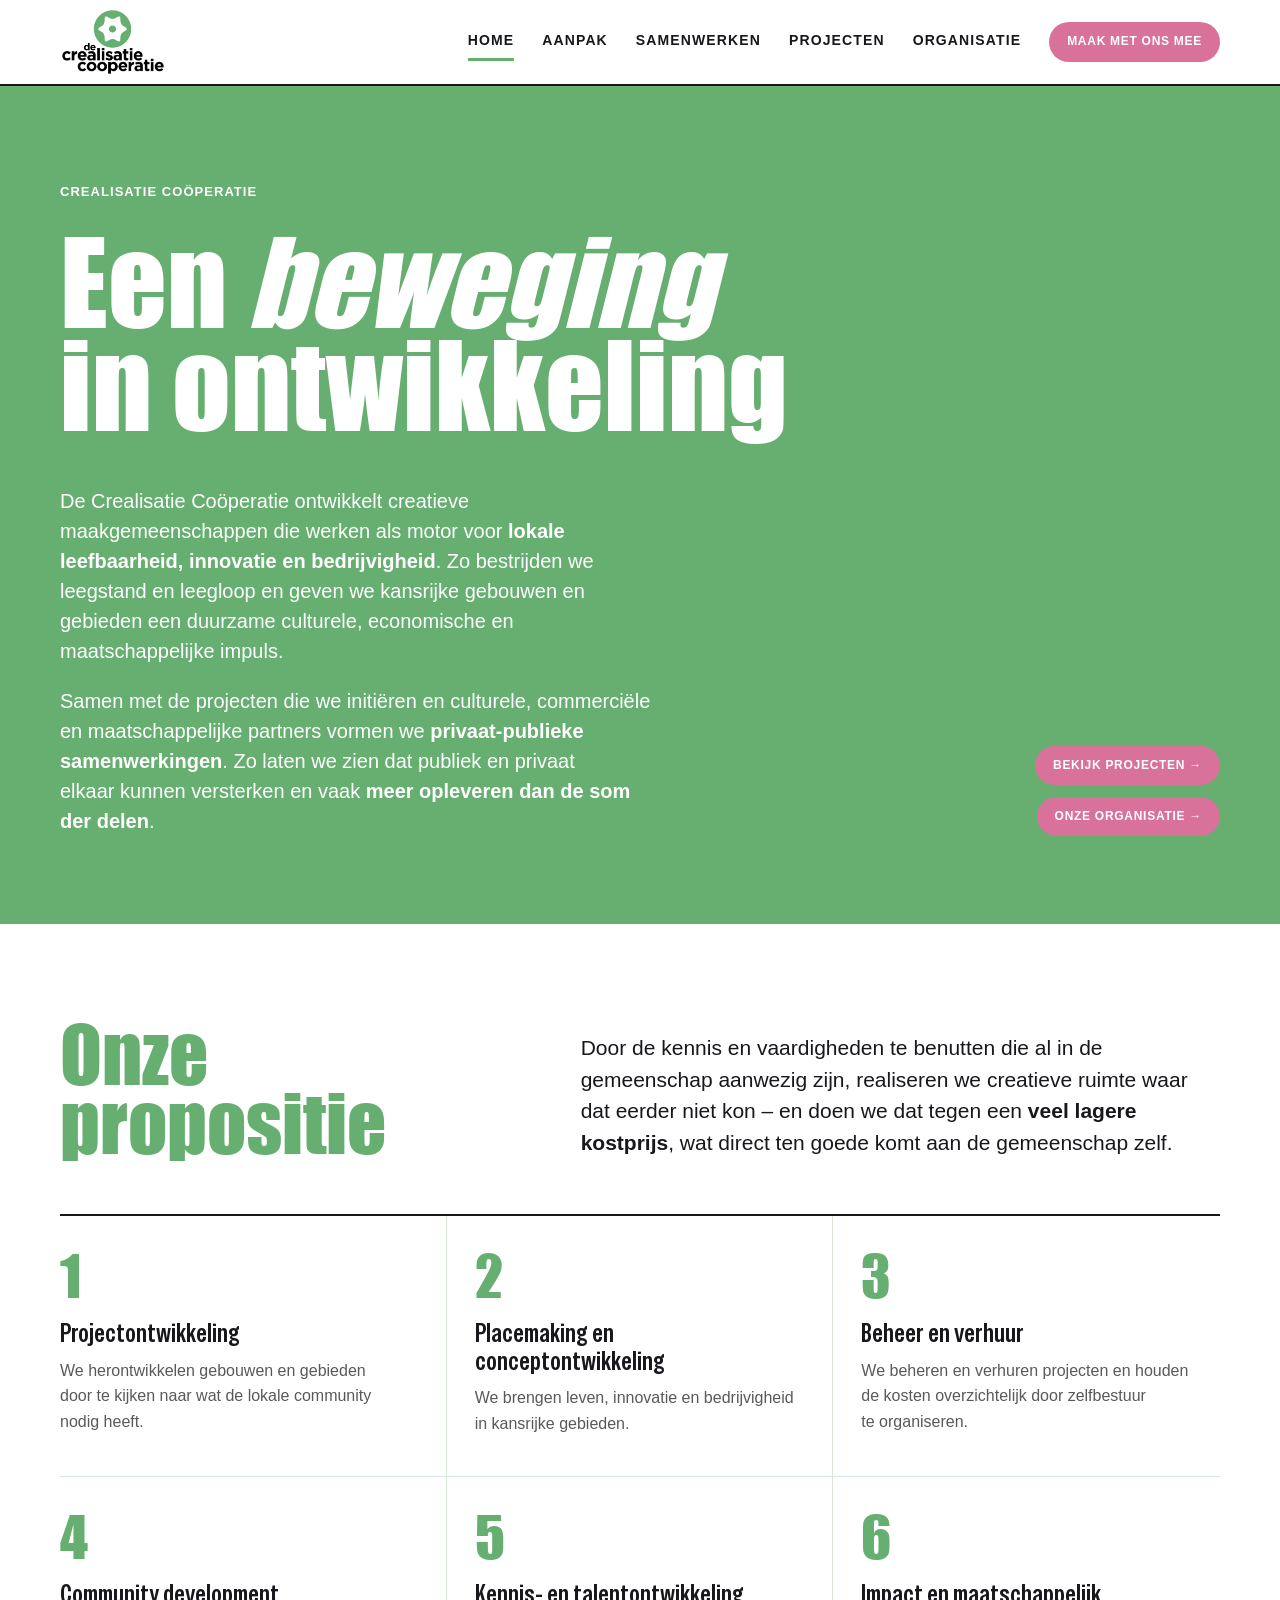
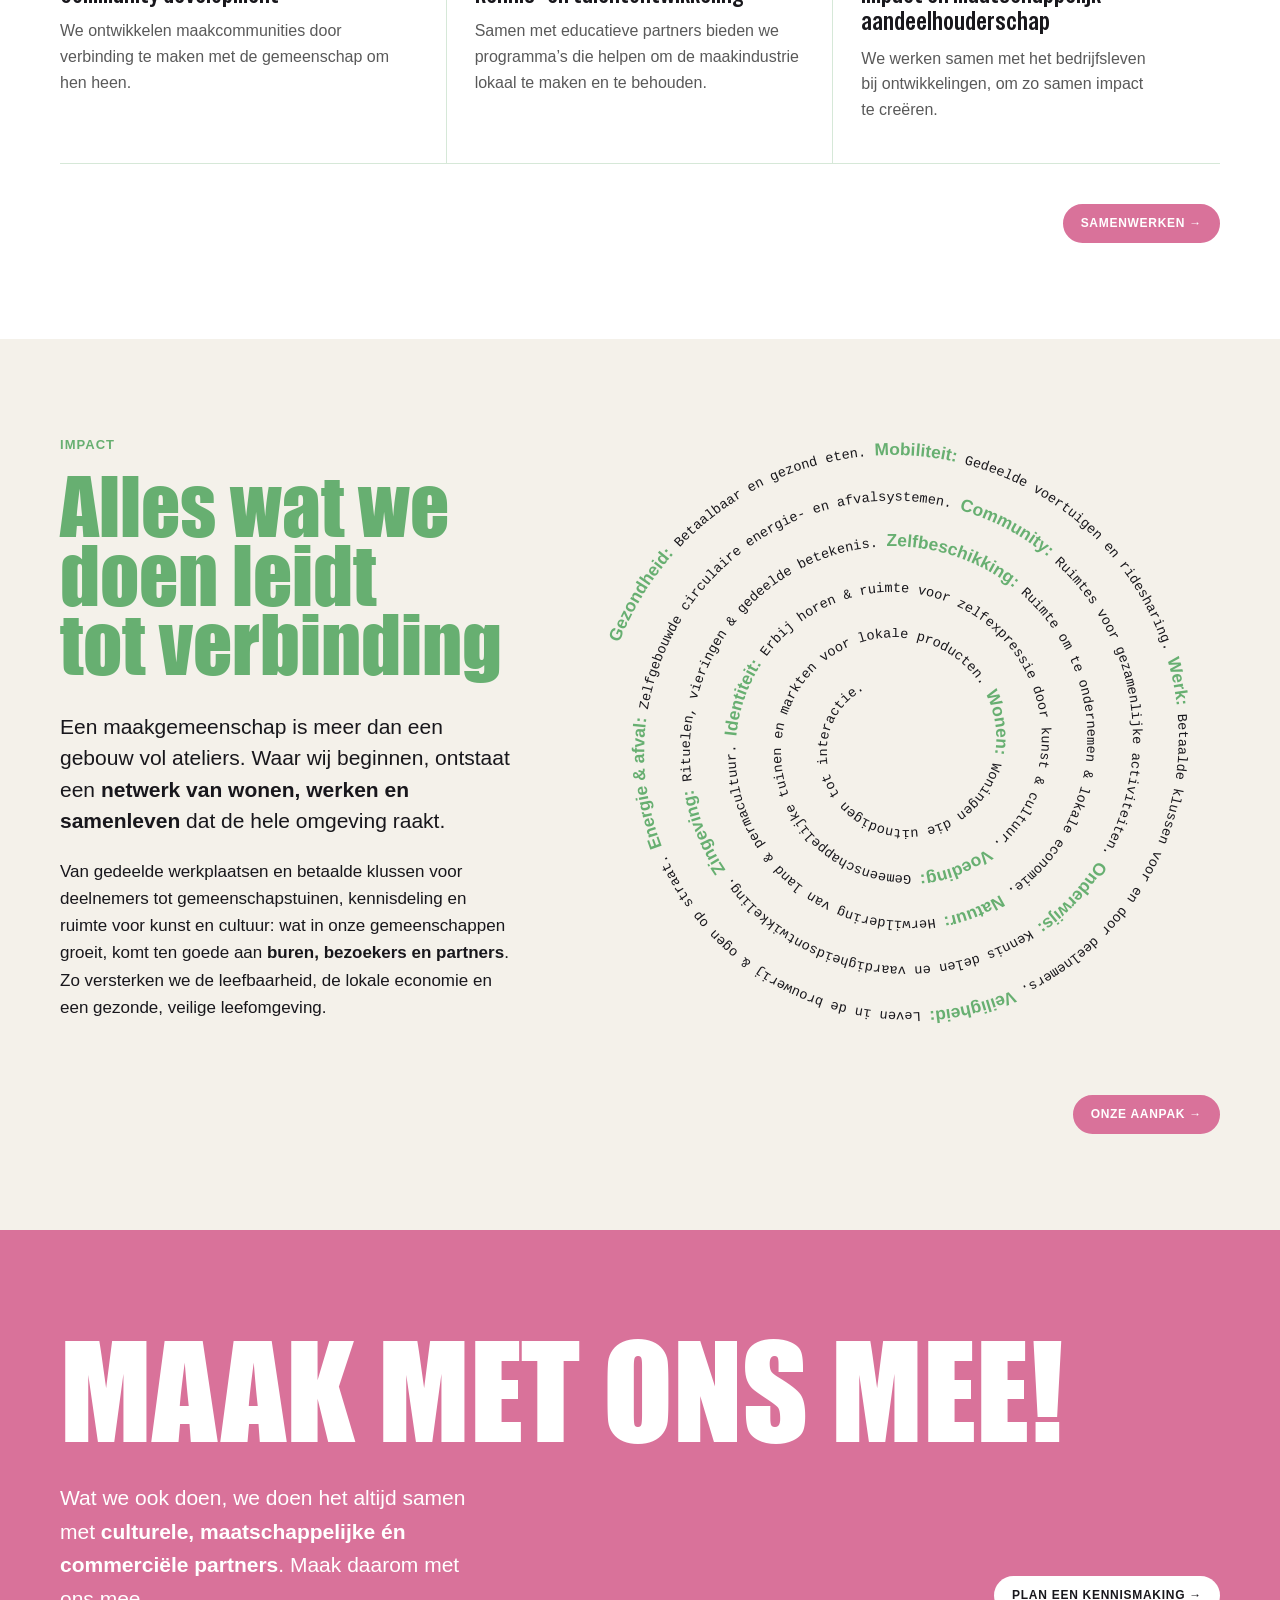
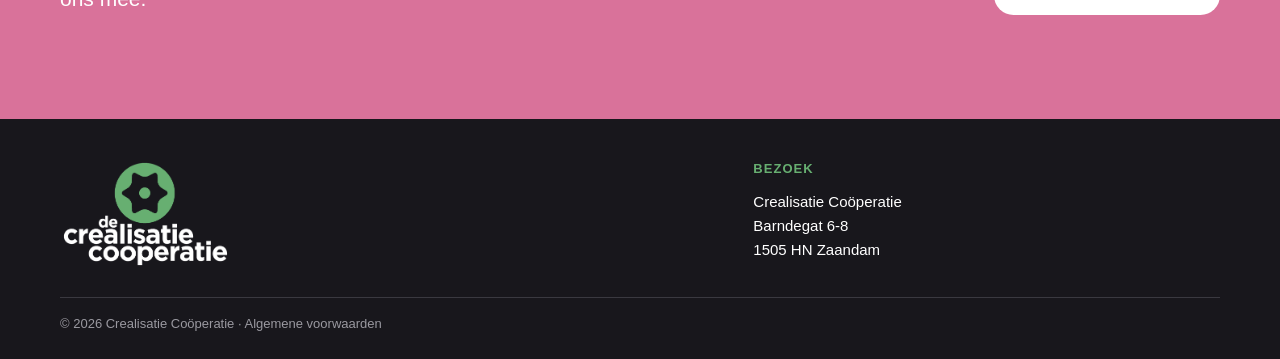
<file: index.html>
<!DOCTYPE html>
<html lang="nl">
<head>
<meta charset="utf-8">
<meta name="viewport" content="width=device-width,initial-scale=1">
<title>Crealisatie Coöperatie | Een beweging in ontwikkeling</title>
<link rel="stylesheet" href="_ds/creaco-design-system/styles.css">
<script src="image-slot.js"></script>
<template id="__bundler_thumbnail" data-bg-color="#67AF71"><svg viewBox="0 0 1200 800" xmlns="http://www.w3.org/2000/svg"><rect width="1200" height="800" fill="#67AF71"/><text x="600" y="470" text-anchor="middle" font-family="Impact,sans-serif" font-size="260" fill="#fff">CreaCo</text></svg></template>
<style>
*{box-sizing:border-box}body{margin:0;background:#fff;color:#18171C;font-family:Arial,Arimo,sans-serif;font-size:17px;line-height:1.6}
a{color:#3F804A;text-decoration:none}a:hover{color:#18171C}
.wrap{max-width:1240px;margin:0 auto;padding:0 40px}
.disp{font-family:Impact,sans-serif;font-weight:400;line-height:.9;letter-spacing:0;margin:0;text-wrap:balance}
.sub{font-family:'Special Gothic Condensed One',sans-serif;font-weight:400;font-size:26px;line-height:1.05;margin:0}
.lbl{font-weight:700;font-size:13px;letter-spacing:.08em;text-transform:uppercase}
p{margin:0 0 1em;text-wrap:pretty}
.note{display:inline-block;background:#D9729A;color:#fff;font-size:13px;font-weight:700;padding:3px 10px;border-radius:999px;margin:4px 0}
.x{background:#D9729A;color:#fff;padding:0 6px;border-radius:999px;font-weight:700;font-size:.85em}
.opt{opacity:.55}
.btn{display:inline-flex;align-items:center;gap:8px;font-weight:700;font-size:12px;letter-spacing:.06em;text-transform:uppercase;padding:8px 16px;border-radius:999px;border:2px solid transparent;cursor:pointer;white-space:nowrap;flex-shrink:0;transition:background .15s cubic-bezier(.2,.8,.2,1)}
.btn-pink{background:#D9729A;color:#fff}.btn-pink:hover{background:#B85580;color:#fff}
.btn-out{background:#D9729A;border-color:#D9729A;color:#fff}.btn-out:hover{background:#B85580;border-color:#B85580;color:#fff}
.btn-white{background:#fff;color:#18171C}.btn-white:hover{background:#18171C;color:#fff}
/* header */
header{position:sticky;top:0;z-index:10;background:#fff;border-bottom:2px solid #18171C}
header .wrap{display:flex;align-items:center;justify-content:space-between;gap:24px;height:84px}
header img{height:68px;display:block}
nav{display:flex;gap:28px;align-items:center}
nav a{color:#18171C;font-weight:700;font-size:14px;letter-spacing:.08em;text-transform:uppercase;padding:6px 0;border-bottom:3px solid transparent}
nav a:hover{color:#3F804A}nav a.on{border-color:#67AF71}
.page{display:none}.page.on{display:block}
/* hero */
.hero{background:#67AF71;color:#fff;padding:96px 0 88px}
.hero .disp{font-size:clamp(48px,9vw,140px);max-width:none}
.hero-grid{display:grid;grid-template-columns:minmax(0,1.2fr) minmax(0,1fr);gap:56px;align-items:end;margin-top:48px}
.hero-grid p{font-size:20px;line-height:1.5}
.hero .lbl{color:#fff;opacity:1}
section.blk{padding:96px 0}
.split{display:grid;grid-template-columns:minmax(0,1fr) minmax(0,1.4fr);gap:64px}
.h2{font-size:clamp(48px,6vw,84px);color:#67AF71}
.rule{border-top:1px solid #67AF71;padding-top:14px;margin-bottom:40px;color:#67AF71}
.lead{font-size:21px;line-height:1.5}
/* propositie */
.props{display:grid;grid-template-columns:repeat(3,minmax(0,1fr));gap:0;border-top:2px solid #18171C;margin-top:56px}
.prop{padding:32px 28px 40px 0;border-bottom:1px solid #D6E8D8}
.prop:not(:nth-child(3n)){border-right:1px solid #D6E8D8;margin-right:0}
.prop:nth-child(3n+2),.prop:nth-child(3n){padding-left:28px}
.prop .num{font-family:Impact,sans-serif;font-size:56px;line-height:1;color:#67AF71;display:block;margin-bottom:16px}
.prop .sub{margin-bottom:10px}.prop p{color:#595959;font-size:16px;margin:0}
/* radicaal normaal */
.paper{background:#F4F1EA}
.steps{list-style:none;margin:40px 0 0;padding:0;counter-reset:s}
.steps li{counter-increment:s;display:grid;grid-template-columns:72px 1fr;align-items:baseline;border-top:1px solid #18171C;padding:14px 0;font-family:'Special Gothic Condensed One',sans-serif;font-size:32px;line-height:1.1}
.steps li::before{content:counter(s);font-family:Impact,sans-serif;font-size:40px;color:#67AF71}
.steps li.last{color:#D9729A;border-top:3px solid #D9729A}.steps li.last::before{content:"→";color:#D9729A}
/* projecten cards */
.cards{display:grid;grid-template-columns:repeat(2,minmax(0,1fr));gap:40px;margin-top:48px}
.card{display:block;color:#18171C}
.card .img{aspect-ratio:4/3;position:relative;background:#D6E8D8}
.card .meta{display:flex;justify-content:space-between;align-items:center;gap:16px;border-bottom:2px solid #18171C;padding:16px 0}
.card .sub{font-size:30px}.card .arrow{font-size:28px;color:#67AF71;transition:transform .15s}
.card:hover .arrow{transform:translateX(6px)}.card:hover{color:#18171C}
/* cta */
.cta{background:#D9729A;color:#fff;padding:104px 0}
.cta .disp{font-size:clamp(64px,10vw,140px);text-transform:uppercase}
.cta-row{display:flex;justify-content:space-between;align-items:end;gap:40px;flex-wrap:wrap;margin-top:32px}
.cta p{font-size:21px;max-width:36ch;margin:0}
.cta-row img{height:110px}
/* footer */
footer{background:#18171C;color:#fff;padding:40px 0 24px;font-size:15px}
footer .grid{display:grid;grid-template-columns:minmax(0,1.4fr) minmax(0,1fr);gap:40px}
footer img{height:110px;width:auto;max-width:100%;display:block}footer a{color:#fff}footer a:hover{color:#67AF71}
footer .lbl{color:#67AF71;display:block;margin-bottom:10px}
footer .small{margin-top:28px;padding-top:16px;border-top:1px solid #3a3940;color:#9a99a0;font-size:13px}
/* page header */
.phead{padding:88px 0 0}.phead+section.blk{padding-top:48px}.phead+.wrap>.proj:first-child{padding-top:48px}
.phead .disp{font-size:clamp(72px,11vw,160px);color:#67AF71}
.crumb{display:flex;align-items:center;gap:10px;margin-bottom:28px;font-size:14px;color:#595959}
.crumb::before{content:"";width:10px;height:10px;border-radius:50%;background:#67AF71}
/* project detail */
.proj{display:grid;grid-template-columns:minmax(0,1fr) minmax(0,1fr);gap:64px;padding:88px 0;border-bottom:1px solid #D6E8D8;align-items:start}
.proj:nth-child(even) .pimg{order:2}
.pimg{aspect-ratio:4/5;position:relative;position:sticky;top:120px}
.proj .disp{font-size:clamp(44px,5vw,72px);color:#67AF71;margin:16px 0 28px}
.facts{display:flex;gap:10px;flex-wrap:wrap;margin-bottom:28px}
.facts span{border:2px solid #18171C;border-radius:999px;padding:4px 14px;font-weight:700;font-size:13px;letter-spacing:.06em;text-transform:uppercase}
.proj p{color:#3a3940}
/* org */
.flow{margin-top:56px;display:grid;gap:0}
.flow-top{display:grid;grid-template-columns:repeat(4,minmax(0,1fr));gap:16px}
.ent{border:2px solid #18171C;padding:22px 20px 24px;background:#fff}
.ent .sub{font-size:24px;margin-bottom:8px}.ent p{font-size:15px;color:#595959;margin:0}
.io{font-family:Arial,sans-serif;font-size:11px;font-weight:700;letter-spacing:.08em;text-transform:uppercase;background:#F4F1EA;padding:2px 8px;border-radius:999px;vertical-align:middle;margin-left:4px}
.conn{height:48px;display:grid;grid-template-columns:repeat(4,1fr);position:relative}
.conn span{border-right:2px dashed #18171C;width:50%}
.conn.one{grid-template-columns:1fr}.conn.one span{width:50%}
.ent.mid{background:#67AF71;border-color:#67AF71;color:#fff;display:grid;grid-template-columns:minmax(0,1fr) minmax(0,1.3fr);gap:32px;align-items:center;padding:32px}
.ent.mid .sub{font-size:36px}.ent.mid p{color:#fff;font-size:16px}
.ent.deep{background:#3F804A;border-color:#3F804A;color:#fff;padding:32px}
.ent.deep p{color:#fff;font-size:16px}
.mg{display:grid;grid-template-columns:repeat(2,minmax(0,1fr));gap:12px;margin-top:24px}
.mg div{border:2px dashed #fff;padding:14px 16px;font-family:'Special Gothic Condensed One',sans-serif;font-size:22px}
.team{display:grid;grid-template-columns:repeat(4,minmax(0,1fr));gap:40px 28px;margin-top:48px}
.person .ph{aspect-ratio:1;position:relative;margin-bottom:16px;background:#D6E8D8}
.person .credit{position:absolute;right:0;bottom:0;background:#18171C;color:#fff;font-size:11px;line-height:1;padding:4px 6px}
.person .sub{font-size:26px}.person .role{color:#67AF71;margin:4px 0 10px;display:block}
.person p{font-size:15px;color:#595959}
.grp{margin-top:72px}

/* varianten */
.vbar{display:flex;align-items:center;gap:8px;justify-content:flex-end;margin:-56px 0 24px}
.vbar .lbl{color:#D9729A}
.vbar button{font:700 12px Arial,sans-serif;letter-spacing:.08em;text-transform:uppercase;border:2px solid #D9729A;color:#D9729A;background:#fff;border-radius:999px;padding:4px 12px;cursor:pointer}
.vbar button.on{background:#D9729A;color:#fff}
.vr{display:none}.vr.on{display:block}
.cols{display:grid;gap:0;border-top:2px solid #18171C;margin-top:48px}
.cols>div{padding:28px 24px 32px 0}
.cols>div+div{padding-left:24px;border-left:1px solid #D6E8D8}
.cols .num{font-family:Impact,sans-serif;font-size:48px;line-height:1;color:#67AF71;display:block;margin-bottom:14px}
.cols .sub{margin-bottom:10px}.cols p,.cols li{color:#595959;font-size:16px}
.cols p,.cols li,.cols .sub{hyphens:auto;overflow-wrap:anywhere}
@media (max-width:1100px){.cols[style*="repeat(6"],.cols[style*="repeat(5"]{grid-template-columns:repeat(3,minmax(0,1fr))!important}.cols[style*="repeat(6"]>div:nth-child(3n+1),.cols[style*="repeat(5"]>div:nth-child(3n+1){padding-left:0;border-left:0}.cols[style*="repeat(6"]>div:nth-child(n+4),.cols[style*="repeat(5"]>div:nth-child(n+4){border-top:1px solid #D6E8D8}.fields{grid-template-columns:repeat(3,minmax(0,1fr))!important}}
.cols ul{margin:0;padding:0;list-style:none}.cols li{padding:6px 0;border-top:1px solid #D6E8D8;line-height:1.4}
.rows{margin-top:48px}
.rows>div{display:grid;grid-template-columns:72px minmax(0,1fr) minmax(0,1.5fr);gap:24px;align-items:baseline;border-top:1px solid #18171C;padding:22px 0}
.rows .num{font-family:Impact,sans-serif;font-size:40px;line-height:1;color:#67AF71}
.rows p{margin:0;color:#3a3940}
.pill{display:inline-block;border:2px solid #18171C;border-radius:999px;padding:3px 12px;font-weight:700;font-size:12px;letter-spacing:.06em;text-transform:uppercase;margin-top:12px}
.fields{display:grid;grid-template-columns:repeat(6,minmax(0,1fr));margin-top:48px}
.fields>div{padding:28px 20px 32px;min-height:260px;display:flex;flex-direction:column;gap:10px}
.fields .num{font-family:Impact,sans-serif;font-size:56px;line-height:1}
.fields p{margin:0;font-size:15px;line-height:1.45}
.fields p,.fields .sub{hyphens:auto;overflow-wrap:anywhere}
.box{border:2px solid #18171C;padding:28px 24px 32px;background:#fff}
.box .sub{margin-bottom:14px}.box .sub+.lbl{margin-top:0}.box .lbl{color:#67AF71;display:block;margin:16px 0 4px}.box p{margin:0;font-size:16px;color:#3a3940}
#sec-6 .box .lbl,#sec-6 .box p{color:inherit}
.tbl{width:100%;border-collapse:collapse;margin-top:48px;font-size:16px}
.tbl th{text-align:left;color:#67AF71;font-size:13px;letter-spacing:.08em;text-transform:uppercase;padding:0 20px 12px 0;border-bottom:2px solid #18171C}
.tbl td{vertical-align:top;padding:22px 20px 22px 0;border-bottom:1px solid #D6E8D8;color:#3a3940}
.tbl td:first-child{font-family:'Special Gothic Condensed One',sans-serif;font-size:26px;line-height:1.05;color:#18171C;width:24%}
.chart{display:grid;grid-template-columns:repeat(3,minmax(0,1fr));gap:24px;height:300px;border-left:2px solid #18171C;border-bottom:2px solid #18171C;padding:0 24px;align-items:end;position:relative}
.chart .bar{display:flex;flex-direction:column;height:100%}
.chart .bar div{display:flex;align-items:center;justify-content:center;text-align:center;font-weight:700;font-size:12px;letter-spacing:.08em;text-transform:uppercase;padding:6px}
.big-slogan{font-family:Impact,sans-serif;font-size:clamp(72px,10vw,150px);line-height:.98;margin:0}
@media (max-width:900px){.cols{grid-template-columns:1fr!important}.cols>div+div{padding-left:0;border-left:0;border-top:1px solid #D6E8D8}.rows>div{grid-template-columns:48px 1fr}.rows>div>p{grid-column:2}.fields{grid-template-columns:1fr 1fr}.vbar{margin-top:0}.tbl td:first-child{width:auto}}
@media (max-width:1100px){nav .btn{display:none}.team{grid-template-columns:repeat(2,minmax(0,1fr))}}
@media (max-width:900px){.wrap{padding:0 22px}.hero-grid,.split,.proj,.ent.mid{grid-template-columns:1fr;gap:28px}.props{grid-template-columns:1fr}.prop{border-right:0!important;padding-left:0!important}.cards{grid-template-columns:1fr}.flow-top,.mg{grid-template-columns:1fr 1fr}.conn{display:none}.flow{gap:16px}.team{grid-template-columns:1fr 1fr}.proj:nth-child(even) .pimg{order:0}.pimg{position:relative;top:0}nav{gap:16px}nav .btn{display:none}footer .grid{grid-template-columns:1fr}}
/* spiraal aanpak */
.aanpak-intro .spiraal{width:100%}
@media (min-width:1000px){.aanpak-intro{align-items:start!important}.aanpak-intro .spiraal{--down:calc(1.8 * clamp(48px,6vw,84px));width:calc(100% + 30px);max-width:none;align-self:start;margin:var(--down) -30px -30px 0}}
@media (min-width:1380px){.aanpak-intro .spiraal{--ext:min(300px,calc((100vw - 1160px)/2 - 24px));width:calc(100% - 30px + var(--ext));margin:calc(var(--down) + 17px) calc(-1 * var(--ext)) -50px 30px}}
/* mobiel menu */
header{position:sticky}
.menu-toggle{display:none;background:none;border:2px solid #18171C;width:48px;height:44px;padding:0;cursor:pointer;flex-direction:column;align-items:center;justify-content:center;gap:5px}
.menu-toggle span{display:block;width:22px;height:3px;background:#18171C;transition:transform .2s cubic-bezier(.2,.8,.2,1),opacity .2s}
.menu-toggle:focus-visible{outline:none;box-shadow:0 0 0 3px #9CCBA2}
header.open .menu-toggle span:nth-child(1){transform:translateY(8px) rotate(45deg)}
header.open .menu-toggle span:nth-child(2){opacity:0}
header.open .menu-toggle span:nth-child(3){transform:translateY(-8px) rotate(-45deg)}
@media (max-width:900px){
header .wrap{height:72px}header img{height:56px}
.menu-toggle{display:flex}
nav{display:none;position:absolute;top:100%;left:0;right:0;flex-direction:column;align-items:stretch;gap:0;background:#fff;border-bottom:2px solid #18171C;padding:8px 22px 22px;max-height:calc(100vh - 74px);overflow-y:auto}
header.open nav{display:flex}
nav a{padding:14px 0;font-size:15px;border-bottom:1px solid #D6E8D8}
nav a.on{border-color:#D6E8D8;color:#3F804A;box-shadow:inset 4px 0 0 #67AF71;padding-left:14px}
nav .btn{display:block;margin-top:18px;text-align:center;border-bottom:0}
}
</style>
</head>
<body>
<header><div class="wrap">
<a href="#home" data-go="home"><img src="assets/logo-stacked-green-black.png" alt="Crealisatie Coöperatie"></a>
<nav id="hoofdmenu" aria-label="Hoofdmenu"><a href="#home" data-go="home">Home</a><a href="#aanpak" data-go="aanpak">Aanpak</a><a href="#samenwerken" data-go="samenwerken">Samenwerken</a><a href="#projecten" data-go="projecten">Projecten</a><a href="#organisatie" data-go="organisatie">Organisatie</a><a class="btn btn-pink" href="#kennismaken" data-go="home" data-anchor="kennismaken">Maak met ons mee</a></nav>
<button class="menu-toggle" type="button" aria-label="Menu openen" aria-expanded="false" aria-controls="hoofdmenu"><span aria-hidden="true"></span><span aria-hidden="true"></span><span aria-hidden="true"></span></button>
</div></header>

<main>
<!-- HOME -->
<div class="page" id="p-home" data-screen-label="01 Home">
<section class="hero"><div class="wrap">
<div class="lbl" style="margin-bottom:28px">Crealisatie Coöperatie</div>
<h1 class="disp"><span style="white-space:nowrap">Een <em>beweging</em></span><br><span style="white-space:nowrap">in ontwikkeling</span></h1>
<div class="hero-grid">
<div><p>De Crealisatie Coöperatie ontwikkelt creatieve maakgemeenschappen die werken als motor voor <strong>lokale leefbaarheid, innovatie en bedrijvigheid</strong>. Zo bestrijden we leegstand en leegloop en geven we kansrijke gebouwen en gebieden een duurzame culturele, economische en maatschappelijke impuls.</p>
<p style="margin:0">Samen met de projecten die we initiëren en culturele, commerciële en maatschappelijke partners vormen we <strong>privaat-publieke samenwerkingen</strong>. Zo laten we zien dat publiek en privaat elkaar kunnen versterken en vaak <strong>meer opleveren dan de som der delen</strong>.</p></div>
<div style="display:flex;flex-direction:column;align-items:flex-end;gap:12px"><a class="btn btn-pink" href="#projecten" data-go="projecten">Bekijk projecten →</a><a class="btn btn-pink" href="#organisatie" data-go="organisatie">Onze organisatie →</a></div>
</div>
</div></section>



<section class="blk"><div class="wrap">
<div class="split" style="align-items:end">
<h2 class="disp h2">Onze propositie</h2>
<p class="lead" style="margin:0">Door de kennis en vaardigheden te benutten die al in de gemeenschap aanwezig zijn, realiseren we creatieve ruimte waar dat eerder niet kon – en doen we dat tegen een <strong>veel lagere kostprijs</strong>, wat direct ten goede komt aan de gemeenschap zelf.</p>
</div>
<div class="props">
<div class="prop"><span class="num">1</span><h3 class="sub">Projectontwikkeling</h3><p>We herontwikkelen gebouwen en gebieden door te kijken naar wat de lokale community nodig heeft.</p></div>
<div class="prop"><span class="num">2</span><h3 class="sub">Placemaking en conceptontwikkeling</h3><p>We brengen leven, innovatie en bedrijvigheid in kansrijke gebieden.</p></div>
<div class="prop"><span class="num">3</span><h3 class="sub">Beheer en verhuur</h3><p>We beheren en verhuren projecten en houden de kosten overzichtelijk door zelfbestuur te organiseren.</p></div>
<div class="prop"><span class="num">4</span><h3 class="sub">Community development</h3><p>We ontwikkelen maakcommunities door verbinding te maken met de gemeenschap om hen heen.</p></div>
<div class="prop"><span class="num">5</span><h3 class="sub">Kennis- en talentontwikkeling</h3><p>Samen met educatieve partners bieden we programma’s die helpen om de maakindustrie lokaal te maken en te behouden.</p></div>
<div class="prop"><span class="num">6</span><h3 class="sub">Impact en maatschappelijk aandeelhouderschap</h3><p>We werken samen met het bedrijfsleven bij ontwikkelingen, om zo samen impact te creëren.</p></div>
</div>

<div style="display:flex;justify-content:flex-end;margin-top:40px"><a class="btn btn-out" href="#samenwerken" data-go="samenwerken">Samenwerken →</a></div>
</div></section>

<section class="blk paper"><div class="wrap">
<div class="split" style="align-items:start;margin-top:0">
<div>
<div class="lbl" style="color:#67AF71;margin-bottom:16px">Impact</div><h2 class="disp h2">Alles wat we doen leidt tot verbinding</h2>
<p class="lead" style="margin-top:32px">Een maakgemeenschap is meer dan een gebouw vol ateliers. Waar wij beginnen, ontstaat een <strong>netwerk van wonen, werken en samenleven</strong> dat de hele omgeving raakt.</p>
<p>Van gedeelde werkplaatsen en betaalde klussen voor deelnemers tot gemeenschapstuinen, kennisdeling en ruimte voor kunst en cultuur: wat in onze gemeenschappen groeit, komt ten goede aan <strong>buren, bezoekers en partners</strong>. Zo versterken we de leefbaarheid, de lokale economie en een gezonde, veilige leefomgeving.</p>
</div>
<svg class="samen" viewBox="0 0 1000 1000" role="img" aria-labelledby="samen-t" style="width:100%;max-width:620px;height:auto;display:block;margin:0 auto">
<title id="samen-t">Alles draait om samen: gezondheid: betaalbaar en gezond eten, mobiliteit: gedeelde voertuigen en ridesharing, werk: betaalde klussen voor en door deelnemers, veiligheid: leven in de brouwerij &amp; ogen op straat, energie &amp; afval: zelfgebouwde circulaire energie- en afvalsystemen, community: ruimtes voor gezamenlijke activiteiten, onderwijs: kennis delen en vaardigheidsontwikkeling, zingeving: rituelen, vieringen &amp; gedeelde betekenis, zelfbeschikking: ruimte om te ondernemen &amp; lokale economie, natuur: herwildering van land &amp; permacultuur, identiteit: erbij horen &amp; ruimte voor zelfexpressie door kunst &amp; cultuur, voeding: gemeenschappelijke tuinen en markten voor lokale producten, wonen: woningen die uitnodigen tot interactie</title>
<style>.samen text{font-size:22px}.samen .k{font-family:Arial,Arimo,sans-serif;font-weight:700;font-size:28px;fill:#67AF71}.samen .v{font-family:'Courier New',Courier,monospace;fill:#18171C}</style>
<path id="samen-pad" d="M47.1,335.1 L50.7,326.2 L54.5,317.2 L58.5,308.4 L62.6,299.7 L67.0,291.0 L71.5,282.5 L76.1,274.0 L81.0,265.7 L86.0,257.4 L91.1,249.2 L96.4,241.2 L101.9,233.3 L107.6,225.5 L113.4,217.8 L119.3,210.2 L125.4,202.7 L131.6,195.4 L138.0,188.2 L144.5,181.2 L151.2,174.2 L158.0,167.5 L164.9,160.8 L171.9,154.3 L179.1,148.0 L186.4,141.8 L193.8,135.7 L201.3,129.8 L209.0,124.1 L216.7,118.5 L224.6,113.1 L232.6,107.8 L240.6,102.7 L248.8,97.8 L257.1,93.0 L265.4,88.4 L273.9,84.0 L282.4,79.7 L291.0,75.6 L299.6,71.7 L308.4,68.0 L317.2,64.5 L326.1,61.1 L335.0,57.9 L344.0,54.9 L353.1,52.1 L362.2,49.4 L371.3,47.0 L380.5,44.7 L389.8,42.6 L399.0,40.8 L408.3,39.0 L417.7,37.5 L427.0,36.2 L436.4,35.1 L445.8,34.1 L455.2,33.3 L464.6,32.8 L474.0,32.4 L483.4,32.2 L492.8,32.2 L502.2,32.4 L511.6,32.8 L521.0,33.3 L530.4,34.1 L539.7,35.0 L549.0,36.1 L558.3,37.4 L567.6,38.9 L576.8,40.6 L585.9,42.5 L595.1,44.5 L604.2,46.8 L613.2,49.2 L622.2,51.8 L631.1,54.6 L640.0,57.5 L648.7,60.6 L657.5,63.9 L666.1,67.4 L674.7,71.1 L683.2,74.9 L691.6,78.9 L699.9,83.0 L708.2,87.3 L716.3,91.8 L724.4,96.4 L732.3,101.2 L740.2,106.2 L747.9,111.3 L755.5,116.6 L763.1,122.0 L770.5,127.5 L777.8,133.2 L784.9,139.1 L792.0,145.0 L798.9,151.2 L805.7,157.4 L812.4,163.8 L818.9,170.3 L825.3,177.0 L831.6,183.7 L837.7,190.6 L843.6,197.6 L849.5,204.8 L855.2,212.0 L860.7,219.3 L866.1,226.8 L871.3,234.3 L876.4,242.0 L881.3,249.7 L886.0,257.6 L890.6,265.5 L895.1,273.5 L899.3,281.6 L903.4,289.8 L907.4,298.1 L911.1,306.4 L914.7,314.8 L918.1,323.3 L921.4,331.8 L924.5,340.4 L927.4,349.0 L930.1,357.7 L932.6,366.5 L935.0,375.3 L937.2,384.1 L939.2,393.0 L941.1,401.9 L942.7,410.8 L944.2,419.8 L945.5,428.7 L946.6,437.7 L947.5,446.8 L948.3,455.8 L948.8,464.8 L949.2,473.9 L949.4,482.9 L949.4,492.0 L949.2,501.0 L948.9,510.0 L948.4,519.0 L947.7,528.0 L946.8,537.0 L945.7,546.0 L944.5,554.9 L943.0,563.8 L941.4,572.6 L939.6,581.5 L937.7,590.2 L935.6,599.0 L933.3,607.6 L930.8,616.3 L928.1,624.8 L925.3,633.3 L922.3,641.8 L919.2,650.2 L915.8,658.5 L912.3,666.7 L908.7,674.9 L904.9,683.0 L900.9,691.0 L896.8,698.9 L892.5,706.7 L888.0,714.5 L883.4,722.1 L878.7,729.6 L873.8,737.1 L868.8,744.4 L863.6,751.6 L858.3,758.8 L852.8,765.8 L847.2,772.7 L841.5,779.4 L835.6,786.1 L829.6,792.6 L823.5,799.0 L817.2,805.3 L810.9,811.5 L804.4,817.5 L797.8,823.4 L791.1,829.1 L784.2,834.7 L777.3,840.2 L770.2,845.5 L763.1,850.7 L755.9,855.7 L748.5,860.6 L741.1,865.3 L733.6,869.9 L726.0,874.3 L718.3,878.6 L710.5,882.7 L702.7,886.6 L694.8,890.4 L686.8,894.0 L678.7,897.5 L670.6,900.8 L662.4,903.9 L654.2,906.9 L645.9,909.7 L637.5,912.3 L629.2,914.8 L620.7,917.0 L612.3,919.2 L603.7,921.1 L595.2,922.9 L586.6,924.5 L578.0,925.9 L569.4,927.1 L560.8,928.2 L552.1,929.1 L543.5,929.9 L534.8,930.4 L526.1,930.8 L517.5,931.0 L508.8,931.0 L500.1,930.9 L491.5,930.5 L482.8,930.1 L474.2,929.4 L465.6,928.5 L457.0,927.5 L448.4,926.3 L439.9,925.0 L431.4,923.5 L423.0,921.8 L414.5,919.9 L406.2,917.9 L397.8,915.7 L389.6,913.3 L381.3,910.8 L373.2,908.1 L365.1,905.2 L357.0,902.2 L349.1,899.0 L341.2,895.7 L333.3,892.2 L325.6,888.6 L317.9,884.8 L310.3,880.8 L302.8,876.7 L295.4,872.5 L288.0,868.1 L280.8,863.5 L273.7,858.9 L266.6,854.0 L259.7,849.1 L252.9,844.0 L246.1,838.8 L239.5,833.4 L233.0,827.9 L226.6,822.3 L220.4,816.6 L214.2,810.7 L208.2,804.7 L202.3,798.6 L196.5,792.4 L190.9,786.1 L185.4,779.7 L180.0,773.1 L174.7,766.5 L169.6,759.8 L164.7,752.9 L159.8,746.0 L155.1,739.0 L150.6,731.9 L146.2,724.7 L142.0,717.4 L137.9,710.0 L133.9,702.6 L130.1,695.1 L126.5,687.5 L123.0,679.8 L119.7,672.1 L116.5,664.4 L113.5,656.5 L110.7,648.6 L108.0,640.7 L105.5,632.7 L103.1,624.7 L100.9,616.6 L98.9,608.5 L97.0,600.4 L95.3,592.2 L93.7,584.0 L92.4,575.8 L91.2,567.5 L90.1,559.2 L89.2,551.0 L88.5,542.7 L88.0,534.4 L87.6,526.1 L87.4,517.8 L87.4,509.5 L87.5,501.2 L87.8,492.9 L88.3,484.6 L88.9,476.3 L89.7,468.1 L90.7,459.9 L91.8,451.7 L93.1,443.5 L94.5,435.4 L96.1,427.3 L97.9,419.2 L99.8,411.2 L101.9,403.2 L104.2,395.3 L106.6,387.4 L109.2,379.6 L111.9,371.9 L114.8,364.2 L117.8,356.5 L121.0,349.0 L124.3,341.5 L127.8,334.0 L131.4,326.7 L135.2,319.4 L139.1,312.2 L143.1,305.1 L147.3,298.1 L151.7,291.2 L156.1,284.3 L160.7,277.6 L165.5,271.0 L170.3,264.4 L175.3,258.0 L180.5,251.6 L185.7,245.4 L191.1,239.3 L196.5,233.3 L202.1,227.4 L207.8,221.6 L213.7,216.0 L219.6,210.5 L225.6,205.0 L231.8,199.8 L238.0,194.6 L244.4,189.6 L250.8,184.7 L257.3,179.9 L264.0,175.3 L270.7,170.8 L277.5,166.5 L284.3,162.3 L291.3,158.2 L298.3,154.3 L305.4,150.5 L312.6,146.9 L319.9,143.4 L327.2,140.0 L334.5,136.9 L342.0,133.8 L349.4,130.9 L357.0,128.2 L364.6,125.6 L372.2,123.2 L379.9,120.9 L387.6,118.8 L395.3,116.9 L403.1,115.1 L410.9,113.4 L418.8,111.9 L426.6,110.6 L434.5,109.5 L442.4,108.5 L450.3,107.6 L458.2,106.9 L466.2,106.4 L474.1,106.0 L482.0,105.8 L490.0,105.8 L497.9,105.9 L505.8,106.2 L513.7,106.6 L521.6,107.2 L529.5,107.9 L537.4,108.8 L545.2,109.9 L553.0,111.1 L560.8,112.5 L568.5,114.0 L576.2,115.7 L583.9,117.6 L591.5,119.6 L599.0,121.7 L606.6,124.0 L614.0,126.4 L621.5,129.0 L628.8,131.8 L636.1,134.7 L643.3,137.7 L650.5,140.9 L657.6,144.2 L664.6,147.6 L671.6,151.2 L678.4,154.9 L685.2,158.8 L691.9,162.8 L698.5,166.9 L705.1,171.2 L711.5,175.6 L717.9,180.1 L724.1,184.7 L730.3,189.5 L736.3,194.4 L742.3,199.4 L748.1,204.5 L753.8,209.7 L759.5,215.0 L765.0,220.5 L770.4,226.0 L775.7,231.7 L780.8,237.5 L785.9,243.3 L790.8,249.3 L795.6,255.3 L800.3,261.4 L804.8,267.7 L809.3,274.0 L813.5,280.4 L817.7,286.9 L821.7,293.4 L825.6,300.1 L829.4,306.8 L833.0,313.5 L836.4,320.4 L839.8,327.3 L843.0,334.3 L846.0,341.3 L848.9,348.4 L851.7,355.5 L854.3,362.7 L856.8,369.9 L859.1,377.2 L861.3,384.5 L863.3,391.9 L865.2,399.3 L866.9,406.7 L868.4,414.1 L869.9,421.6 L871.1,429.1 L872.3,436.6 L873.2,444.1 L874.0,451.7 L874.7,459.2 L875.2,466.8 L875.6,474.4 L875.8,481.9 L875.8,489.5 L875.7,497.1 L875.5,504.6 L875.1,512.2 L874.5,519.7 L873.8,527.2 L872.9,534.7 L871.9,542.1 L870.8,549.6 L869.5,557.0 L868.0,564.4 L866.4,571.7 L864.7,579.0 L862.8,586.3 L860.8,593.5 L858.6,600.7 L856.3,607.8 L853.8,614.8 L851.2,621.9 L848.4,628.8 L845.6,635.7 L842.5,642.5 L839.4,649.3 L836.1,656.0 L832.7,662.6 L829.2,669.2 L825.5,675.6 L821.7,682.0 L817.7,688.3 L813.7,694.6 L809.5,700.7 L805.2,706.8 L800.8,712.7 L796.3,718.6 L791.7,724.3 L786.9,730.0 L782.0,735.6 L777.1,741.1 L772.0,746.4 L766.8,751.7 L761.5,756.8 L756.1,761.9 L750.7,766.8 L745.1,771.6 L739.4,776.3 L733.7,780.9 L727.8,785.3 L721.9,789.7 L715.9,793.9 L709.8,798.0 L703.7,801.9 L697.4,805.8 L691.1,809.5 L684.7,813.0 L678.3,816.5 L671.8,819.8 L665.2,823.0 L658.6,826.0 L651.9,828.9 L645.1,831.7 L638.4,834.3 L631.5,836.8 L624.6,839.2 L617.7,841.4 L610.8,843.5 L603.8,845.4 L596.7,847.2 L589.7,848.8 L582.6,850.3 L575.5,851.7 L568.3,852.9 L561.2,854.0 L554.0,854.9 L546.9,855.7 L539.7,856.3 L532.5,856.8 L525.3,857.2 L518.1,857.4 L510.9,857.4 L503.7,857.3 L496.5,857.1 L489.3,856.7 L482.2,856.2 L475.0,855.5 L467.9,854.7 L460.8,853.8 L453.7,852.7 L446.7,851.5 L439.7,850.1 L432.7,848.6 L425.8,846.9 L418.9,845.1 L412.0,843.2 L405.2,841.1 L398.4,838.9 L391.7,836.6 L385.0,834.1 L378.4,831.5 L371.8,828.8 L365.3,825.9 L358.9,822.9 L352.5,819.8 L346.3,816.6 L340.0,813.2 L333.9,809.7 L327.8,806.1 L321.8,802.4 L315.9,798.5 L310.0,794.6 L304.3,790.5 L298.6,786.3 L293.0,782.0 L287.6,777.6 L282.2,773.1 L276.9,768.5 L271.7,763.8 L266.6,759.0 L261.6,754.0 L256.7,749.0 L251.9,743.9 L247.2,738.7 L242.6,733.4 L238.2,728.1 L233.8,722.6 L229.6,717.0 L225.5,711.4 L221.5,705.7 L217.6,699.9 L213.8,694.1 L210.2,688.2 L206.6,682.2 L203.2,676.1 L200.0,670.0 L196.8,663.8 L193.8,657.6 L190.9,651.3 L188.1,645.0 L185.5,638.6 L183.0,632.1 L180.6,625.6 L178.4,619.1 L176.3,612.5 L174.3,605.9 L172.4,599.3 L170.7,592.6 L169.2,585.9 L167.7,579.2 L166.4,572.5 L165.3,565.7 L164.3,558.9 L163.4,552.1 L162.6,545.3 L162.0,538.5 L161.6,531.7 L161.2,524.8 L161.0,518.0 L161.0,511.2 L161.1,504.4 L161.3,497.5 L161.6,490.7 L162.1,483.9 L162.7,477.2 L163.5,470.4 L164.4,463.7 L165.4,457.0 L166.6,450.3 L167.9,443.6 L169.3,437.0 L170.9,430.4 L172.6,423.9 L174.4,417.4 L176.4,410.9 L178.4,404.5 L180.7,398.1 L183.0,391.8 L185.5,385.5 L188.0,379.3 L190.7,373.1 L193.6,367.0 L196.5,361.0 L199.6,355.0 L202.8,349.1 L206.1,343.3 L209.5,337.5 L213.0,331.8 L216.7,326.2 L220.4,320.7 L224.3,315.2 L228.2,309.9 L232.3,304.6 L236.5,299.4 L240.7,294.3 L245.1,289.3 L249.6,284.3 L254.1,279.5 L258.8,274.8 L263.5,270.1 L268.4,265.6 L273.3,261.1 L278.3,256.8 L283.4,252.6 L288.6,248.4 L293.8,244.4 L299.1,240.5 L304.5,236.7 L310.0,233.0 L315.5,229.5 L321.1,226.0 L326.8,222.7 L332.5,219.5 L338.3,216.3 L344.2,213.4 L350.1,210.5 L356.0,207.8 L362.0,205.1 L368.1,202.6 L374.2,200.3 L380.3,198.0 L386.5,195.9 L392.7,193.9 L399.0,192.0 L405.3,190.3 L411.6,188.7 L417.9,187.2 L424.3,185.8 L430.7,184.6 L437.1,183.5 L443.5,182.5 L449.9,181.7 L456.3,181.0 L462.8,180.4 L469.2,179.9 L475.7,179.6 L482.2,179.4 L488.6,179.4 L495.1,179.4 L501.5,179.6 L508.0,180.0 L514.4,180.4 L520.8,181.0 L527.2,181.7 L533.5,182.6 L539.9,183.6 L546.2,184.7 L552.5,185.9 L558.8,187.2 L565.0,188.7 L571.2,190.3 L577.3,192.0 L583.4,193.9 L589.5,195.8 L595.5,197.9 L601.5,200.1 L607.5,202.5 L613.3,204.9 L619.1,207.4 L624.9,210.1 L630.6,212.9 L636.3,215.8 L641.8,218.8 L647.4,221.9 L652.8,225.1 L658.2,228.5 L663.5,231.9 L668.7,235.5 L673.9,239.1 L678.9,242.8 L683.9,246.7 L688.9,250.6 L693.7,254.6 L698.4,258.8 L703.1,263.0 L707.6,267.3 L712.1,271.7 L716.5,276.2 L720.8,280.7 L725.0,285.4 L729.1,290.1 L733.1,294.9 L737.0,299.8 L740.8,304.7 L744.5,309.8 L748.1,314.9 L751.5,320.0 L754.9,325.3 L758.2,330.5 L761.3,335.9 L764.4,341.3 L767.3,346.8 L770.1,352.3 L772.8,357.9 L775.4,363.5 L777.9,369.1 L780.3,374.8 L782.5,380.6 L784.6,386.4 L786.6,392.2 L788.5,398.1 L790.3,404.0 L791.9,409.9 L793.5,415.9 L794.9,421.8 L796.1,427.8 L797.3,433.8 L798.3,439.9 L799.3,445.9 L800.1,452.0 L800.7,458.1 L801.3,464.2 L801.7,470.2 L802.0,476.3 L802.2,482.4 L802.2,488.5 L802.2,494.6 L802.0,500.7 L801.7,506.7 L801.2,512.8 L800.7,518.8 L800.0,524.9 L799.2,530.9 L798.3,536.8 L797.3,542.8 L796.1,548.7 L794.8,554.6 L793.5,560.5 L792.0,566.3 L790.3,572.1 L788.6,577.9 L786.7,583.6 L784.8,589.3 L782.7,594.9 L780.5,600.5 L778.2,606.0 L775.8,611.5 L773.3,617.0 L770.7,622.3 L767.9,627.6 L765.1,632.9 L762.2,638.1 L759.1,643.2 L756.0,648.3 L752.8,653.3 L749.4,658.2 L746.0,663.1 L742.5,667.8 L738.9,672.5 L735.2,677.2 L731.4,681.7 L727.5,686.2 L723.5,690.6 L719.5,694.9 L715.3,699.1 L711.1,703.2 L706.8,707.2 L702.5,711.2 L698.0,715.0 L693.5,718.8 L688.9,722.5 L684.2,726.0 L679.5,729.5 L674.7,732.9 L669.9,736.2 L665.0,739.3 L660.0,742.4 L654.9,745.4 L649.9,748.2 L644.7,751.0 L639.5,753.6 L634.3,756.2 L629.0,758.6 L623.7,761.0 L618.3,763.2 L612.9,765.3 L607.5,767.3 L602.0,769.2 L596.5,770.9 L590.9,772.6 L585.4,774.2 L579.8,775.6 L574.2,776.9 L568.5,778.1 L562.9,779.2 L557.2,780.2 L551.5,781.0 L545.8,781.8 L540.1,782.4 L534.4,782.9 L528.7,783.3 L522.9,783.6 L517.2,783.8 L511.5,783.8 L505.8,783.8 L500.1,783.6 L494.4,783.3 L488.7,782.9 L483.0,782.4 L477.4,781.8 L471.7,781.0 L466.1,780.1 L460.5,779.2 L455.0,778.1 L449.4,776.9 L443.9,775.6 L438.4,774.2 L433.0,772.7 L427.6,771.0 L422.2,769.3 L416.9,767.5 L411.6,765.5 L406.4,763.4 L401.2,761.3 L396.0,759.0 L390.9,756.7 L385.9,754.2 L380.9,751.7 L376.0,749.0 L371.1,746.2 L366.3,743.4 L361.5,740.5 L356.8,737.4 L352.2,734.3 L347.7,731.1 L343.2,727.8 L338.8,724.4 L334.4,720.9 L330.2,717.4 L326.0,713.7 L321.9,710.0 L317.9,706.2 L313.9,702.3 L310.0,698.4 L306.3,694.3 L302.6,690.2 L298.9,686.1 L295.4,681.8 L292.0,677.5 L288.6,673.2 L285.4,668.7 L282.2,664.2 L279.2,659.7 L276.2,655.1 L273.3,650.4 L270.5,645.7 L267.9,640.9 L265.3,636.1 L262.8,631.3 L260.4,626.4 L258.1,621.4 L255.9,616.4 L253.9,611.4 L251.9,606.3 L250.0,601.2 L248.3,596.1 L246.6,591.0 L245.0,585.8 L243.6,580.5 L242.3,575.3 L241.0,570.1 L239.9,564.8 L238.9,559.5 L238.0,554.2 L237.2,548.8 L236.5,543.5 L235.9,538.2 L235.4,532.8 L235.0,527.5 L234.8,522.1 L234.6,516.8 L234.5,511.4 L234.6,506.1 L234.8,500.7 L235.1,495.4 L235.4,490.1 L235.9,484.8 L236.5,479.5 L237.2,474.2 L238.0,469.0 L238.9,463.8 L239.9,458.6 L241.1,453.4 L242.3,448.2 L243.6,443.1 L245.0,438.0 L246.6,433.0 L248.2,427.9 L249.9,423.0 L251.7,418.0 L253.6,413.1 L255.7,408.3 L257.8,403.5 L260.0,398.7 L262.3,394.0 L264.7,389.3 L267.2,384.7 L269.7,380.2 L272.4,375.7 L275.1,371.3 L278.0,366.9 L280.9,362.6 L283.9,358.3 L287.0,354.2 L290.2,350.0 L293.4,346.0 L296.7,342.0 L300.1,338.1 L303.6,334.3 L307.2,330.5 L310.8,326.8 L314.5,323.2 L318.2,319.7 L322.0,316.2 L325.9,312.9 L329.9,309.6 L333.9,306.4 L338.0,303.3 L342.1,300.2 L346.3,297.3 L350.6,294.4 L354.9,291.7 L359.2,289.0 L363.6,286.4 L368.0,283.9 L372.5,281.5 L377.1,279.2 L381.6,277.0 L386.3,274.8 L390.9,272.8 L395.6,270.9 L400.3,269.0 L405.1,267.3 L409.9,265.7 L414.7,264.1 L419.5,262.7 L424.4,261.3 L429.2,260.1 L434.1,258.9 L439.1,257.9 L444.0,256.9 L448.9,256.1 L453.9,255.3 L458.9,254.7 L463.8,254.1 L468.8,253.7 L473.8,253.4 L478.8,253.1 L483.8,253.0 L488.7,252.9 L493.7,253.0 L498.7,253.2 L503.6,253.4 L508.6,253.8 L513.5,254.2 L518.5,254.8 L523.4,255.4 L528.2,256.2 L533.1,257.0 L537.9,258.0 L542.8,259.0 L547.6,260.2 L552.3,261.4 L557.0,262.7 L561.7,264.2 L566.4,265.7 L571.0,267.3 L575.6,269.0 L580.2,270.8 L584.7,272.7 L589.2,274.6 L593.6,276.7 L598.0,278.8 L602.3,281.1 L606.6,283.4 L610.8,285.8 L615.0,288.2 L619.1,290.8 L623.1,293.4 L627.1,296.2 L631.1,298.9 L635.0,301.8 L638.8,304.8 L642.5,307.8 L646.2,310.9 L649.9,314.0 L653.4,317.3 L656.9,320.6 L660.3,323.9 L663.7,327.4 L666.9,330.9 L670.1,334.4 L673.3,338.0 L676.3,341.7 L679.3,345.4 L682.2,349.2 L685.0,353.1 L687.7,356.9 L690.4,360.9 L692.9,364.9 L695.4,368.9 L697.8,373.0 L700.1,377.1 L702.3,381.3 L704.5,385.5 L706.5,389.7 L708.5,394.0 L710.4,398.3 L712.2,402.7 L713.9,407.1 L715.5,411.5 L717.0,415.9 L718.4,420.4 L719.7,424.9 L721.0,429.4 L722.1,433.9 L723.2,438.4 L724.2,443.0 L725.0,447.6 L725.8,452.1 L726.5,456.7 L727.1,461.3 L727.6,465.9 L728.0,470.6 L728.3,475.2 L728.5,479.8 L728.6,484.4 L728.7,489.0 L728.6,493.6 L728.5,498.2 L728.2,502.8 L727.9,507.4 L727.4,512.0 L726.9,516.5 L726.3,521.0 L725.6,525.6 L724.8,530.1 L723.9,534.5 L723.0,539.0 L721.9,543.4 L720.8,547.8 L719.5,552.2 L718.2,556.5 L716.8,560.9 L715.3,565.1 L713.7,569.4 L712.1,573.6 L710.3,577.7 L708.5,581.9 L706.6,586.0 L704.6,590.0 L702.5,594.0 L700.4,597.9 L698.2,601.8 L695.9,605.7 L693.5,609.5 L691.1,613.2 L688.5,616.9 L686.0,620.6 L683.3,624.2 L680.6,627.7 L677.8,631.2 L674.9,634.6 L672.0,637.9 L669.0,641.2 L666.0,644.4 L662.9,647.5 L659.7,650.6 L656.5,653.6 L653.2,656.6 L649.8,659.5 L646.4,662.3 L643.0,665.0 L639.5,667.7 L635.9,670.2 L632.4,672.8 L628.7,675.2 L625.0,677.6 L621.3,679.8 L617.5,682.0 L613.7,684.2 L609.9,686.2 L606.0,688.2 L602.1,690.1 L598.1,691.9 L594.2,693.6 L590.1,695.2 L586.1,696.8 L582.0,698.3 L578.0,699.7 L573.8,701.0 L569.7,702.2 L565.6,703.3 L561.4,704.4 L557.2,705.3 L553.0,706.2 L548.8,707.0 L544.6,707.7 L540.3,708.3 L536.1,708.9 L531.9,709.3 L527.6,709.7 L523.4,710.0 L519.1,710.2 L514.9,710.3 L510.6,710.3 L506.4,710.2 L502.2,710.1 L497.9,709.8 L493.7,709.5 L489.5,709.1 L485.4,708.6 L481.2,708.1 L477.0,707.4 L472.9,706.7 L468.8,705.8 L464.7,704.9 L460.6,704.0 L456.6,702.9 L452.6,701.8 L448.6,700.5 L444.6,699.2 L440.7,697.9 L436.8,696.4 L432.9,694.9 L429.1,693.3 L425.3,691.6 L421.6,689.8 L417.9,688.0 L414.2,686.1 L410.6,684.1 L407.0,682.1 L403.5,679.9 L400.0,677.8 L396.6,675.5 L393.2,673.2 L389.8,670.8 L386.6,668.4 L383.3,665.9 L380.2,663.3 L377.1,660.7 L374.0,658.0 L371.0,655.2 L368.1,652.4 L365.2,649.6 L362.4,646.7 L359.6,643.7 L356.9,640.7 L354.3,637.6 L351.7,634.5 L349.2,631.3 L346.8,628.1 L344.4,624.9 L342.1,621.6 L339.9,618.2 L337.8,614.9 L335.7,611.4 L333.7,608.0 L331.7,604.5 L329.9,601.0 L328.1,597.4 L326.4,593.8 L324.7,590.2 L323.2,586.6 L321.7,582.9 L320.2,579.2 L318.9,575.5 L317.6,571.7 L316.5,568.0 L315.4,564.2 L314.3,560.4 L313.4,556.6 L312.5,552.7 L311.7,548.9 L311.0,545.1 L310.4,541.2 L309.8,537.3 L309.3,533.5 L308.9,529.6 L308.6,525.7 L308.4,521.8 L308.2,517.9 L308.1,514.1 L308.1,510.2 L308.2,506.3 L308.3,502.5 L308.5,498.6 L308.8,494.8 L309.2,490.9 L309.7,487.1 L310.2,483.3 L310.8,479.5 L311.5,475.8 L312.3,472.0 L313.1,468.3 L314.0,464.6 L315.0,460.9 L316.0,457.2 L317.1,453.6 L318.3,450.0 L319.6,446.4 L321.0,442.9 L322.4,439.4 L323.8,435.9 L325.4,432.4 L327.0,429.0 L328.7,425.7 L330.4,422.3 L332.2,419.0 L334.1,415.8 L336.0,412.6 L338.0,409.4 L340.1,406.3 L342.2,403.2 L344.4,400.2 L346.6,397.2 L348.9,394.3 L351.2,391.4 L353.6,388.6 L356.1,385.8 L358.6,383.1 L361.2,380.4 L363.8,377.8 L366.4,375.3 L369.1,372.8 L371.9,370.3 L374.7,368.0 L377.5,365.6 L380.4,363.4 L383.3,361.2 L386.3,359.0 L389.3,357.0 L392.3,355.0 L395.4,353.0 L398.5,351.1 L401.6,349.3 L404.8,347.6 L408.0,345.9 L411.3,344.3 L414.5,342.7 L417.8,341.3 L421.1,339.9 L424.5,338.5 L427.8,337.2 L431.2,336.0 L434.6,334.9 L438.0,333.9 L441.4,332.9 L444.9,331.9 L448.3,331.1 L451.8,330.3 L455.3,329.6 L458.8,329.0 L462.3,328.4 L465.8,327.9 L469.3,327.5 L472.8,327.1 L476.3,326.9 L479.8,326.7 L483.3,326.5 L486.8,326.5 L490.3,326.5 L493.8,326.5 L497.3,326.7 L500.8,326.9 L504.3,327.2 L507.8,327.6 L511.2,328.0 L514.6,328.5 L518.1,329.0 L521.5,329.7 L524.9,330.4 L528.2,331.1 L531.6,332.0 L534.9,332.9 L538.2,333.8 L541.5,334.9 L544.7,336.0 L547.9,337.1 L551.1,338.3 L554.3,339.6 L557.4,341.0 L560.5,342.4 L563.6,343.8 L566.6,345.4 L569.6,346.9 L572.6,348.6 L575.5,350.3 L578.4,352.0 L581.2,353.9 L584.0,355.7 L586.8,357.6 L589.5,359.6 L592.2,361.6 L594.8,363.7 L597.4,365.8 L599.9,368.0 L602.4,370.2 L604.9,372.5 L607.3,374.8 L609.6,377.2 L611.9,379.6 L614.1,382.0 L616.3,384.5 L618.4,387.0 L620.5,389.6 L622.5,392.2 L624.5,394.8 L626.4,397.5 L628.2,400.2 L630.0,402.9 L631.8,405.7 L633.4,408.5 L635.1,411.4 L636.6,414.2 L638.1,417.1 L639.5,420.0 L640.9,422.9 L642.2,425.9 L643.5,428.9 L644.7,431.9 L645.8,434.9 L646.9,437.9 L647.9,441.0 L648.8,444.1 L649.7,447.1 L650.5,450.2 L651.2,453.3 L651.9,456.4 L652.5,459.6 L653.1,462.7 L653.6,465.8 L654.0,469.0 L654.3,472.1 L654.6,475.3 L654.9,478.4 L655.0,481.6 L655.1,484.7 L655.2,487.8 L655.2,491.0 L655.1,494.1 L654.9,497.2 L654.7,500.3 L654.4,503.5 L654.1,506.5 L653.7,509.6 L653.2,512.7 L652.7,515.8 L652.1,518.8 L651.5,521.8 L650.8,524.8 L650.0,527.8 L649.2,530.8 L648.3,533.7 L647.4,536.6 L646.4,539.5 L645.4,542.4 L644.3,545.2 L643.1,548.0 L641.9,550.8 L640.6,553.6 L639.3,556.3 L637.9,559.0 L636.5,561.7 L635.0,564.3 L633.5,566.9 L631.9,569.5 L630.3,572.0 L628.6,574.5 L626.9,576.9 L625.1,579.3 L623.3,581.7 L621.4,584.0 L619.5,586.3 L617.6,588.6 L615.6,590.8 L613.5,592.9 L611.5,595.0 L609.4,597.1 L607.2,599.1 L605.0,601.1 L602.8,603.0 L600.5,604.9 L598.3,606.7 L595.9,608.5 L593.6,610.2 L591.2,611.9 L588.8,613.5 L586.3,615.1 L583.9,616.6 L581.4,618.1 L578.9,619.5 L576.3,620.9 L573.8,622.2 L571.2,623.4 L568.6,624.6 L565.9,625.8 L563.3,626.9 L560.6,627.9 L557.9,628.9 L555.2,629.8 L552.5,630.6 L549.8,631.5 L547.1,632.2 L544.3,632.9 L541.6,633.5 L538.8,634.1 L536.1,634.7 L533.3,635.1 L530.5,635.5 L527.7,635.9 L525.0,636.2 L522.2,636.4 L519.4,636.6 L516.6,636.7 L513.8,636.8 L511.1,636.8 L508.3,636.8 L505.5,636.7 L502.8,636.5 L500.0,636.3 L497.3,636.1 L494.6,635.8 L491.9,635.4 L489.2,635.0 L486.5,634.5 L483.8,633.9 L481.1,633.4 L478.5,632.7 L475.9,632.0 L473.3,631.3 L470.7,630.5 L468.1,629.7 L465.6,628.8 L463.1,627.8 L460.6,626.8 L458.1,625.8 L455.7,624.7 L453.3,623.6 L450.9,622.4 L448.5,621.1 L446.2,619.9 L443.9,618.5 L441.6,617.2 L439.4,615.8 L437.2,614.3 L435.0,612.8 L432.9,611.3 L430.8,609.7 L428.7,608.1 L426.7,606.5 L424.7,604.8 L422.8,603.1 L420.8,601.3 L419.0,599.5 L417.1,597.7 L415.4,595.8 L413.6,593.9 L411.9,592.0 L410.2,590.0 L408.6,588.1 L407.0,586.0 L405.5,584.0 L404.0,581.9 L402.6,579.8 L401.2,577.7 L399.8,575.6 L398.5,573.4 L397.2,571.2 L396.0,569.0 L394.9,566.8 L393.7,564.5 L392.7,562.3 L391.6,560.0 L390.7,557.7 L389.7,555.4 L388.9,553.0 L388.0,550.7 L387.2,548.3 L386.5,546.0 L385.8,543.6 L385.2,541.2 L384.6,538.8 L384.1,536.4 L383.6,534.0 L383.2,531.6 L382.8,529.2 L382.5,526.8 L382.2,524.4 L381.9,521.9 L381.8,519.5 L381.6,517.1 L381.5,514.7 L381.5,512.3 L381.5,509.9 L381.6,507.5 L381.7,505.1 L381.8,502.7 L382.0,500.3 L382.3,498.0 L382.6,495.6 L382.9,493.3 L383.3,490.9 L383.8,488.6 L384.3,486.3 L384.8,484.0 L385.4,481.7 L386.0,479.5 L386.7,477.2 L387.4,475.0 L388.1,472.8 L388.9,470.6 L389.8,468.5 L390.6,466.3 L391.6,464.2 L392.5,462.1 L393.5,460.0 L394.6,458.0 L395.7,456.0 L396.8,454.0 L397.9,452.0 L399.1,450.1 L400.4,448.2 L401.6,446.3 L402.9,444.4 L404.3,442.6 L405.7,440.8 L407.1,439.1 L408.5,437.4 L410.0,435.7 L411.5,434.0 L413.0,432.4 L414.6,430.8 L416.2,429.2 L417.8,427.7 L419.4,426.2 L421.1,424.8 L422.8,423.4 L424.5,422.0 L426.2,420.7 L428.0,419.4 L429.8,418.2 L431.6,416.9 L433.4,415.8 L435.3,414.6 L437.2,413.5 L439.0,412.5 L440.9,411.5 L442.9,410.5 L444.8,409.6 L446.7,408.7 L448.7,407.8 L450.7,407.0 L452.7,406.3" fill="none"/>
<text><textPath href="#samen-pad" startOffset="0"><tspan class="k">Gezondheid:</tspan><tspan class="v"> Betaalbaar en gezond eten.   </tspan><tspan class="k">Mobiliteit:</tspan><tspan class="v"> Gedeelde voertuigen en ridesharing.   </tspan><tspan class="k">Werk:</tspan><tspan class="v"> Betaalde klussen voor en door deelnemers.   </tspan><tspan class="k">Veiligheid:</tspan><tspan class="v"> Leven in de brouwerij &amp; ogen op straat.   </tspan><tspan class="k">Energie &amp; afval:</tspan><tspan class="v"> Zelfgebouwde circulaire energie- en afvalsystemen.   </tspan><tspan class="k">Community:</tspan><tspan class="v"> Ruimtes voor gezamenlijke activiteiten.   </tspan><tspan class="k">Onderwijs:</tspan><tspan class="v"> Kennis delen en vaardigheidsontwikkeling.   </tspan><tspan class="k">Zingeving:</tspan><tspan class="v"> Rituelen, vieringen &amp; gedeelde betekenis.   </tspan><tspan class="k">Zelfbeschikking:</tspan><tspan class="v"> Ruimte om te ondernemen &amp; lokale economie.   </tspan><tspan class="k">Natuur:</tspan><tspan class="v"> Herwildering van land &amp; permacultuur.   </tspan><tspan class="k">Identiteit:</tspan><tspan class="v"> Erbij horen &amp; ruimte voor zelfexpressie door kunst &amp; cultuur.   </tspan><tspan class="k">Voeding:</tspan><tspan class="v"> Gemeenschappelijke tuinen en markten voor lokale producten.   </tspan><tspan class="k">Wonen:</tspan><tspan class="v"> Woningen die uitnodigen tot interactie.   </tspan></textPath></text>
</svg>
</div>

<div style="display:flex;justify-content:flex-end;margin-top:40px"><a class="btn btn-out" href="#aanpak" data-go="aanpak">Onze aanpak →</a></div>
</div></section>




</div>

<!-- AANPAK -->
<div class="page" id="p-aanpak" data-screen-label="02 Aanpak">
<section class="phead"><div class="wrap">
<div class="crumb">Crealisatie Coöperatie – Aanpak</div>
<p class="lead" style="max-width:760px;margin:0">We zijn een beweging die <strong>ontwikkelt, programmeert én beheert</strong>. Hoe we dat doen, toetsen we steeds aan een paar vaste uitgangspunten.</p>
</div></section>

<section class="blk" id="sec-1" style="padding-bottom:48px"><div class="wrap">
<div class="aanpak-intro" style="display:grid;grid-template-columns:repeat(auto-fit,minmax(320px,1fr));gap:40px;align-items:center">
<h2 class="disp h2" style="max-width:16ch">We geloven in de kracht van gemeenschappen om zichzelf creatief te organiseren</h2>
<svg class="spiraal" viewBox="0 90 842 545" role="img" aria-labelledby="spiraal-t" style="height:auto;display:block;overflow:visible">
<title id="spiraal-t">Spiraal: 1 verwerven en gereedmaken gebouw en gebied, 2 installeren pioniers en kweken cultuur, 3 cureren vanuit behoefte deelnemers, 4 stap voor stap overdragen bestuur, 5 betrekken buren en regionale organisaties</title>
<path d="M430.0,610.0 L430.1,610.1 L430.2,610.3 L430.2,610.4 L430.1,610.6 L430.1,610.7 L430.0,610.9 L429.8,611.0 L429.6,611.2 L429.4,611.3 L429.2,611.5 L428.8,611.6 L428.5,611.7 L428.1,611.9 L427.7,612.0 L427.2,612.1 L426.7,612.2 L426.1,612.3 L425.6,612.5 L424.9,612.5 L424.3,612.6 L423.6,612.7 L422.8,612.8 L422.0,612.9 L421.2,612.9 L420.4,613.0 L419.5,613.0 L418.5,613.1 L417.6,613.1 L416.6,613.1 L415.5,613.1 L414.5,613.1 L413.4,613.1 L412.2,613.0 L411.1,613.0 L409.9,612.9 L408.7,612.8 L407.4,612.7 L406.2,612.6 L404.9,612.5 L403.5,612.4 L402.2,612.3 L400.8,612.1 L399.4,611.9 L398.0,611.7 L396.6,611.5 L395.1,611.3 L393.6,611.1 L392.1,610.8 L390.6,610.6 L389.1,610.3 L387.6,610.0 L386.0,609.7 L384.4,609.4 L382.9,609.0 L381.3,608.6 L379.7,608.3 L378.1,607.9 L376.5,607.4 L374.9,607.0 L373.3,606.5 L371.7,606.1 L370.1,605.6 L368.5,605.1 L366.9,604.6 L365.3,604.0 L363.7,603.5 L362.1,602.9 L360.5,602.3 L358.9,601.7 L357.4,601.1 L355.8,600.4 L354.3,599.8 L352.8,599.1 L351.3,598.4 L349.8,597.7 L348.3,597.0 L346.9,596.3 L345.4,595.5 L344.0,594.8 L342.7,594.0 L341.3,593.2 L340.0,592.4 L338.7,591.5 L337.4,590.7 L336.1,589.8 L334.9,589.0 L333.7,588.1 L332.6,587.2 L331.5,586.3 L330.4,585.4 L329.3,584.5 L328.3,583.5 L327.3,582.6 L326.4,581.6 L325.5,580.7 L324.6,579.7 L323.8,578.7 L323.0,577.7 L322.3,576.7 L321.6,575.7 L321.0,574.7 L320.4,573.6 L319.8,572.6 L319.3,571.6 L318.8,570.5 L318.4,569.5 L318.0,568.4 L317.7,567.4 L317.5,566.3 L317.2,565.2 L317.1,564.2 L316.9,563.1 L316.9,562.0 L316.8,561.0 L316.9,559.9 L316.9,558.8 L317.1,557.7 L317.3,556.7 L317.5,555.6 L317.8,554.5 L318.1,553.5 L318.5,552.4 L318.9,551.4 L319.4,550.3 L319.9,549.3 L320.5,548.2 L321.2,547.2 L321.8,546.2 L322.6,545.1 L323.4,544.1 L324.2,543.1 L325.1,542.1 L326.0,541.1 L327.0,540.2 L328.0,539.2 L329.0,538.2 L330.1,537.3 L331.3,536.3 L332.5,535.4 L333.7,534.5 L335.0,533.6 L336.3,532.7 L337.7,531.8 L339.1,531.0 L340.5,530.1 L342.0,529.3 L343.5,528.5 L345.0,527.7 L346.6,526.9 L348.2,526.1 L349.8,525.4 L351.5,524.6 L353.2,523.9 L354.9,523.2 L356.6,522.5 L358.4,521.8 L360.2,521.2 L362.0,520.5 L363.9,519.9 L365.7,519.3 L367.6,518.8 L369.5,518.2 L371.4,517.7 L373.3,517.1 L375.2,516.6 L377.2,516.2 L379.1,515.7 L381.1,515.2 L383.1,514.8 L385.0,514.4 L387.0,514.0 L389.0,513.7 L390.9,513.3 L392.9,513.0 L394.9,512.7 L396.8,512.4 L398.8,512.1 L400.7,511.9 L402.7,511.7 L404.6,511.5 L406.5,511.3 L408.4,511.1 L410.3,510.9 L412.1,510.8 L414.0,510.7 L415.8,510.6 L417.6,510.5 L419.3,510.5 L421.1,510.4 L422.8,510.4 L424.5,510.4 L426.1,510.4 L427.8,510.4 L429.4,510.5 L430.9,510.5 L432.5,510.6 L433.9,510.7 L435.4,510.8 L436.8,510.9 L438.2,511.0 L439.5,511.2 L440.8,511.3 L442.0,511.5 L443.2,511.7 L444.4,511.9 L445.5,512.1 L446.5,512.3 L447.5,512.6 L448.5,512.8 L449.4,513.0 L450.2,513.3 L451.0,513.6 L451.8,513.8 L452.4,514.1 L453.1,514.4 L453.6,514.7 L454.2,515.0 L454.6,515.3 L455.0,515.6 L455.3,515.9 L455.6,516.3 L455.9,516.6 L456.0,516.9 L456.1,517.2 L456.2,517.5 L456.1,517.9 L456.1,518.2 L455.9,518.5 L455.7,518.8 L455.5,519.2 L455.1,519.5 L454.7,519.8 L454.3,520.1 L453.8,520.4 L453.2,520.7 L452.6,521.0 L451.9,521.3 L451.2,521.6 L450.4,521.9 L449.5,522.2 L448.6,522.4 L447.6,522.7 L446.6,522.9 L445.5,523.2 L444.3,523.4 L443.1,523.6 L441.9,523.8 L440.6,524.0 L439.2,524.2 L437.8,524.3 L436.3,524.5 L434.8,524.6 L433.2,524.8 L431.6,524.9 L430.0,525.0 L428.3,525.0 L426.5,525.1 L424.8,525.1 L422.9,525.2 L421.1,525.2 L419.2,525.2 L417.2,525.2 L415.3,525.1 L413.3,525.0 L411.2,525.0 L409.1,524.9 L407.0,524.7 L404.9,524.6 L402.8,524.4 L400.6,524.3 L398.4,524.1 L396.2,523.8 L393.9,523.6 L391.7,523.3 L389.4,523.0 L387.1,522.7 L384.8,522.4 L382.5,522.0 L380.2,521.7 L377.8,521.3 L375.5,520.8 L373.2,520.4 L370.8,519.9 L368.5,519.4 L366.2,518.9 L363.8,518.4 L361.5,517.9 L359.2,517.3 L356.9,516.7 L354.6,516.1 L352.3,515.4 L350.1,514.8 L347.8,514.1 L345.6,513.4 L343.4,512.6 L341.2,511.9 L339.1,511.1 L336.9,510.3 L334.8,509.5 L332.8,508.7 L330.7,507.8 L328.7,507.0 L326.8,506.1 L324.8,505.2 L322.9,504.3 L321.1,503.3 L319.3,502.4 L317.5,501.4 L315.8,500.4 L314.1,499.4 L312.5,498.4 L310.9,497.3 L309.4,496.3 L307.9,495.2 L306.5,494.1 L305.1,493.0 L303.8,491.9 L302.5,490.8 L301.4,489.6 L300.2,488.5 L299.1,487.3 L298.1,486.2 L297.2,485.0 L296.3,483.8 L295.5,482.6 L294.7,481.4 L294.0,480.2 L293.4,479.0 L292.8,477.7 L292.3,476.5 L291.9,475.3 L291.6,474.1 L291.3,472.8 L291.1,471.6 L290.9,470.3 L290.8,469.1 L290.8,467.8 L290.9,466.6 L291.1,465.3 L291.3,464.1 L291.5,462.8 L291.9,461.6 L292.3,460.4 L292.8,459.1 L293.4,457.9 L294.0,456.7 L294.7,455.4 L295.5,454.2 L296.3,453.0 L297.3,451.8 L298.2,450.6 L299.3,449.4 L300.4,448.3 L301.6,447.1 L302.8,446.0 L304.2,444.8 L305.5,443.7 L307.0,442.6 L308.5,441.5 L310.0,440.4 L311.7,439.3 L313.3,438.3 L315.1,437.2 L316.9,436.2 L318.7,435.2 L320.6,434.2 L322.6,433.2 L324.6,432.2 L326.6,431.3 L328.7,430.4 L330.9,429.5 L333.1,428.6 L335.3,427.7 L337.6,426.9 L339.9,426.1 L342.3,425.3 L344.7,424.5 L347.1,423.7 L349.5,423.0 L352.0,422.3 L354.5,421.6 L357.1,420.9 L359.6,420.3 L362.2,419.7 L364.8,419.1 L367.5,418.5 L370.1,418.0 L372.8,417.4 L375.4,416.9 L378.1,416.5 L380.8,416.0 L383.5,415.6 L386.2,415.2 L388.9,414.8 L391.6,414.5 L394.3,414.1 L397.0,413.8 L399.7,413.5 L402.4,413.3 L405.0,413.1 L407.7,412.9 L410.3,412.7 L412.9,412.5 L415.5,412.4 L418.1,412.3 L420.6,412.2 L423.2,412.1 L425.7,412.1 L428.1,412.1 L430.6,412.1 L433.0,412.1 L435.3,412.2 L437.7,412.3 L439.9,412.4 L442.2,412.5 L444.4,412.6 L446.5,412.8 L448.6,412.9 L450.7,413.1 L452.7,413.3 L454.6,413.6 L456.5,413.8 L458.4,414.1 L460.2,414.4 L461.9,414.7 L463.5,415.0 L465.1,415.3 L466.7,415.7 L468.1,416.0 L469.5,416.4 L470.9,416.8 L472.1,417.2 L473.3,417.6 L474.5,418.0 L475.5,418.5 L476.5,418.9 L477.4,419.4 L478.2,419.8 L479.0,420.3 L479.6,420.8 L480.2,421.2 L480.7,421.7 L481.2,422.2 L481.5,422.7 L481.8,423.2 L482.0,423.7 L482.1,424.2 L482.2,424.7 L482.1,425.2 L482.0,425.7 L481.8,426.2 L481.5,426.7 L481.1,427.2 L480.7,427.7 L480.2,428.2 L479.5,428.7 L478.8,429.2 L478.1,429.6 L477.2,430.1 L476.3,430.6 L475.3,431.0 L474.2,431.5 L473.0,431.9 L471.8,432.3 L470.5,432.7 L469.1,433.1 L467.6,433.5 L466.0,433.9 L464.4,434.3 L462.8,434.6 L461.0,435.0 L459.2,435.3 L457.3,435.6 L455.3,435.9 L453.3,436.1 L451.2,436.4 L449.1,436.6 L446.9,436.8 L444.6,437.0 L442.3,437.2 L439.9,437.3 L437.5,437.5 L435.0,437.6 L432.5,437.7 L429.9,437.7 L427.3,437.8 L424.7,437.8 L422.0,437.8 L419.2,437.8 L416.4,437.7 L413.6,437.6 L410.8,437.5 L407.9,437.4 L405.0,437.2 L402.1,437.1 L399.1,436.8 L396.1,436.6 L393.1,436.4 L390.1,436.1 L387.1,435.8 L384.0,435.4 L381.0,435.1 L377.9,434.7 L374.9,434.2 L371.8,433.8 L368.7,433.3 L365.7,432.8 L362.6,432.3 L359.6,431.7 L356.5,431.1 L353.5,430.5 L350.5,429.9 L347.5,429.2 L344.5,428.5 L341.6,427.8 L338.6,427.1 L335.7,426.3 L332.8,425.5 L330.0,424.7 L327.2,423.9 L324.4,423.0 L321.7,422.1 L319.0,421.2 L316.3,420.2 L313.7,419.3 L311.2,418.3 L308.7,417.3 L306.2,416.2 L303.8,415.2 L301.4,414.1 L299.1,413.0 L296.9,411.9 L294.7,410.7 L292.6,409.6 L290.6,408.4 L288.6,407.2 L286.7,406.0 L284.9,404.8 L283.1,403.5 L281.4,402.2 L279.8,401.0 L278.2,399.7 L276.8,398.4 L275.4,397.1 L274.1,395.7 L272.9,394.4 L271.7,393.0 L270.7,391.7 L269.7,390.3 L268.8,388.9 L268.0,387.5 L267.3,386.1 L266.7,384.7 L266.1,383.3 L265.7,381.9 L265.3,380.5 L265.1,379.1 L264.9,377.6 L264.8,376.2 L264.8,374.8 L264.9,373.4 L265.1,371.9 L265.4,370.5 L265.8,369.1 L266.2,367.7 L266.8,366.3 L267.4,364.8 L268.2,363.4 L269.0,362.0 L269.9,360.7 L270.9,359.3 L272.0,357.9 L273.2,356.5 L274.5,355.2 L275.9,353.8 L277.3,352.5 L278.8,351.2 L280.4,349.9 L282.1,348.6 L283.9,347.3 L285.8,346.0 L287.7,344.8 L289.7,343.6 L291.8,342.4 L294.0,341.2 L296.2,340.0 L298.5,338.8 L300.9,337.7 L303.3,336.6 L305.8,335.5 L308.4,334.4 L311.0,333.4 L313.7,332.3 L316.5,331.3 L319.3,330.3 L322.1,329.4 L325.1,328.5 L328.0,327.6 L331.0,326.7 L334.1,325.8 L337.2,325.0 L340.3,324.2 L343.5,323.4 L346.7,322.7 L349.9,321.9 L353.2,321.3 L356.5,320.6 L359.8,320.0 L363.2,319.4 L366.5,318.8 L369.9,318.2 L373.3,317.7 L376.7,317.2 L380.2,316.8 L383.6,316.3 L387.0,315.9 L390.4,315.6 L393.9,315.2 L397.3,314.9 L400.7,314.6 L404.1,314.4 L407.5,314.2 L410.9,314.0 L414.3,313.8 L417.6,313.7 L420.9,313.6 L424.2,313.5 L427.5,313.5 L430.7,313.4 L433.9,313.4 L437.1,313.5 L440.2,313.5 L443.3,313.6 L446.3,313.8 L449.3,313.9 L452.2,314.1 L455.1,314.3 L457.9,314.5 L460.7,314.7 L463.4,315.0 L466.1,315.3 L468.7,315.6 L471.2,315.9 L473.6,316.3 L476.0,316.7 L478.4,317.1 L480.6,317.5 L482.8,317.9 L484.8,318.4 L486.9,318.9 L488.8,319.4 L490.6,319.9 L492.4,320.4 L494.1,321.0 L495.7,321.5 L497.2,322.1 L498.6,322.7 L499.9,323.3 L501.1,323.9 L502.2,324.5 L503.3,325.1 L504.2,325.8 L505.0,326.4 L505.8,327.1 L506.4,327.7 L507.0,328.4 L507.4,329.1 L507.8,329.7 L508.0,330.4 L508.2,331.1 L508.2,331.8 L508.1,332.5 L508.0,333.1 L507.7,333.8 L507.4,334.5 L506.9,335.2 L506.3,335.8 L505.7,336.5 L504.9,337.2 L504.0,337.8 L503.0,338.5 L502.0,339.1 L500.8,339.7 L499.5,340.4 L498.2,341.0 L496.7,341.6 L495.1,342.1 L493.5,342.7 L491.7,343.3 L489.9,343.8 L488.0,344.4 L486.0,344.9 L483.9,345.4 L481.7,345.8 L479.4,346.3 L477.0,346.7 L474.6,347.2 L472.1,347.5 L469.5,347.9 L466.8,348.3 L464.1,348.6 L461.3,348.9 L458.4,349.2 L455.4,349.5 L452.4,349.7 L449.3,349.9 L446.2,350.1 L443.0,350.3 L439.7,350.4 L436.4,350.5 L433.0,350.6 L429.6,350.6 L426.2,350.6 L422.7,350.6 L419.1,350.6 L415.6,350.5 L412.0,350.4 L408.3,350.3 L404.7,350.1 L401.0,349.9 L397.2,349.7 L393.5,349.4 L389.8,349.1 L386.0,348.8 L382.2,348.5 L378.4,348.1 L374.6,347.6 L370.8,347.2 L367.0,346.7 L363.2,346.2 L359.4,345.7 L355.7,345.1 L351.9,344.5 L348.2,343.8 L344.4,343.1 L340.7,342.4 L337.0,341.7 L333.4,340.9 L329.8,340.1 L326.2,339.3 L322.6,338.4 L319.1,337.6 L315.6,336.6 L312.2,335.7 L308.8,334.7 L305.5,333.7 L302.2,332.7 L299.0,331.6 L295.9,330.5 L292.8,329.4 L289.7,328.2 L286.8,327.1 L283.9,325.9 L281.0,324.7 L278.3,323.4 L275.6,322.1 L273.0,320.9 L270.5,319.5 L268.1,318.2 L265.7,316.9 L263.5,315.5 L261.3,314.1 L259.2,312.7 L257.2,311.3 L255.3,309.8 L253.5,308.3 L251.8,306.9 L250.2,305.4 L248.7,303.9 L247.3,302.3 L246.0,300.8 L244.8,299.3 L243.7,297.7 L242.7,296.2 L241.9,294.6 L241.1,293.0 L240.4,291.4 L239.9,289.8 L239.4,288.3 L239.1,286.7 L238.9,285.1 L238.8,283.4 L238.8,281.8 L238.9,280.2 L239.1,278.6 L239.5,277.0 L239.9,275.4 L240.5,273.8 L241.2,272.3 L242.0,270.7 L242.9,269.1 L243.9,267.5 L245.0,266.0 L246.2,264.4 L247.6,262.9 L249.0,261.3 L250.6,259.8 L252.2,258.3 L254.0,256.8 L255.9,255.3 L257.8,253.9 L259.9,252.4 L262.1,251.0 L264.3,249.6 L266.7,248.2 L269.1,246.8 L271.7,245.5 L274.3,244.1 L277.0,242.8 L279.8,241.5 L282.7,240.3 L285.7,239.0 L288.8,237.8 L291.9,236.6 L295.1,235.5 L298.4,234.3 L301.7,233.2 L305.2,232.1 L308.6,231.1 L312.2,230.1 L315.8,229.1 L319.4,228.1 L323.2,227.2 L326.9,226.3 L330.7,225.4 L334.6,224.6 L338.5,223.8 L342.4,223.0 L346.4,222.3 L350.4,221.5 L354.5,220.9 L358.5,220.2 L362.6,219.6 L366.7,219.0 L370.8,218.5 L375.0,218.0 L379.1,217.5 L383.3,217.1 L387.4,216.7 L391.6,216.3 L395.8,216.0 L399.9,215.7 L404.1,215.4 L408.2,215.2 L412.3,215.0 L416.4,214.9 L420.5,214.7 L424.5,214.7 L428.6,214.6 L432.5,214.6 L436.5,214.6 L440.4,214.6 L444.3,214.7 L448.1,214.8 L451.9,215.0 L455.6,215.1 L459.3,215.3 L462.9,215.6 L466.5,215.8 L469.9,216.1 L473.4,216.4 L476.7,216.8 L480.0,217.2 L483.2,217.6 L486.4,218.0 L489.4,218.5 L492.4,219.0 L495.3,219.5 L498.1,220.0 L500.8,220.6 L503.4,221.1 L505.9,221.7 L508.4,222.4 L510.7,223.0 L512.9,223.7 L515.1,224.3 L517.1,225.0 L519.0,225.8 L520.8,226.5 L522.5,227.2 L524.1,228.0 L525.6,228.8 L527.0,229.6 L528.2,230.3 L529.4,231.2 L530.4,232.0 L531.3,232.8 L532.1,233.6 L532.7,234.5 L533.3,235.3 L533.7,236.2 L534.0,237.0 L534.2,237.9 L534.2,238.7 L534.2,239.6 L534.0,240.5 L533.7,241.3 L533.3,242.2 L532.7,243.0 L532.0,243.9 L531.2,244.7 L530.3,245.6 L529.3,246.4 L528.1,247.2 L526.8,248.0 L525.4,248.8 L523.9,249.6 L522.3,250.4 L520.5,251.1 L518.7,251.9 L516.7,252.6 L514.6,253.3 L512.4,254.0 L510.1,254.7 L507.7,255.4 L505.2,256.0 L502.6,256.6 L499.9,257.2 L497.0,257.8 L494.1,258.4 L491.1,258.9 L488.0,259.4 L484.8,259.9 L481.5,260.4 L478.2,260.8 L474.7,261.2 L471.2,261.5 L467.6,261.9 L463.9,262.2 L460.1,262.5 L456.3,262.7 L452.4,263.0 L448.5,263.1 L444.5,263.3 L440.4,263.4 L436.3,263.5 L432.1,263.6 L427.9,263.6 L423.6,263.6 L419.3,263.5 L415.0,263.4 L410.6,263.3 L406.2,263.2 L401.7,263.0 L397.3,262.8 L392.8,262.5 L388.3,262.2 L383.8,261.8 L379.3,261.5 L374.7,261.1 L370.2,260.6 L365.7,260.1 L361.2,259.6 L356.6,259.0 L352.1,258.4 L347.7,257.8 L343.2,257.1 L338.7,256.4 L334.3,255.7 L329.9,254.9 L325.6,254.1 L321.3,253.2 L317.0,252.3 L312.8,251.4 L308.6,250.4 L304.4,249.5 L300.4,248.4 L296.3,247.4 L292.4,246.3 L288.5,245.1 L284.6,244.0 L280.9,242.8 L277.2,241.6 L273.6,240.3 L270.0,239.0 L266.6,237.7 L263.2,236.4 L259.9,235.0 L256.7,233.6 L253.7,232.2 L250.7,230.8 L247.8,229.3 L245.0,227.8 L242.3,226.3 L239.7,224.7 L237.2,223.2 L234.8,221.6 L232.6,220.0 L230.4,218.4 L228.4,216.8 L226.5,215.1 L224.7,213.4 L223.0,211.8 L221.4,210.1 L220.0,208.3 L218.7,206.6 L217.5,204.9 L216.5,203.2 L215.6,201.4 L214.8,199.6 L214.1,197.9 L213.6,196.1 L213.2,194.3 L212.9,192.6 L212.8,190.8 L212.8,189.0 L212.9,187.2 L213.1,185.4 L213.5,183.7 L214.1,181.9 L214.7,180.1 L215.5,178.3 L216.4,176.6 L217.5,174.8 L218.7,173.1 L220.0,171.3 L221.4,169.6 L223.0,167.9 L224.7,166.2 L226.5,164.5 L228.5,162.9 L230.5,161.2 L232.7,159.6 L235.0,157.9 L237.5,156.3 L240.0,154.8 L242.7,153.2 L245.5,151.7 L248.3,150.1 L251.3,148.6 L254.4,147.2 L257.6,145.7 L260.9,144.3 L264.3,142.9 L267.8,141.6 L271.4,140.2 L275.1,138.9 L278.9,137.6 L282.7,136.4 L286.7,135.2 L290.7,134.0 L294.8,132.8 L299.0,131.7 L303.2,130.6 L307.5,129.6 L311.9,128.6 L316.3,127.6 L320.8,126.7 L325.3,125.8 L329.9,124.9 L334.6,124.1 L339.2,123.3 L344.0,122.5 L348.7,121.8 L353.5,121.1 L358.3,120.5 L363.1,119.9 L368.0,119.3 L372.8,118.8 L377.7,118.3 L382.6,117.9 L387.5,117.5 L392.4,117.1 L397.3,116.8 L402.2,116.5 L407.1,116.2 L411.9,116.0 L416.7,115.9 L421.6,115.7 L426.4,115.7 L431.1,115.6 L435.8,115.6 L440.5,115.6 L445.2,115.7 L449.8,115.8 L454.3,115.9 L458.8,116.1 L463.3,116.3 L467.6,116.6 L472.0,116.9 L476.2,117.2 L480.4,117.5 L484.5,117.9 L488.5,118.3 L492.5,118.8 L496.3,119.3 L500.1,119.8 L503.8,120.4 L507.4,120.9 L510.9,121.5 L514.3,122.2 L517.6,122.8 L520.8,123.5 L523.8,124.2 L526.8,125.0 L529.7,125.8 L532.4,126.5 L535.0,127.4 L537.6,128.2 L539.9,129.0 L542.2,129.9 L544.3,130.8 L546.3,131.7 L548.2,132.6 L550.0,133.6 L551.6,134.5 L553.1,135.5 L554.4,136.5 L555.6,137.5 L556.7,138.5 L557.6,139.5 L558.4,140.5 L559.1,141.5 L559.6,142.5 L560.0,143.6 L560.2,144.6 L560.3,145.6 L560.2,146.7 L560.0,147.7 L559.7,148.7 L559.2,149.8 L558.6,150.8 L557.8,151.8 L556.9,152.8 L555.8,153.9 L554.6,154.9 L553.3,155.8 L551.8,156.8 L550.2,157.8 L548.4,158.8 L546.6,159.7 L544.5,160.6 L542.4,161.5 L540.1,162.4 L537.7,163.3 L535.1,164.2 L532.5,165.0 L529.7,165.8 L526.8,166.6 L523.7,167.4 L520.6,168.1 L517.3,168.8 L513.9,169.5 L510.4,170.2 L506.8,170.8 L503.1,171.4 L499.3,172.0 L495.4,172.6 L491.4,173.1 L487.3,173.6 L483.1,174.0 L478.8,174.4 L474.4,174.8 L470.0,175.2 L465.5,175.5 L460.9,175.8 L456.2,176.0 L451.5,176.2 L446.7,176.4 L441.9,176.5 L437.0,176.6 L432.0,176.6 L427.0,176.6 L422.0,176.6 L416.9,176.5 L411.7,176.4 L406.6,176.3 L401.4,176.1 L396.2,175.8 L391.0,175.6 L385.7,175.2 L380.5,174.9 L375.2,174.5 L370.0,174.0 L364.7,173.5 L359.5,173.0 L354.2,172.4 L349.0,171.8 L343.8,171.1 L338.6,170.4 L333.4,169.7 L328.3,168.9 L323.2,168.1 L318.1,167.2 L313.1,166.3 L308.1,165.4 L303.2,164.4 L298.4,163.4 L293.6,162.3 L288.8,161.2 L284.1,160.1 L279.5,158.9 L275.0,157.7 L270.5,156.4 L266.2,155.1 L261.9,153.8 L257.7,152.5 L253.6,151.1 L249.6,149.6 L245.6,148.2" fill="none" stroke="#18171C" stroke-width="4" stroke-linecap="round" stroke-linejoin="round"/>
<path d="M267.5,145.5 L245.6,148.2 L261.3,163.6" fill="none" stroke="#18171C" stroke-width="4" stroke-linecap="round" stroke-linejoin="round"/>
<circle cx="456.0" cy="517.0" r="27" fill="#67AF71"/>
<text x="456.0" y="525.0" text-anchor="middle" font-family="Arial,Arimo,sans-serif" font-weight="700" font-size="24" fill="#fff">1</text>
<text font-family="Arial,Arimo,sans-serif" font-size="19" fill="#3A393F" text-anchor="start"><tspan x="500.0" y="513.0">Verwerven en gereedmaken</tspan><tspan x="500.0" y="535.0">gebouw en gebied</tspan></text>
<circle cx="290.9" cy="470.5" r="27" fill="#D9729A"/>
<text x="290.9" y="478.5" text-anchor="middle" font-family="Arial,Arimo,sans-serif" font-weight="700" font-size="24" fill="#fff">2</text>
<text font-family="Arial,Arimo,sans-serif" font-size="19" fill="#3A393F" text-anchor="end"><tspan x="246.9" y="466.5">Installeren pioniers</tspan><tspan x="246.9" y="488.5">en kweken cultuur</tspan></text>
<circle cx="508.1" cy="330.9" r="27" fill="#67AF71"/>
<text x="508.1" y="338.9" text-anchor="middle" font-family="Arial,Arimo,sans-serif" font-weight="700" font-size="24" fill="#fff">3</text>
<text font-family="Arial,Arimo,sans-serif" font-size="19" fill="#3A393F" text-anchor="start"><tspan x="552.1" y="326.9">Cureren vanuit</tspan><tspan x="552.1" y="348.9">behoefte deelnemers</tspan></text>
<circle cx="238.8" cy="284.4" r="27" fill="#67AF71"/>
<text x="238.8" y="292.4" text-anchor="middle" font-family="Arial,Arimo,sans-serif" font-weight="700" font-size="24" fill="#fff">4</text>
<text font-family="Arial,Arimo,sans-serif" font-size="19" fill="#3A393F" text-anchor="end"><tspan x="194.8" y="280.4">Stap voor stap</tspan><tspan x="194.8" y="302.4">overdragen bestuur</tspan></text>
<circle cx="560.2" cy="144.9" r="27" fill="#67AF71"/>
<text x="560.2" y="152.9" text-anchor="middle" font-family="Arial,Arimo,sans-serif" font-weight="700" font-size="24" fill="#fff">5</text>
<text font-family="Arial,Arimo,sans-serif" font-size="19" fill="#3A393F" text-anchor="start"><tspan x="604.2" y="140.9">Betrekken buren en</tspan><tspan x="604.2" y="162.9">regionale organisaties</tspan></text>
</svg>
</div>
<div>
<div class="cols" style="grid-template-columns:repeat(3,minmax(0,1fr))">
<div><span class="pill" style="margin:0 0 18px">Waarom</span><p style="font-size:18px;color:#18171C">Verstedelijking en polarisatie zetten lokale gemeenschappen onder druk. Daardoor nemen <strong>sociale samenhang, leefbaarheid en gelijke kansen</strong> af.</p></div>
<div><span class="pill" style="margin:0 0 18px">Hoe</span><p style="font-size:18px;color:#18171C">Wanneer mensen de ruimte krijgen om samen te maken, versterken ze hun omgeving <strong>sociaal, economisch en cultureel</strong>. Daar bouwen we op.</p></div>
<div><span class="pill" style="margin:0 0 18px">Wat</span><p style="font-size:18px;color:#18171C">We bouwen maakgemeenschappen die werken als motor voor de wijk, en stellen het vastgoed <strong>duurzaam veilig voor de makers</strong>.</p></div>
</div></div>

<div style="display:flex;justify-content:flex-end;margin-top:56px"><a class="btn btn-out" href="#inzicht" data-go="inzicht">Lees ons sleutelinzicht: waarde volgt creativiteit →</a></div>
<div class="ent mid" style="margin-top:20px"><h3 class="sub">We maken Cultureel Maatschappelijk Vastgoed</h3><p style="margin:0">Waar de winst van gebiedsontwikkeling meestal bij private partijen verdwijnt, houden wij die bij de creatieve gemeenschap. We <strong>onttrekken vastgoed aan de markt</strong> en zetten het onderpand in als motor voor nieuwe plekken. Dat noemen we Cultureel Maatschappelijk Vastgoed.</p></div>
</div></section>

<section class="blk paper"><div class="wrap split">
<div>
<h2 class="disp h2">Wat wij doen is radicaal normaal</h2>
<p class="lead" style="margin-top:32px">We maken <strong>wat lokale communities nodig hebben</strong>. Om te snappen wat dat is, hebben we het ons eigen gemaakt om heel goed te luisteren.</p>
<p class="opt" style="font-size:15px">Wanneer mensen de ruimte krijgen om samen te creëren, kunnen zij hun omgeving sociaal, economisch en cultureel versterken. We werken vanuit het principe van zelfbestuur en gedeeld eigendom, wat zorgt voor betrokkenheid en veerkracht binnen onze gemeenschappen. Onze community bestaat uit onze deelnemers, maar net zo goed uit buren, bezoekers, partners en leveranciers.</p>
</div>
<div>
<div class="lbl" style="margin-top:6px">Ons proces is eenvoudig</div>
<ol class="steps">
<li>We verwerven een fysieke plek.</li>
<li>We installeren pioniers.</li>
<li>We verlagen drempels.</li>
<li>We zorgen voor veiligheid.</li>
<li>We verbinden.</li>
<li>We geven eigenaarschap.</li>
<li>We laten steeds meer los en dragen over.</li>
<li class="last">En dan beginnen we weer opnieuw.</li>
</ol>
</div>
</div></section>





<section class="blk" id="sec-3"><div class="wrap">
<div><h2 class="disp h2">Onze ontwerpprincipes</h2><p style="margin:24px 0 0;font-size:17px">Deze leggen we naast <strong>elke ontwikkeling, propositie en samenwerking</strong>.</p></div>
<div><div class="props">
<div class="prop"><span class="num">1</span><h3 class="sub">Houd de waarde bij de makers</h3><p>Wat makers aan waarde opbouwen, verdwijnt niet in de zakken van anderen. We halen vastgoed blijvend uit de markt.</p></div>
<div class="prop"><span class="num">2</span><h3 class="sub">Ontwikkel samen</h3><p>Een evenwichtige mix van publieke, private en maatschappelijke partners, in plaats van een klant-leveranciersrelatie.</p></div>
<div class="prop"><span class="num">3</span><h3 class="sub">Werk integraal</h3><p>Ontwerp, financiering, ontwikkeling, programmering en beheer vormen één doorlopend proces.</p></div>
<div class="prop"><span class="num">4</span><h3 class="sub">Maak huurders mede-eigenaar</h3><p>Eerst gevoeld, dan georganiseerd via een gebruikersraad, en uiteindelijk ook financieel via ledenkapitaal.</p></div>
<div class="prop"><span class="num">5</span><h3 class="sub">Verbind de wijk via makers</h3><p>Onze plekken zijn open naar de buurt en dragen direct bij aan leefbaarheid, ontmoeting en talentontwikkeling.</p></div>
<div class="prop"><span class="num">6</span><h3 class="sub">Houd het rauw, maar lekker</h3><p>Het rafelige maakkarakter blijft. Tegelijk zijn onze plekken schoon, heel en veilig, en zoveel mogelijk casco.</p></div>
<div class="prop"><span class="num">7</span><h3 class="sub">Bouw met wat er is</h3><p>Bestaande loodsen, hergebruikte materialen en modulaire, verplaatsbare units.</p></div>
<div class="prop"><span class="num">8</span><h3 class="sub">Spreid de risico’s</h3><p>Nooit afhankelijk van één financieringsbron, één partner of één politieke kleur. We groeien gefaseerd.</p></div>
<div class="prop"><span class="num">9</span><h3 class="sub">Deel kennis</h3><p>We delen onze blauwdrukken open, in Nederland en in het netwerk van Trans Europe Halles.</p></div>
</div></div>

</div></section>
<section class="blk paper" id="sec-4"><div class="wrap">
<div class="split" style="align-items:end"><h2 class="disp h2">Van ontwerp tot eigendom</h2><p class="lead" style="margin:0">Eén geïntegreerde aanpak, waarmee we Cultureel Maatschappelijk Vastgoed <strong>blijvend veilig stellen voor makers</strong>.</p></div>
<div><div class="cols" style="grid-template-columns:repeat(6,minmax(0,1fr))">
<div><span class="num">1</span><h3 class="sub">Ontwerpen</h3><ul><li>Opdracht aanscherpen</li><li>Bewoners en belanghebbenden betrekken</li><li>Doelen en resultaten bepalen</li></ul></div>
<div><span class="num">2</span><h3 class="sub">Financieren</h3><ul><li>Intentieverklaringen</li><li>Conceptplan opstellen</li><li>Investeerders betrekken en deals sluiten</li></ul></div>
<div><span class="num">3</span><h3 class="sub">Placemaken</h3><ul><li>Plek veilig, schoon en toegankelijk maken</li><li>Pioniers en buren betrekken</li><li>Programma ontwikkelen</li></ul></div>
<div><span class="num">4</span><h3 class="sub">Ontwikkelen</h3><ul><li>Team en afspraken</li><li>Ontwerp vastleggen</li><li>Vergunningen en bouwen</li></ul></div>
<div><span class="num">5</span><h3 class="sub">Beheren</h3><ul><li>Ruimtes verhuren</li><li>Gemeenschapszin bevorderen</li><li>Verfijnen</li></ul></div>
<div style="border-top:3px solid #D9729A;margin-top:-2px"><span class="num" style="color:#D9729A">→</span><h3 class="sub" style="color:#D9729A">Eigendom overdragen</h3><ul><li>Transitie bepalen</li><li>Non-profit oprichten</li><li>Exploitatie en eigendom overdragen</li></ul></div>
</div></div>

</div></section>


</div>

<!-- SLEUTELINZICHT (niet in navigatie) -->
<div class="page" id="p-inzicht" data-screen-label="02b Sleutelinzicht">
<section class="phead" style="padding-bottom:0"><div class="wrap">
<div class="crumb">Crealisatie Coöperatie – Aanpak – Sleutelinzicht</div>
<a href="#aanpak" data-go="aanpak" class="lbl">← Terug naar aanpak</a>
</div></section>
<section class="blk" id="sec-2"><div class="wrap">

<div>
<div class="split">
<div><h2 class="disp h2" style="font-size:clamp(64px,8vw,120px)">Welvaart volgt de makers</h2>
<ol class="steps" style="margin-top:48px"><li style="font-size:24px">Jaren ’20: platteland → stad</li><li style="font-size:24px">Jaren ’80: randstad → binnenstad</li><li class="last" style="font-size:24px">Jaren ’10: binnenstad → rafelrand</li></ol>
<div style="display:grid;grid-template-columns:repeat(2,minmax(0,1fr));gap:20px;margin-top:56px;max-width:440px">
<figure style="margin:0"><img src="assets/boek-rise-creative-class.webp" alt="Cover The Rise of the Creative Class, Richard Florida" style="width:100%;aspect-ratio:782/1200;object-fit:cover;display:block"><figcaption class="lbl" style="font-size:11px;margin-top:10px;color:#595959">Richard Florida, 2002</figcaption></figure>
<figure style="margin:0"><img src="assets/boek-road-to-somewhere.jpg" alt="Cover The Road to Somewhere, David Goodhart" style="width:100%;aspect-ratio:782/1200;object-fit:cover;display:block"><figcaption class="lbl" style="font-size:11px;margin-top:10px;color:#595959">David Goodhart, 2017</figcaption></figure>
</div></div>
<div><p>In <em>The Rise of the Creative Class</em> beschrijft Richard Florida de creatieve klasse: iedereen die waarde creëert met <strong>probleemoplossing, innovatie, verbeeldingskracht en vakmanschap</strong>. Die klasse zoekt altijd ruimte om zich te manifesteren, en welvaart volgt haar naar de gebieden waar de ontwikkelkansen het grootst zijn.</p>
<p>Vastgoedprofessionals wereldwijd omarmden dat inzicht. Het resultaat: <strong>gentrificatie en een groeiende kloof tussen rijk en arm</strong>. Grote steden werden het slachtoffer van hun eigen succes en te duur voor de middenklasse en de werkende bevolking. Niet best dus. Maar het feit blijft: <strong>waarde volgt creativiteit</strong>.</p>
<p>In <em>The Road to Somewhere</em> trekt David Goodhart die lijn door naar polarisatie. Hij onderscheidt de <strong>Anywheres</strong>: hoogopgeleid, mobiel en overal thuis. En de <strong>Somewheres</strong>: geworteld in een plek en gemeenschap, met oog voor lokale tradities en veiligheid. De kloof tussen die twee groepen zien we terug in de Brexit en de opkomst van het populisme. Tegelijk zien we lokaal hoe Anywheres en Somewheres hun best doen om samen te leven.</p>
<div class="lbl" style="color:#67AF71;margin:40px 0 16px">Ons inzicht</div><p>De veranderkracht van de creatieve klasse is nog altijd sterk. Je kunt haar gebruiken om <strong>Anywheres en Somewheres met elkaar te verbinden</strong>.</p>
<p>De sleutelrol ligt bij de makers. Ze combineren artistieke en intellectuele kracht met praktisch, met-je-handen-echte-dingen-maken. Ze zijn zelf een mix van Somewheres en Anywheres, en daardoor voelt iedereen zich bij hen thuis.</p>
<p>Het zijn steeds de makers die als pionierende voorhoede de verbindende factor zijn, zoals op de NDSM en in onze eigen De Hoop. Door hun behoefte om te maken geven ze een direct antwoord op de problemen aan de rafelranden: <strong>leegstand en verloedering, economische stagnatie, culturele verschraling, sociale fragmentatie en gebrek aan ruimte voor talent</strong>.</p></div>
</div></div>
</div></section>
</div>

<!-- SAMENWERKEN -->
<div class="page" id="p-samenwerken" data-screen-label="03 Samenwerken">
<section class="phead"><div class="wrap">
<div class="crumb">Crealisatie Coöperatie – Samenwerken</div>
<p class="lead" style="max-width:760px;margin:0">Een gebouw of gebied maak je samen. We bouwen een evenwichtige mix van <strong>publieke, private en maatschappelijke partners</strong>, met gedeelde belangen en waarborgen.</p>
</div></section>

<section class="blk" id="sec-6"><div class="wrap">
<h2 class="disp h2">Wat we voor je oplossen</h2>
<div><div style="display:grid;grid-template-columns:repeat(auto-fit,minmax(240px,1fr));gap:20px;margin-top:48px">
<div class="box" style="display:grid;grid-row:span 5;grid-template-rows:subgrid;row-gap:0;align-content:start;background:#D6E8D8;border-color:#D6E8D8;color:#18171C"><h3 class="sub" style="color:inherit">Gemeenten</h3><span class="lbl">Je zoekt</span><p>Leefbare, veilige wijken met een sterke sociale basis.</p><span class="lbl">Wij brengen</span><p>Integrale plekken waar makers, cultuur, educatie en voorzieningen samenkomen, <strong>inclusief businesscase en governance</strong>.</p></div>
<div class="box" style="display:grid;grid-row:span 5;grid-template-rows:subgrid;row-gap:0;align-content:start;background:#67AF71;border-color:#67AF71;color:#fff"><h3 class="sub" style="color:inherit">Vastgoedeigenaren en ontwikkelaars</h3><span class="lbl">Je zoekt</span><p>Een vergunning, een levendig gebied en huurders voor de lange termijn.</p><span class="lbl">Wij brengen</span><p>Programma, maakgemeenschap en beheer <strong>vanaf dag één</strong>, zodat je dat niet zelf hoeft te organiseren.</p></div>
<div class="box" style="display:grid;grid-row:span 5;grid-template-rows:subgrid;row-gap:0;align-content:start;background:#3F804A;border-color:#3F804A;color:#fff"><h3 class="sub" style="color:inherit">Impactinvesteerders en banken</h3><span class="lbl">Je zoekt</span><p>Aantoonbare impact en een stabiele exploitatie.</p><span class="lbl">Wij brengen</span><p>Investeringsproposities in CMV met <strong>impact-KPI’s en robuuste governance</strong>. De Hoop, gefinancierd door Triodos, is het bewijs.</p></div>
<div class="box" style="display:grid;grid-row:span 5;grid-template-rows:subgrid;row-gap:0;align-content:start;background:#D9729A;border-color:#D9729A;color:#fff"><h3 class="sub" style="color:inherit">Partners en maatschappelijke organisaties</h3><span class="lbl">Je zoekt</span><p>Laagdrempelige plekken in de wijk en bereik bij bewoners.</p><span class="lbl">Wij brengen</span><p>Co-creatie van programma, <strong>gedeelde voorzieningen</strong> en langjarige afspraken met eigenaren en overheid.</p></div>
</div></div>

</div></section>

<section class="blk paper" id="sec-7"><div class="wrap">
<div class="split" style="align-items:end"><h2 class="disp h2">Van fee naar verhuur</h2><p class="lead" style="margin:0">We financieren <strong>for profit</strong> en bouwen de dekking stap voor stap om: van <strong>fee</strong> naar <strong>verhuur</strong>, tot we kunnen <strong>herfinancieren voor non profit</strong>.</p></div>
<div><div class="split" style="margin-top:56px;align-items:end">
<div><div style="display:flex;justify-content:space-between;margin-bottom:12px"><span class="lbl">For profit</span><span class="lbl" style="color:#D9729A">Non profit</span></div>
<div class="chart">
<div class="bar"><div style="flex:85;background:#D6E8D8">Fee</div><div style="flex:15;background:#67AF71;color:#fff"></div></div>
<div class="bar"><div style="flex:45;background:#D6E8D8">Fee</div><div style="flex:55;background:#67AF71;color:#fff">Verhuur</div></div>
<div class="bar" style="border-left:3px solid #D9729A;padding-left:12px;margin-left:-15px"><div style="flex:100;background:#3F804A;color:#fff">100% verhuur</div></div>
</div>
<div style="display:flex;justify-content:space-between;margin-top:10px"><span class="lbl">Dekking van de kosten</span><span class="lbl">Tijd →</span></div></div>
<div class="rows" style="margin:0">
<div style="grid-template-columns:56px 1fr"><span class="num">1</span><p><strong>Start.</strong> Een ontwikkel- of beheerfee dekt de kosten zolang het project nog weinig oplevert.</p></div>
<div style="grid-template-columns:56px 1fr"><span class="num">2</span><p><strong>Groei.</strong> Verhuurinkomsten nemen het over naarmate het project beter rendeert.</p></div>
<div style="grid-template-columns:56px 1fr;border-top:3px solid #D9729A"><span class="num" style="color:#D9729A">3</span><p><strong>Volle operatie.</strong> De operatie draait op eigen inkomsten. We herfinancieren voor non profit.</p></div>
</div></div></div>

<div class="cols" style="grid-template-columns:repeat(4,minmax(0,1fr));margin-top:72px">
<div><h3 class="sub">Impactinvesteringen</h3><p>Voor projecten met aantoonbare maatschappelijke waarde en stabiele exploitatie.</p></div>
<div><h3 class="sub">Publieke opdrachten en subsidies</h3><p>Als hefboom voor innovatie en programmering, zonder structurele afhankelijkheid.</p></div>
<div><h3 class="sub">Vermogensinstrumenten</h3><p>Langlopende leningen, revolverende fondsen en garantstellingen voor verwerving.</p></div>
<div><h3 class="sub">Ledenkapitaal</h3><p>Makers dragen bij aan hun eigen werkomgeving en worden mededragers van het succes.</p></div>
</div>
</div></section>

<section class="blk" id="sec-8"><div class="wrap">
<div><h2 class="disp h2">Onze ontwikkellijnen</h2><p style="margin:24px 0 0;font-size:17px;max-width:760px">Het rauwe makersgevoel is ons DNA. We houden het vast, en ontwikkelen langs vijf lijnen naar een <strong>divers portfolio</strong>.</p></div>
<div><div class="cols" style="grid-template-columns:repeat(5,minmax(0,1fr))">
<div><span class="num">1</span><h3 class="sub">Maak&shy;gemeenschappen</h3><p>Onze core business. Grote werkplekken, vaak door de makers zelf ingebouwd. Makers vinden er betaalbare ateliers en werkplaatsen, en leren van elkaar.</p></div>
<div><span class="num">2</span><h3 class="sub">Innovatiehubs</h3><p>Maken wordt steeds vaker high-tech: schonere werkplaatsen, kantoor- en handwerk dicht bij elkaar. Zo kunnen jonge maakbedrijven in de stad blijven en groeien.</p></div>
<div><span class="num">3</span><h3 class="sub">Wonen + werken</h3><p>Wonen waar je werkt. Casco opgeleverd: lage kosten, veel vrijheid. Bewoners richten hun eigen plek in en delen werkplaatsen en gemeenschappelijke ruimtes.</p></div>
<div><span class="num">4</span><h3 class="sub">Culturele magneten</h3><p>Plekken die publiek ontvangen. Ons team runde clubs en festivals. Met podia, tentoonstellingen en evenementen maken we de makers zichtbaar voor de stad.</p></div>
<div><span class="num">5</span><h3 class="sub">Circulaire hubs</h3><p>Restmaterialen herbestemmen, met werk en educatie voor de buurt. Bouwmaterialen en reststromen uit de omgeving krijgen hier een tweede leven.</p></div>
</div></div>

</div></section>

<section class="blk paper" id="sec-9"><div class="wrap">
<div class="split" style="align-items:end"><h2 class="disp h2">Met wie we het voor elkaar krijgen</h2><p class="lead" style="margin:0">Alles wat we doen leidt tot verbinding. Ook met het <strong>netwerk van partners</strong> waarmee we dingen voor elkaar krijgen.</p></div>
<div><div class="team" style="gap:20px">
<div class="box" style="border:0"><img src="assets/partners/gemeente-zaanstad.png" alt="Gemeente Zaanstad" style="height:48px;max-width:100%;object-fit:contain;object-position:left center;display:block;margin:24px 0 20px"><h3 class="sub">Gemeente Zaanstad</h3><p>De gemeente waarin De Hoop, De Vrede en het Sluiskwartier liggen. Noemt De Hoop in haar beleid als best practice voor gebiedsontwikkeling.</p></div>
<div class="box" style="border:0"><img src="assets/partners/triodos.png" alt="Triodos Bank" style="height:48px;max-width:100%;object-fit:contain;object-position:left center;display:block;margin:24px 0 20px"><h3 class="sub">Triodos Bank</h3><p>Duurzame bank die alleen geld leent aan organisaties die bijdragen aan mens, milieu en cultuur. Financierde De Hoop en gebruikt ons als best practice. We verkennen de financiering van het woondeel van De Nieuwe Hoop.</p></div>
<div class="box" style="border:0"><img src="assets/partners/teh.png" alt="Trans Europe Halles" style="height:48px;max-width:100%;object-fit:contain;object-position:left center;display:block;margin:24px 0 20px"><h3 class="sub">Trans Europe Halles</h3><p>Europees netwerk van onafhankelijke culturele plekken, vaak in voormalige industriële gebouwen. Het telt 170+ culturele centra in 40 landen. Stichting Crealisatie is kernlid.</p></div>
<div class="box" style="border:0"><img src="assets/partners/urban-scouts.png" alt="Urban Scouts" style="height:72px;max-width:100%;object-fit:contain;object-position:left center;display:block;margin-bottom:20px"><h3 class="sub">Urban Scouts</h3><p>Adviesbureau dat culturele instellingen, creatieve partijen en vastgoedpartners helpt bij betekenisvolle stadsprojecten. Oprichter Micha Wijngaarde adviseert ons al jaren. Samen ontwikkelen we nieuwe locaties.</p></div>
<div class="box" style="border:0"><div style="display:flex;flex-wrap:wrap;align-items:flex-end;gap:10px 16px;margin-bottom:20px;min-height:72px"><img src="assets/partners/synchroon-crop.png" alt="Synchroon ontwikkelaars" style="height:40px;max-width:100%;min-width:0;object-fit:contain;display:block"><img src="assets/partners/blink.png" alt="Blink" style="height:28px;object-fit:contain;display:block"></div><h3 class="sub">Synchroon &amp; Blink</h3><p>Synchroon en Blink zijn eigenaar van het pand van De Hoop en ervaren projectontwikkelaars. Samen ontwikkelen we De Nieuwe Hoop.</p></div>
<div class="box" style="border:0"><img src="assets/partners/rabobank.png" alt="Rabobank" style="height:72px;max-width:100%;object-fit:contain;object-position:left center;display:block;margin-bottom:20px"><h3 class="sub">Rabobank</h3><p>Bank die zelf als coöperatie is georganiseerd, met leden in plaats van aandeelhouders. Gedeelde coöperatieve wortels. We verkennen de financiering van het woondeel van De Nieuwe Hoop.</p></div>
<div class="box" style="border:0"><img src="assets/partners/gemeente-amsterdam.png" alt="Gemeente Amsterdam" style="height:48px;max-width:100%;object-fit:contain;object-position:left center;display:block;margin:24px 0 20px"><h3 class="sub">Gemeente Amsterdam</h3><p>Via Bureau Broedplaatsen zorgt de gemeente voor betaalbare werkruimte voor kunstenaars en makers. Het bureau maakte De Hoop mogelijk. Samen verkennen we een bijdrage aan De Nieuwe Hoop.</p></div>
</div></div>

</div></section>
</div>

<!-- PROJECTEN -->
<div class="page" id="p-projecten" data-screen-label="04 Projecten">
<section class="phead"><div class="wrap">
<div class="crumb">Crealisatie Coöperatie – Projecten</div>
</div></section>
<div class="wrap">
<article class="proj" id="pr-hoop"><div class="pimg"><img src="assets/de-hoop.jpg" alt="Maakgemeenschap De Hoop" style="width:100%;height:100%;object-fit:cover;display:block"></div><div>
<span class="lbl" style="color:#595959">01 · Gerealiseerd · Zaandam</span><h2 class="disp">Maakgemeenschap De&nbsp;Hoop<img src="assets/partners/de-hoop-logo-black.png" alt="" style="height:.9em;width:auto;vertical-align:-0.08em;margin-left:.25em;display:inline-block"></h2>
<div class="facts"><span>Sinds 2019</span><span>10.000 m²</span><span>170 ateliers</span><span>330+ makers</span></div>
<p class="lead">Aan de industriële rafelrand van Zaanstad ontstond in 2019 MAAKgemeenschap De Hoop, een <strong>atelierdorp in een voormalige kartonfabriek</strong>.</p>
<p>In het imposante gebouw van 10.000 m² huizen inmiddels 170 creatieve ateliers en werkplaatsen waar ruim 330 kunstenaars, makers en ambachtslieden actief zijn.</p>
<p>Onder beheer van de Crealisatie Coöperatie groeide De Hoop uit tot een levendige broedplaats met een rijk aanbod aan gemeenschappelijke werkplaatsen en voorzieningen: een houtwerkplaats, metaalwerkplaats, keramiekwerkplaats, kookwerkplaats, grafische werkplaats met zeefdrukfaciliteit, een bar en podiumruimte, community-keuken en vergaderruimtes.</p>
<p>De filosofie van Crealisatie krijgt hier tastbare vorm: een dynamisch netwerk van faciliteiten en initiatieven waar kunstenaars en ambachtslieden elkaar vinden, uitdagen en samen nieuwe mogelijkheden creëren.</p>
<div style="margin-top:20px"><a class="btn btn-out" href="https://maakdehoop.org" target="_blank" rel="noopener">maakdehoop.org →</a></div>
</div></article>
<article class="proj" id="pr-distel"><div class="pimg" style="display:grid;grid-template-rows:1fr 1fr;gap:8px;background:none"><img src="assets/distelweg-1.jpg" alt="Gebouw van De Verkeerstoren aan de Distelweg" style="width:100%;height:100%;object-fit:cover;display:block"><img src="assets/distelweg-2.jpg" alt="Terras van De Verkeerstoren" style="width:100%;height:100%;object-fit:cover;display:block"></div><div>
<span class="lbl" style="color:#595959">02 · Gerealiseerd · Amsterdam, Distelweg</span><h2 class="disp">De Verkeerstoren</h2>
<div class="facts"><span>Collectieve kunstwerkplaats</span><span>Community 45+</span></div>
<p class="lead">De Verkeerstoren aan de Distelweg is een typische <strong>ruwe maakplaats</strong>, met nadruk op staal en houtbouw.</p>
<p>Op het buitenterrein en in de werkplaatsen werken makers, bouwers en kunstenaars zij aan zij. Er is ruimte voor <strong>groot en zwaar werk</strong>: lassen, zagen en bouwen gebeurt hier gewoon buiten, zonder dat de buren erover vallen.</p>
<p>Die ruwheid is precies <strong>de kracht van de plek</strong>. Juist hier ontstaan de decors, installaties en constructies die je elders in de stad terugziet, en blijft er in Noord ruimte voor maakwerk dat steeds moeilijker een plek vindt.</p>
<p>Inmiddels is de groep <strong>zelfstandig verder gegaan onder de naam De Vliegtuin</strong>.</p>
<div style="margin-top:20px"><a class="btn btn-out" href="https://vliegtuin.nl/" target="_blank" rel="noopener">vliegtuin.nl →</a></div>
</div></article>
<!-- UIT: De Vrede --><article class="proj" id="pr-vrede" style="display:none"><div class="pimg"><img src="assets/de-vrede.png" alt="De Vrede aan het Noordzeekanaal" style="width:100%;height:100%;object-fit:cover;object-position:55% center;display:block"></div><div>
<span class="lbl" style="color:#595959">03 · In voorbereiding · Zaandam, Noordzeekanaal</span><h2 class="disp">Maakgemeenschap De Vrede</h2>
<div class="facts"><span>Industrieel erfgoed</span><span>8.500 m²</span></div>
<p class="lead">Op een steenworp afstand van De Hoop ligt haar iets oudere en knappere zusje: <strong>De Vrede</strong>. Een omvangrijk gebied aan het Noordzeekanaal met uitzicht op de NDSM-werf en Amsterdam CS, met daarop een pareltje van industrieel erfgoed.</p>
<p>Als opmaat naar de toekomst van dit gebied, waar <strong>cultuur, werken, leren, verblijven en leisure</strong> samenkomen, brengen we nu al bedrijvigheid naar de Achtersluispolder, met een <strong>broedplaats van 8.500 m²</strong>. Zo ontsluiten we het gebied voor stadse bedrijvigheid en behouden we een plek voor de kleine maakindustrie, een belangrijke economische motor van Zaandam.</p>
<p>Tegelijk leggen we de basis voor nieuwe ateliers en projectruimtes in latere fases.</p>
</div></article>
<article class="proj" id="pr-herontw"><figure class="pimg" style="aspect-ratio:auto;margin:0;align-self:start"><img src="assets/de-nieuwe-hoop-synchroon.jpg" alt="Impressie van De Nieuwe Hoop: een groene straat tussen bakstenen en industriële gebouwen, met een loopbrug met de tekst Maakgemeenschap De Hoop" width="2400" height="1267" style="width:100%;height:auto;display:block"><img src="assets/de-nieuwe-hoop-schets.jpg" alt="Impressie van De Nieuwe Hoop vanaf de weg, met handgeschreven ontwerpnotities zoals meer open gevel, houten architectuur, wadi en bredere fietsstrook" width="2400" height="1266" loading="lazy" style="width:100%;height:auto;display:block;margin-top:20px"><figcaption style="font-size:12px;color:#595959;margin-top:8px">Beelden: © Synchroon</figcaption></figure><div>
<span class="lbl" style="color:#595959">03 · In voorbereiding · Zaandam</span><h2 class="disp">Coöperatie De Nieuwe Hoop</h2>
<div class="facts"><span>Met Synchroon &amp; Blink</span><span>10.000+ m²</span><span>94 betaalbare woningen</span><span>54 ateliers</span></div>
<p class="lead">Samen met eigenaar Synchroon en ontwikkelaar Blink werken we aan De Nieuwe Hoop: de herontwikkeling van De Hoop tot een plek waar <strong>gewoond én gewerkt</strong> wordt.</p>
<p>In samenspraak met de gemeente Zaanstad ontstond een eerste visie. Daarin wordt De Hoop <strong>het culturele hart van het Sluiskwartier</strong>, een gebied dat de komende jaren uitgroeit tot nieuwe woonwijk.</p>
<p>De eerste schets telt ruim 10.000 m², met <strong>94 betaalbare woningen, 54 ateliers</strong> en een ontmoetingsprogramma dat samen met de buurt vorm krijgt.</p>
<div style="margin-top:20px"><a class="btn btn-out" href="assets/de-nieuwe-hoop-folder.pdf" download="De Nieuwe Hoop - Folder.pdf">Download de folder ↓</a></div>
</div></article>
<article class="proj" id="pr-futur"><div class="pimg" style="display:grid;grid-template-rows:1fr 1fr;gap:8px;background:none"><img src="assets/futur35-1.png" alt="Interieur FUTUR35" style="width:100%;height:100%;object-fit:cover;display:block"><img src="assets/futur35-2.png" alt="Ontwerp FUTUR35 in Amsterdam Noord" style="width:100%;height:100%;object-fit:cover;display:block"></div><div>
<span class="lbl" style="color:#595959">04 · In voorbereiding · Amsterdam Noord</span><h2 class="disp">FUTUR35</h2>
<div class="facts"><span>Buurthuis / jongerencentrum</span><span>Community 50+</span></div>
<p class="lead">Met lokale jongeren uit Amsterdam-Noord werken we aan Maakkamer Noord (FUTUR35): een werkplaats waar <strong>zinvolle dagbesteding en lokale economie</strong> samenkomen.</p>
<p>Het project ontstaat <strong>vanuit de community zelf</strong>. Jongeren zonder passende opleiding, werk of vaste dagstructuur leren er in de praktijk, samen met makers, ondernemers en vakmensen uit de buurt.</p>
<p>Ze werken aan <strong>echte opdrachten voor echte klanten</strong>, en bouwen zo aan vakmanschap, een netwerk en een opstap naar opleiding, stage of betaald werk. Zo blijft <strong>talent uit Noord ook in Noord</strong>.</p>
<div style="margin-top:20px"><a class="btn btn-out" href="https://www.urban-scouts.com/2025/06/19/tijdelijk-jongerencentrum-molenwijk/" target="_blank" rel="noopener">Lees meer bij Urban Scouts →</a></div>
</div></article>
</div>
</div>

<!-- ORGANISATIE -->
<div class="page" id="p-organisatie" data-screen-label="05 Organisatie">
<section class="phead"><div class="wrap">
<div class="crumb">Crealisatie Coöperatie – Organisatie</div>
<div style="max-width:760px">
<p class="lead" style="margin:0">De Crealisatie Coöperatie is een combinatie van organisaties. Doordat elke organisatie haar eigen functie, missie en aansturing heeft, blijven we als beweging <strong>wendbaar</strong> en kunnen we inspelen op de behoefte van onze communities.</p>
</div>
</div></section>

<section class="blk"><div class="wrap">
<div class="flow">
<div class="flow-top">
<div class="ent"><h3 class="sub">Stichting Facilitaire Zaken</h3><p>Regelt het eigendom, de verhuur en distributie van onder meer mobiliteit, machines en roerende kapitale investeringen.</p></div>
<div class="ent"><h3 class="sub">CreaCo B.V.</h3><p>Ontwikkelt gebouwen en gebieden in opdracht van de Crealisatiestichtingen.</p></div>
<div class="ent"><h3 class="sub">Job shop <span class="io">i.o.</span></h3><p>Regelt en vertoont het werk dat wordt gedaan in de stichtingen en trekt projecten van derden aan.</p></div>
<div class="ent"><h3 class="sub">Sociaal Maatschappelijk Bouwfonds <span class="io">i.o.</span></h3><p>Regelt revolverende financiering van projecten met een sociaal-maatschappelijk doel, zowel ‘eigen’ als van partnerorganisaties.</p></div>
</div>
<div class="conn"><span></span><span></span><span></span><span></span></div>
<div class="ent mid"><h3 class="sub">Stichtingen Crealisatie<br>NL / ES / PL</h3><p style="margin:0">Regelen per land het initiëren en overdragen van projecten en het ontwikkelen van diensten en processen. De besturen adviseren en houden governance op de afzonderlijke maakgemeenschappen.</p></div>
<div class="conn one"><span></span></div>
<div class="ent deep"><h3 class="sub" style="font-size:36px">Maakgemeenschappen</h3><p style="margin:10px 0 0;max-width:70ch">In elke maakgemeenschap is het eigendom en beheer van gebouwen en gebied geregeld in een stichting met een eigen bestuur. Op termijn worden gebouwen en gebieden <strong>coöperatief eigendom van de deelnemers</strong>.</p>
<div class="mg"><div>De Hoop</div><div>De Verkeerstoren</div><div style="display:none">De Vrede</div><div>Coöperatie De Nieuwe Hoop</div><div>FUTUR35</div></div></div>
</div>
</div></section>

<section class="blk paper"><div class="wrap">
<div><h2 class="disp h2" style="margin-bottom:12px">Team</h2><div class="lbl" style="color:#67AF71">CreaCo BV</div></div>
<div class="team">
<div class="person"><div class="ph"><img src="assets/team-cyril.jpg" alt="Cyril Stom" style="width:100%;height:100%;object-fit:cover;display:block"><small class="credit">© Joke Schut</small></div><h3 class="sub">Cyril Stom</h3><span class="lbl role">Community manager De Hoop</span><p>Heeft een achtergrond in de marketingcommunicatie en was creatief producent van talloze culturele producties. Als community manager van De Hoop staat hij bekend als een echte spin-in-het-web. Door zijn niet-aflatende initiatief worden steeds weer nieuwe diensten, gebouwen en gebieden aan het aanbod van de CC toegevoegd.</p></div>
<div class="person"><div class="ph"><img src="assets/team-jacek.jpg" alt="Jacek Rajewski" style="width:100%;height:100%;object-fit:cover;display:block"><small class="credit">© Joke Schut</small></div><h3 class="sub">Jacek Rajewski</h3><span class="lbl role">Financiën &amp; Europees netwerk</span><p>Richtte in het verleden onder andere de Amsterdamse nachtclub Sugarfactory op. Als consultant en fondsenwerver is Jacek een bekende naam in het culturele circuit. Door zijn grote Europese netwerk is hij de drijvende kracht achter de ontwikkeling van de Crealisatie tot overkoepelende speler voor maakgemeenschappen. Hij is dagelijks verantwoordelijk voor het financiële reilen en zeilen.</p></div>
<div class="person"><div class="ph"><img src="assets/team-joris-960.jpg" alt="Joris Hofmans" style="width:100%;height:100%;object-fit:cover;object-position:center 25%;display:block"></div><h3 class="sub">Joris Hofmans</h3><span class="lbl role">Strategie &amp; partnerships</span><p>Is creatief strategieconsultant en projectregisseur op het snijvlak van cultuur en commercie. Hij helpt teams complexe plannen te vertalen naar concrete strategieën en concepten. Binnen de Crealisatie is hij verantwoordelijk voor commerciële strategie, conceptontwikkeling en partnerships.</p></div>
</div>
<div class="grp"><h2 class="disp h2" style="margin-bottom:12px">Raad van Toezicht</h2><div class="lbl" style="color:#67AF71;margin-bottom:48px">Stichting Crealisatie</div><div class="team" style="margin-top:0">
<div class="person"><div class="ph"><img src="assets/rvt-erik.jpg" alt="Erik Duivenvoorden" style="width:100%;height:100%;object-fit:cover;display:block"></div><h3 class="sub">Erik Duivenvoorden</h3><span class="lbl role">Toezichthouder</span><p>Is socioloog, filosoof en publicist, gespecialiseerd in naoorlogse protestbewegingen en undergroundcultuur. Hij richtte onder andere Het Staatsarchief op en schreef standaardwerken over de kraakbeweging, het kroningsoproer van 1980, Provo, Robert Jasper Grootveld en rebelse jeugdsubculturen. Hij houdt zicht op de maatschappelijke missie en aanpak.</p></div>
<div class="person"><div class="ph"><img src="assets/rvt-maarten.jpg" alt="Maarten Meurkens" style="width:100%;height:100%;object-fit:cover;display:block"></div><h3 class="sub">Maarten Meurkens</h3><span class="lbl role">Toezichthouder</span><p>Is vastgoedondernemer, conceptontwikkelaar en mede-oprichter van Meurkens&amp;Meurkens, gespecialiseerd in tijdelijk en maatschappelijk vastgoedbeheer en broedplaatsontwikkeling in de regio Amsterdam. Hij houdt zicht op de nieuwe proposities, contracten en afspraken van de maakgemeenschappen en hun bestuur.</p></div>
<div class="person"><div class="ph"><img src="assets/rvt-rob.jpg" alt="Rob van der Leij" style="width:100%;height:100%;object-fit:cover;display:block"></div><h3 class="sub">Rob van der Leij</h3><span class="lbl role">Toezichthouder</span><p>Is directeur van Van der Leij Bouwbedrijven, gericht op onderhoud, renovatie, nieuwbouw en verduurzaming van vastgoed. Hij staat bekend als innovatief bouwer, met aandacht voor kwaliteitsborging en energiezuinige bouwconcepten. Hij houdt zicht op de bouwplannen en ontwikkelingen.</p></div>
</div></div>
<div class="grp"><h2 class="disp h2" style="margin-bottom:48px">Adviseurs</h2><div class="team" style="margin-top:0">
<div class="person"><div class="ph"><img src="assets/rvt-micha.jpg" alt="Micha Wijngaarde" style="width:100%;height:100%;object-fit:cover;display:block"></div><h3 class="sub">Micha Wijngaarde</h3><span class="lbl role">Adviseur</span><p>Is strategisch adviseur in stedelijke gebieds- en vastgoedontwikkeling en oprichter van Urban Scouts, dat culturele instellingen, creatieve partijen en vastgoedpartners helpt betekenisvolle, rendabele en maatschappelijk impactvolle stadsprojecten te realiseren. Hij is adviseur en mogelijkmaker van nieuwe vastgoedprojecten.</p></div>
<div class="person"><div class="ph"><img src="assets/adviseur-thijs-960.jpg" alt="Thijs Meijer" style="width:100%;height:100%;object-fit:cover;object-position:center 35%;display:block"></div><h3 class="sub">Thijs Meijer</h3><span class="lbl role">Adviseur</span><p>Is een ervaren procespartner en adviseur op het snijvlak van contractvorming, projectmanagement en gebiedsontwikkeling. Hij ondersteunt publieke en private opdrachtgevers, zowel adviserend als in de rol van projectmanager of gedelegeerd opdrachtgever. Daarbij combineert hij inhoudelijke deskundigheid met een breed netwerk.</p><p>Zijn ervaring met en kennis over onder meer projectmanagementmethodieken draagt hij over als docent aan de Academie voor Bouwkunst en de BNA Academie.</p></div>
<div class="person"><div class="ph"><img src="assets/adviseur-peter.jpg" alt="Peter van Assche" style="width:100%;height:100%;object-fit:cover;object-position:center 25%;display:block"></div><h3 class="sub">Peter van Assche</h3><span class="lbl role">Adviseur</span><p>Is architect en oprichter van bureau SLA, een architectenbureau dat zich met inspirerende ontwerpen inzet voor een inclusieve samenleving in een circulaire economie. Naast opdrachten van buitenaf werkt het bureau op eigen initiatief én met eigen mankracht aan projecten waarin het experiment omarmd wordt.</p><p>Peter is mede-oprichter van Pretty Plastic, een bedrijf dat oogstrelend gevelmateriaal maakt van plastic afval. Hij doceerde aan Cornell University (VS), was gastprofessor aan het Karlsruhe Institute for Technology (Duitsland) en lector aan de Academie van Bouwkunst Amsterdam.</p></div>
</div></div>
</div></section>
</div>
</main>

<section class="cta" id="kennismaken"><div class="wrap">
<h2 class="disp">Maak met ons mee!</h2>
<div class="cta-row">
<p>Wat we ook doen, we doen het altijd samen met <strong>culturele, maatschappelijke én commerciële partners</strong>. Maak daarom met ons mee.</p>
<a class="btn btn-white" href="mailto:joris@crealisatiecooperatie.org">Plan een kennismaking →</a>
</div>
</div></section>

<footer><div class="wrap">
<div class="grid">
<div><img src="assets/logo-stacked-green-white.png" alt="Crealisatie Coöperatie"></div>
<div><span class="lbl">Bezoek</span>Crealisatie Coöperatie<br>Barndegat 6-8<br>1505 HN Zaandam</div>
</div>
<div class="small">© 2026 Crealisatie Coöperatie · Algemene voorwaarden</div>
</div></footer>

<script>
const pages=['home','aanpak','inzicht','samenwerken','projecten','organisatie'];
function go(p,anchor){if(!pages.includes(p))p='home';pages.forEach(x=>document.getElementById('p-'+x).classList.toggle('on',x===p));document.querySelectorAll('nav a[data-go]:not(.btn)').forEach(a=>a.classList.toggle('on',a.dataset.go===(p==='inzicht'?'aanpak':p)));const t=anchor&&document.getElementById(anchor);window.scrollTo({top:t?t.getBoundingClientRect().top+window.scrollY-90:0})}
document.addEventListener('click',e=>{const a=e.target.closest('[data-go]');if(!a)return;e.preventDefault();history.replaceState(null,'','#'+a.dataset.go);go(a.dataset.go,a.dataset.anchor)});
document.addEventListener('click',e=>{const b=e.target.closest('.vbar button');if(!b)return;const s=b.closest('section');s.querySelectorAll('.vbar button').forEach(x=>x.classList.toggle('on',x===b));s.querySelectorAll('.vr').forEach(x=>x.classList.toggle('on',x.dataset.v===b.dataset.v))});
const hdr=document.querySelector('header'),tgl=document.querySelector('.menu-toggle');
function menu(open){hdr.classList.toggle('open',open);tgl.setAttribute('aria-expanded',open);tgl.setAttribute('aria-label',open?'Menu sluiten':'Menu openen')}
tgl.addEventListener('click',()=>menu(!hdr.classList.contains('open')));
document.addEventListener('click',e=>{if(e.target.closest('nav a')||!e.target.closest('header'))menu(false)});
document.addEventListener('keydown',e=>{if(e.key==='Escape'&&hdr.classList.contains('open')){menu(false);tgl.focus()}});
go(location.hash.slice(1));
</script>
</body>
</html>
</file>
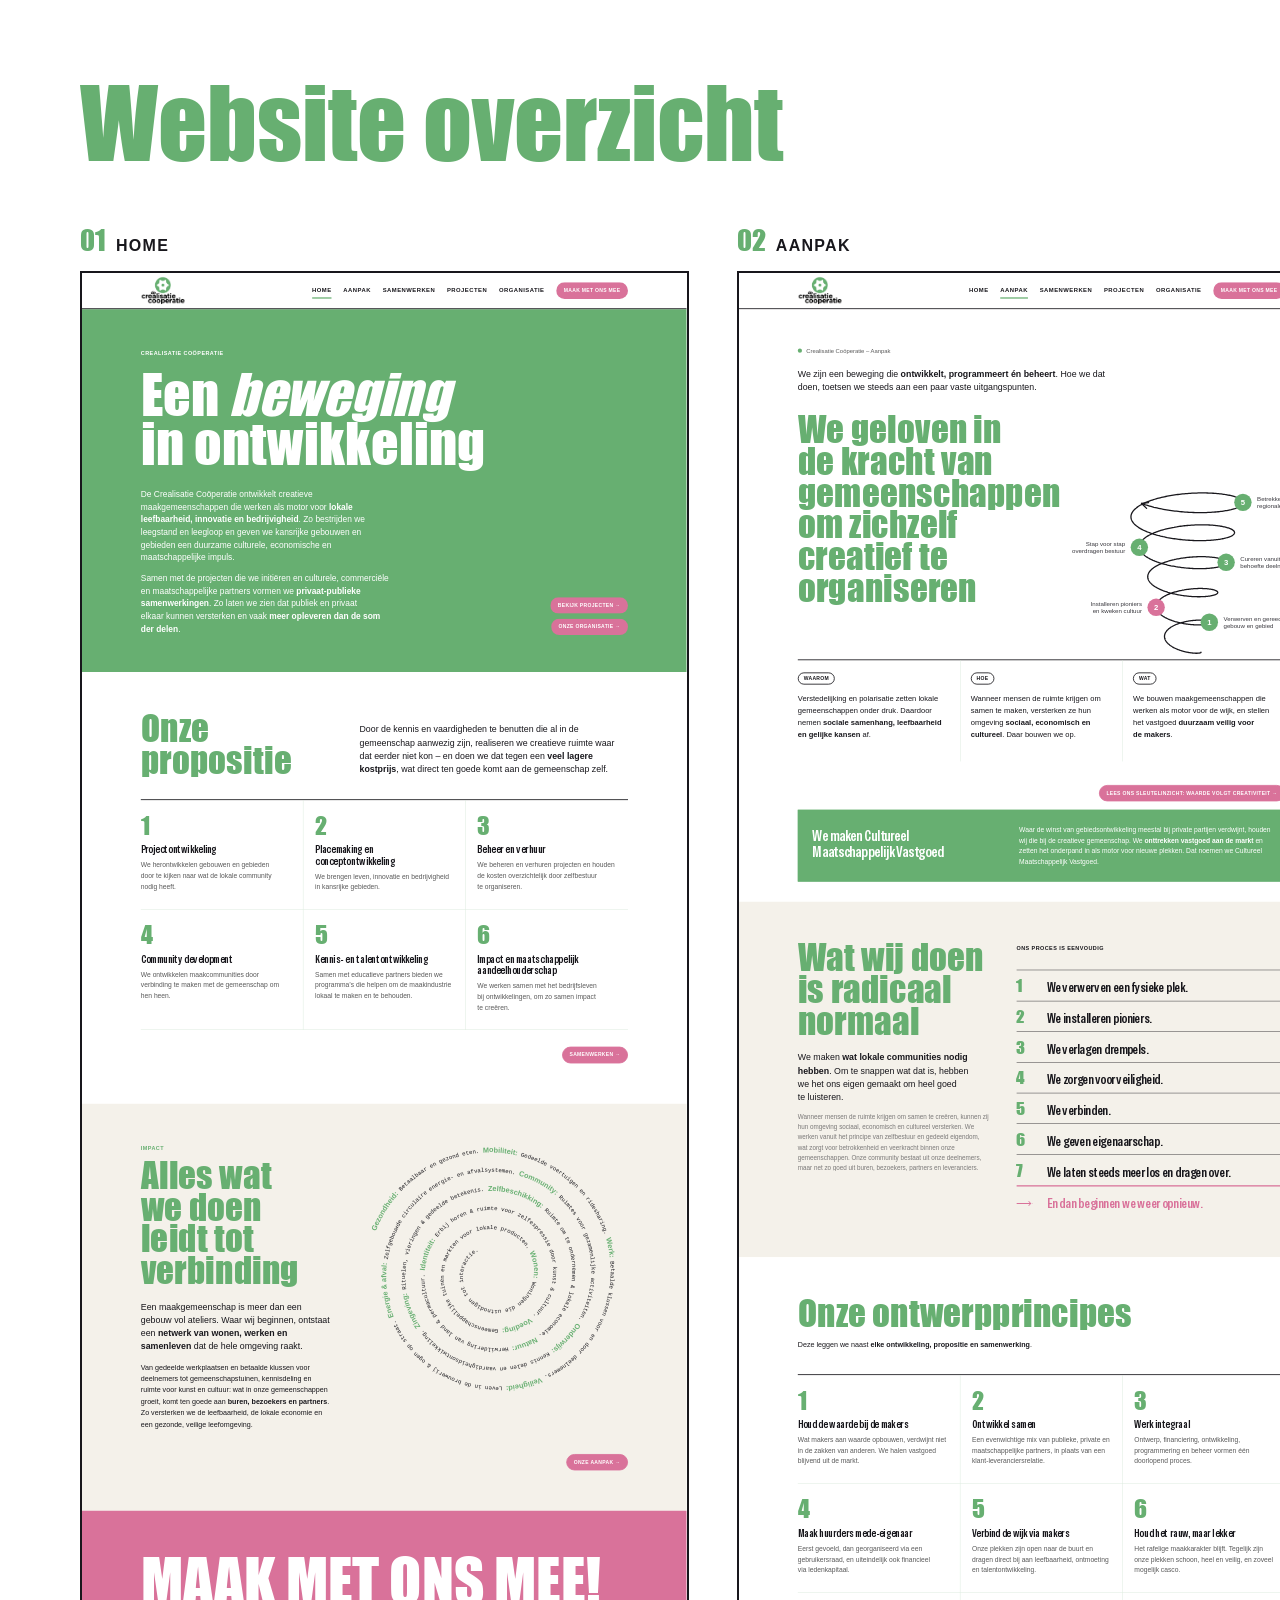
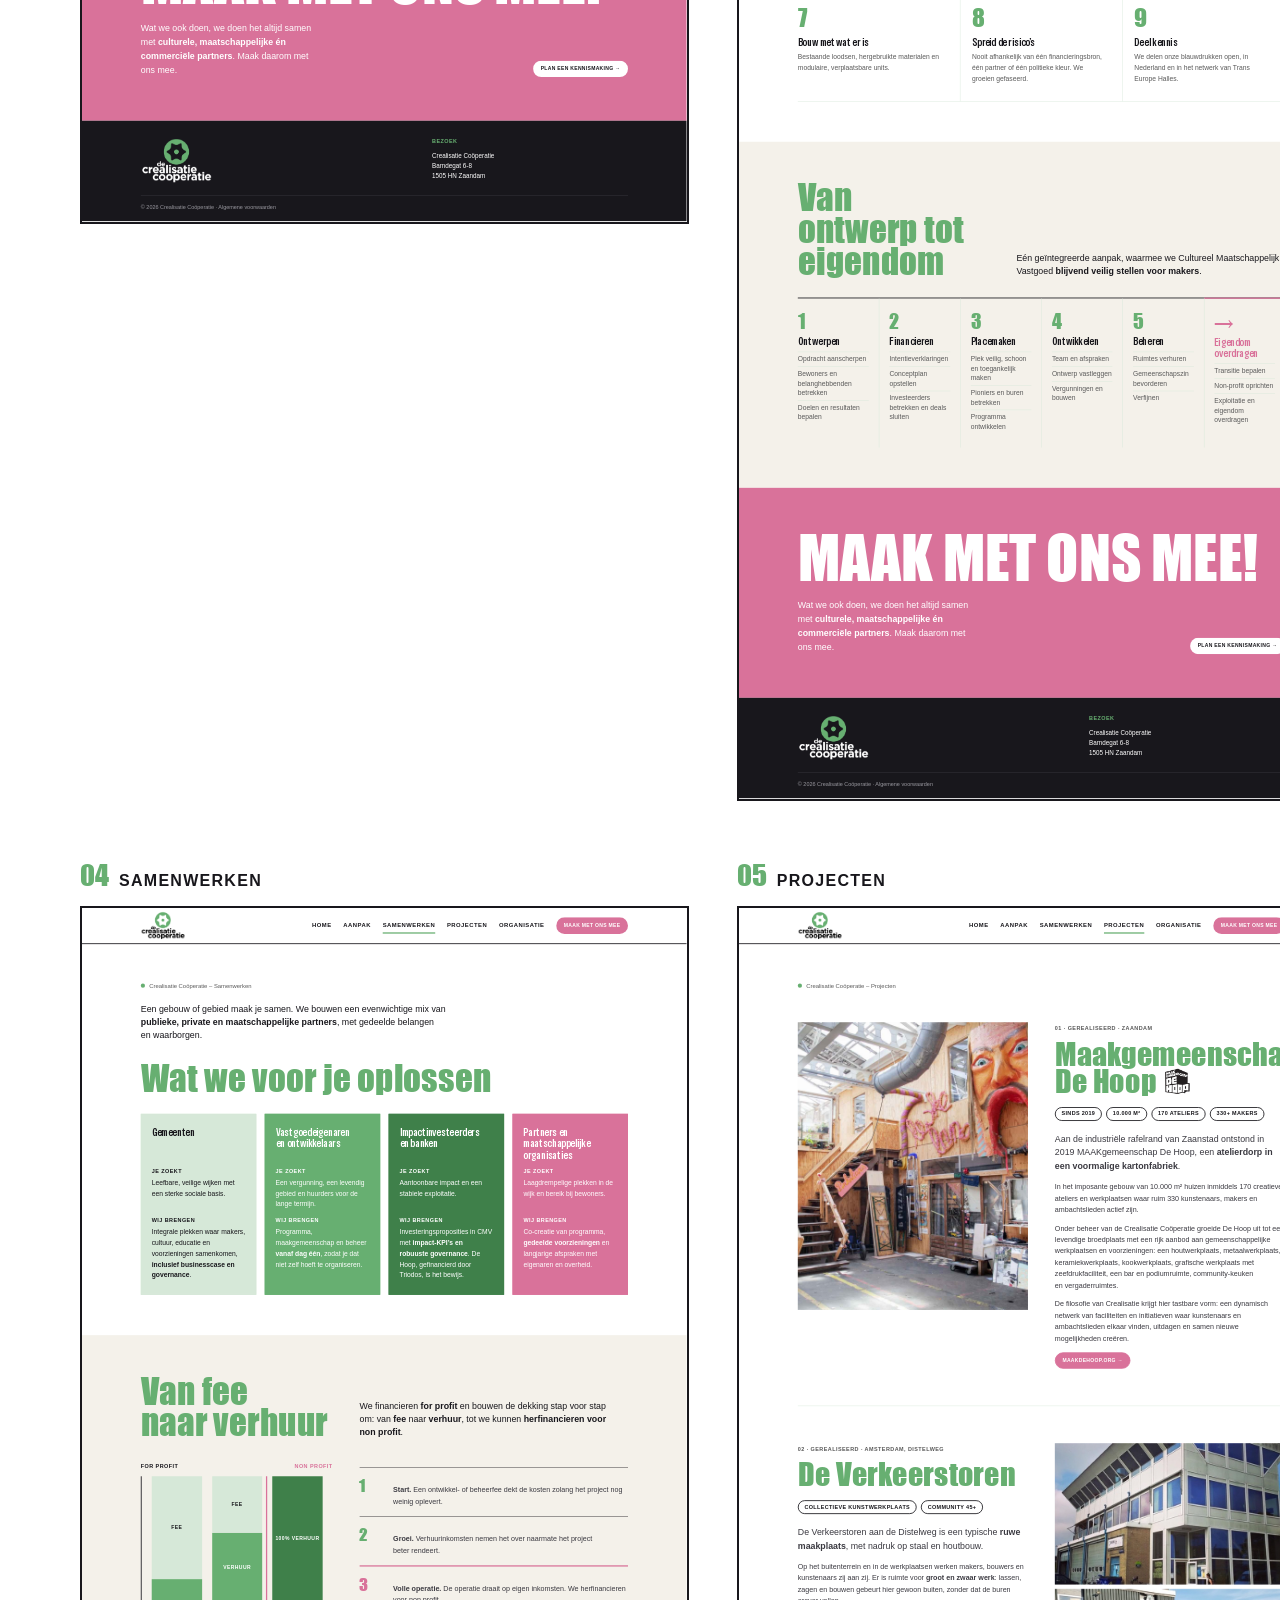
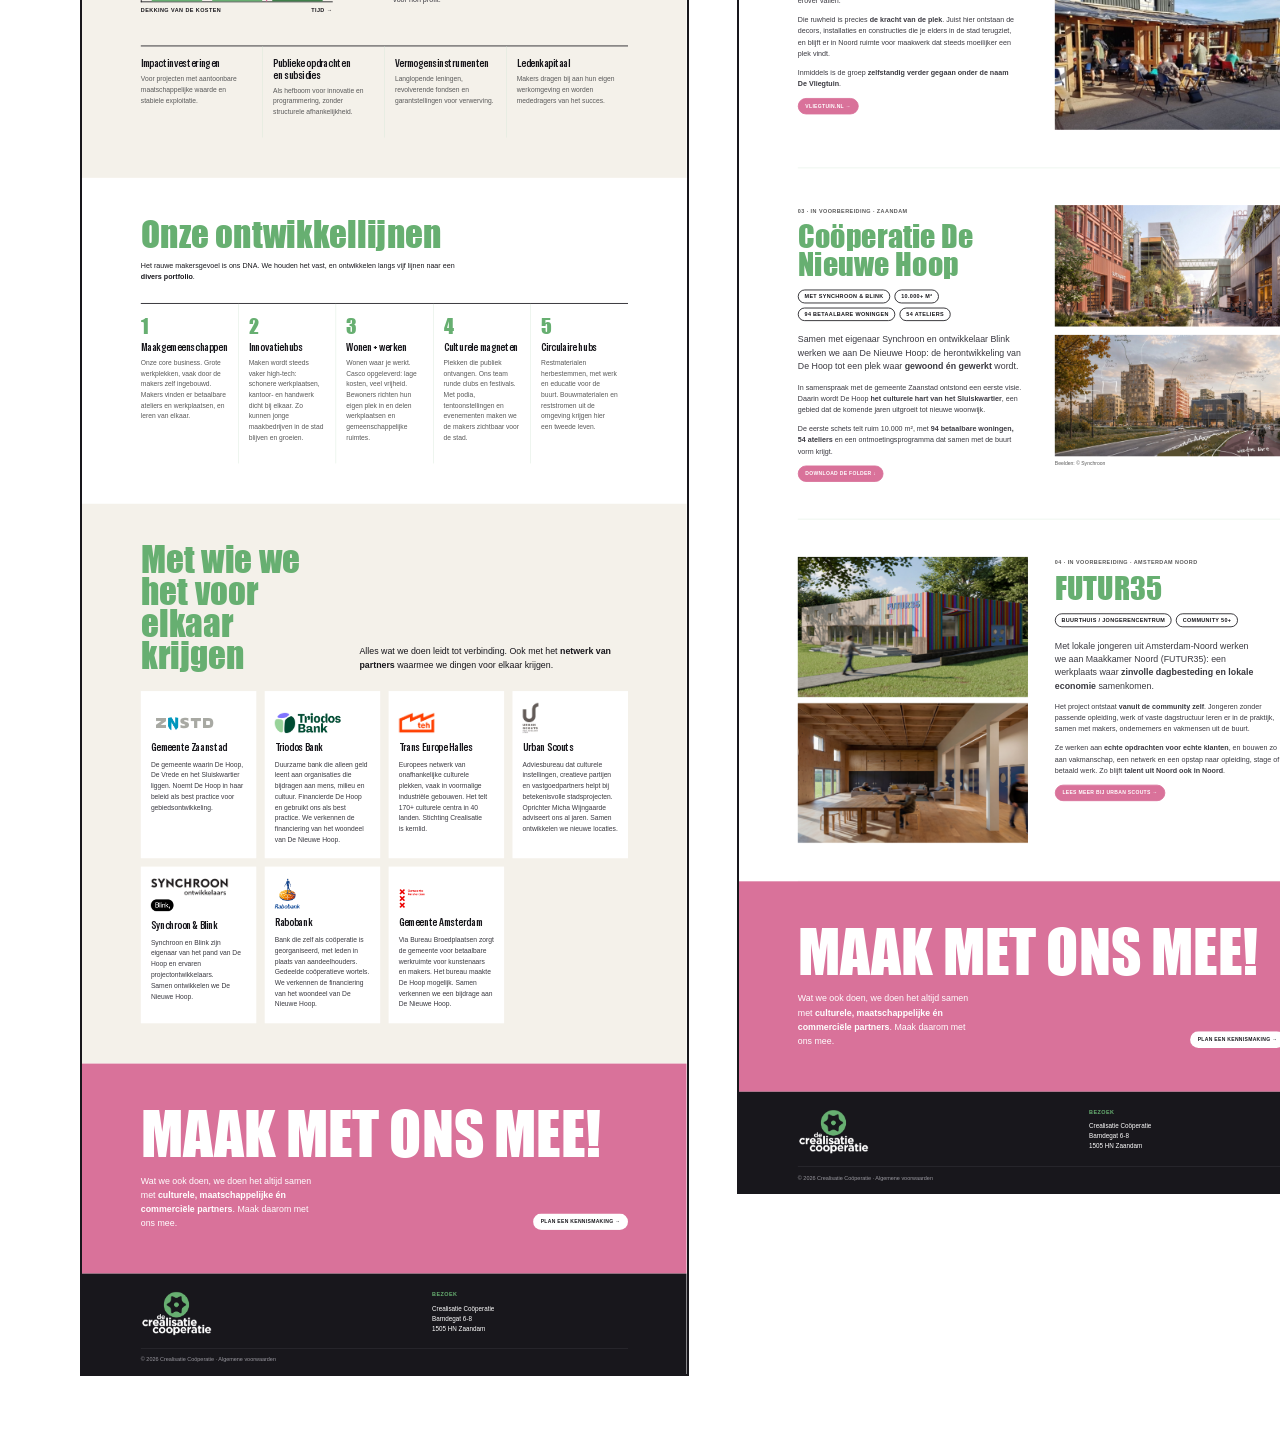
<file: overzicht.html>
<!DOCTYPE html>
<html lang="nl">
<head>
<meta charset="utf-8">
<meta name="omelette-owns-print" content="true">
<title>CreaCo website – overzicht</title>
<link rel="stylesheet" href="_ds/creaco-design-system/tokens/fonts.css">
<style id="pagesize"></style>
<style>
*{box-sizing:border-box}
html,body{margin:0;background:#fff;color:#18171C;font-family:Arial,Arimo,sans-serif;-webkit-print-color-adjust:exact;print-color-adjust:exact}
#sheet{padding:80px;display:flex;flex-direction:column;gap:56px;width:max-content}
.head{display:flex;justify-content:space-between;align-items:flex-end;gap:40px}
.head h1{font-family:Impact,'Impact',sans-serif;font-weight:400;color:#67AF71;font-size:96px;line-height:.9;margin:0}
.head p{margin:0;font-size:18px;color:#595959}
.grid{display:grid;grid-template-columns:repeat(3,max-content);gap:56px 48px;align-items:start}
.item{display:flex;flex-direction:column;gap:14px}
.lbl{font-weight:700;font-size:16px;letter-spacing:.08em;text-transform:uppercase;display:flex;gap:10px;align-items:baseline}
.lbl b{font-family:Impact,sans-serif;font-weight:400;font-size:28px;color:#67AF71;letter-spacing:0}
.frame{border:2px solid #18171C;overflow:hidden;position:relative;background:#fff}
.frame iframe{border:0;width:1440px;position:absolute;top:0;left:0;transform-origin:0 0;pointer-events:none}
@media print{#sheet{break-inside:avoid}}
</style>
</head>
<body>
<div id="sheet">
  <div class="head">
    <h1>Website overzicht</h1>
    <p>Crealisatie Coöperatie – alle pagina's</p>
  </div>
  <div class="grid" id="grid"></div>
</div>
<script>
const S=0.42, W=1440;
const pages=[['home','Home'],['aanpak','Aanpak'],['inzicht','Sleutelinzicht'],['samenwerken','Samenwerken'],['projecten','Projecten'],['organisatie','Organisatie']];
const grid=document.getElementById('grid');
let done=0;
pages.forEach(([id,name],i)=>{
  const item=document.createElement('div');item.className='item';
  item.innerHTML=`<div class="lbl"><b>${String(i+1).padStart(2,'0')}</b>${name}</div>`;
  const fr=document.createElement('div');fr.className='frame';fr.style.width=(W*S+4)+'px';fr.style.height='600px';
  const ifr=document.createElement('iframe');ifr.src='index.html#'+id;ifr.style.transform=`scale(${S})`;
  ifr.onload=()=>{
    const d=ifr.contentDocument;
    const st=d.createElement('style');st.textContent='html,body{overflow:hidden!important}*{transition:none!important;animation:none!important}';d.head.appendChild(st);
    setTimeout(()=>{
      const h=d.documentElement.scrollHeight;
      ifr.style.height=h+'px';fr.style.height=(h*S+4)+'px';
      if(++done===pages.length) fit();
    },600);
  };
  fr.appendChild(ifr);item.appendChild(fr);grid.appendChild(item);
});
function fit(){
  const s=document.getElementById('sheet');
  const w=Math.ceil(s.scrollWidth),h=Math.ceil(s.scrollHeight);
  document.getElementById('pagesize').textContent=`@page{size:${w}px ${h}px;margin:0}html,body{width:${w}px;height:${h}px;overflow:hidden}`;
  document.body.dataset.ready='1';
}
</script>
</body>
</html>
</file>
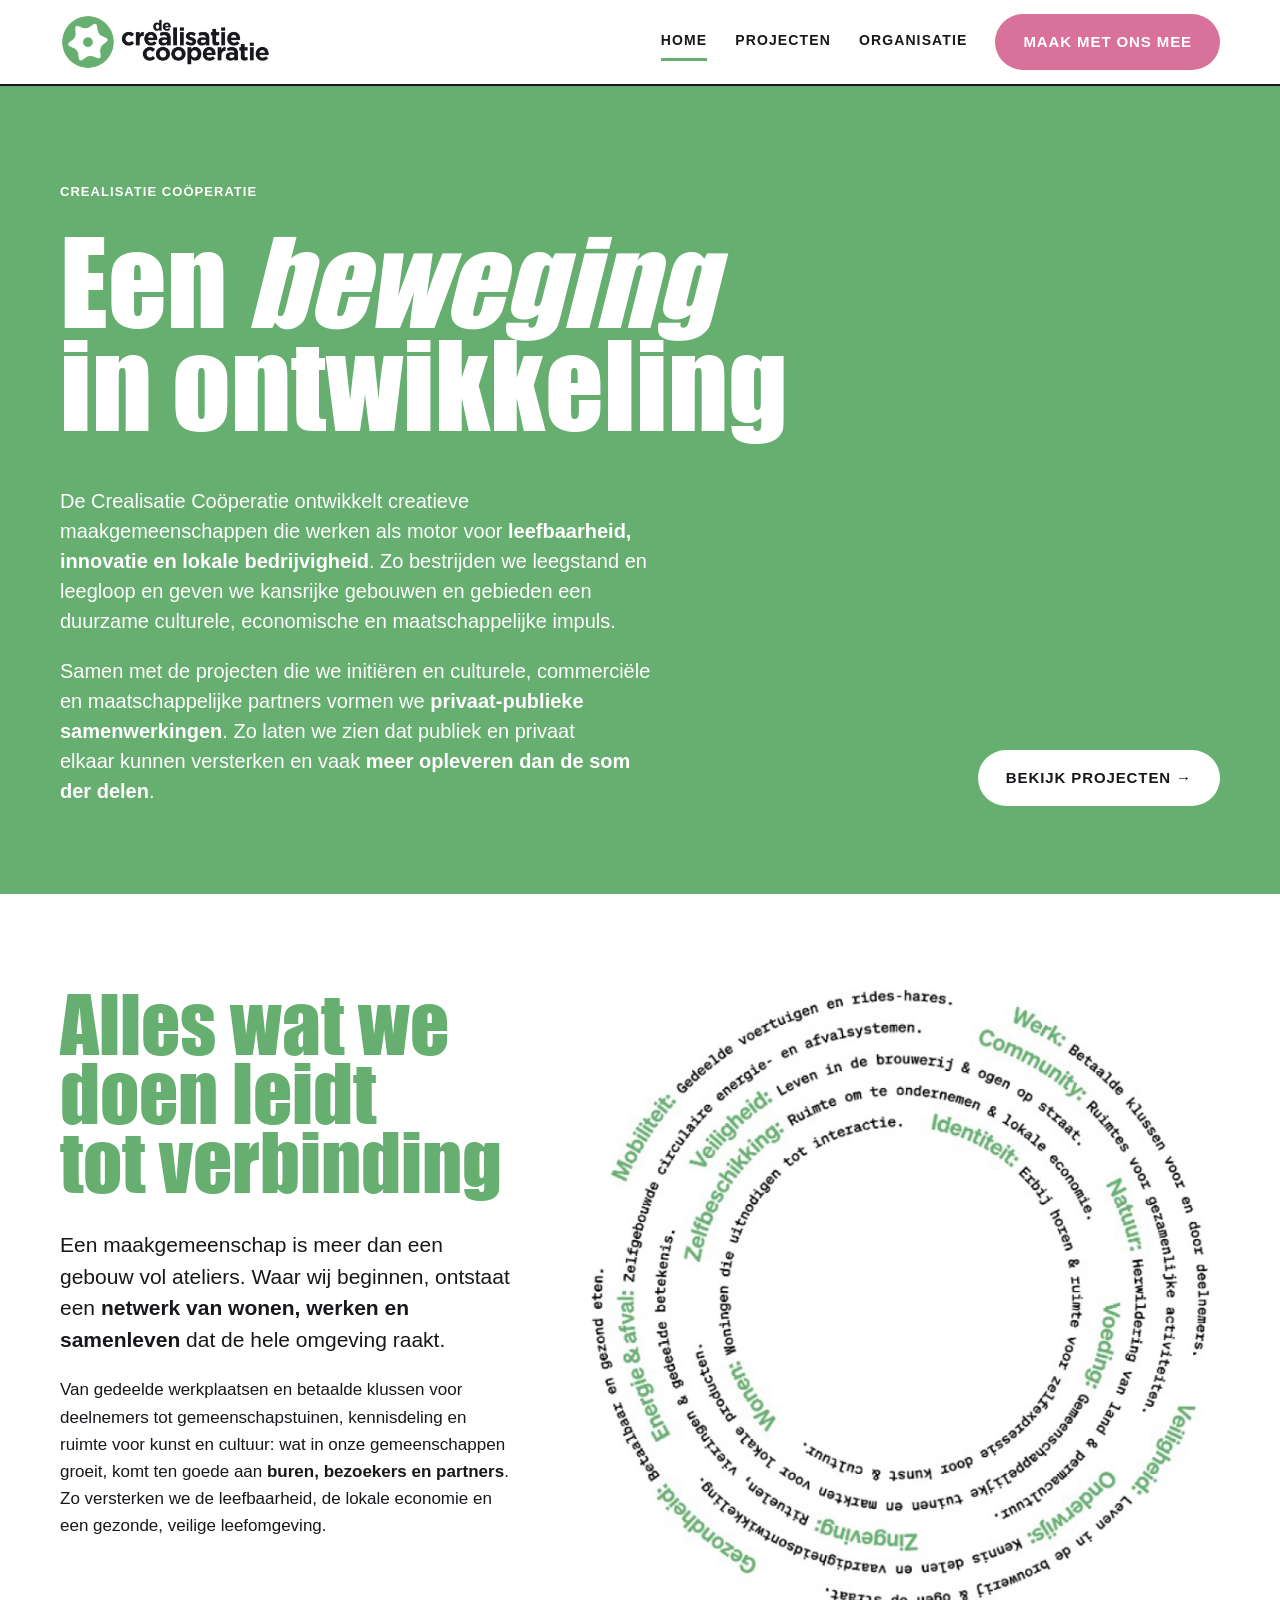
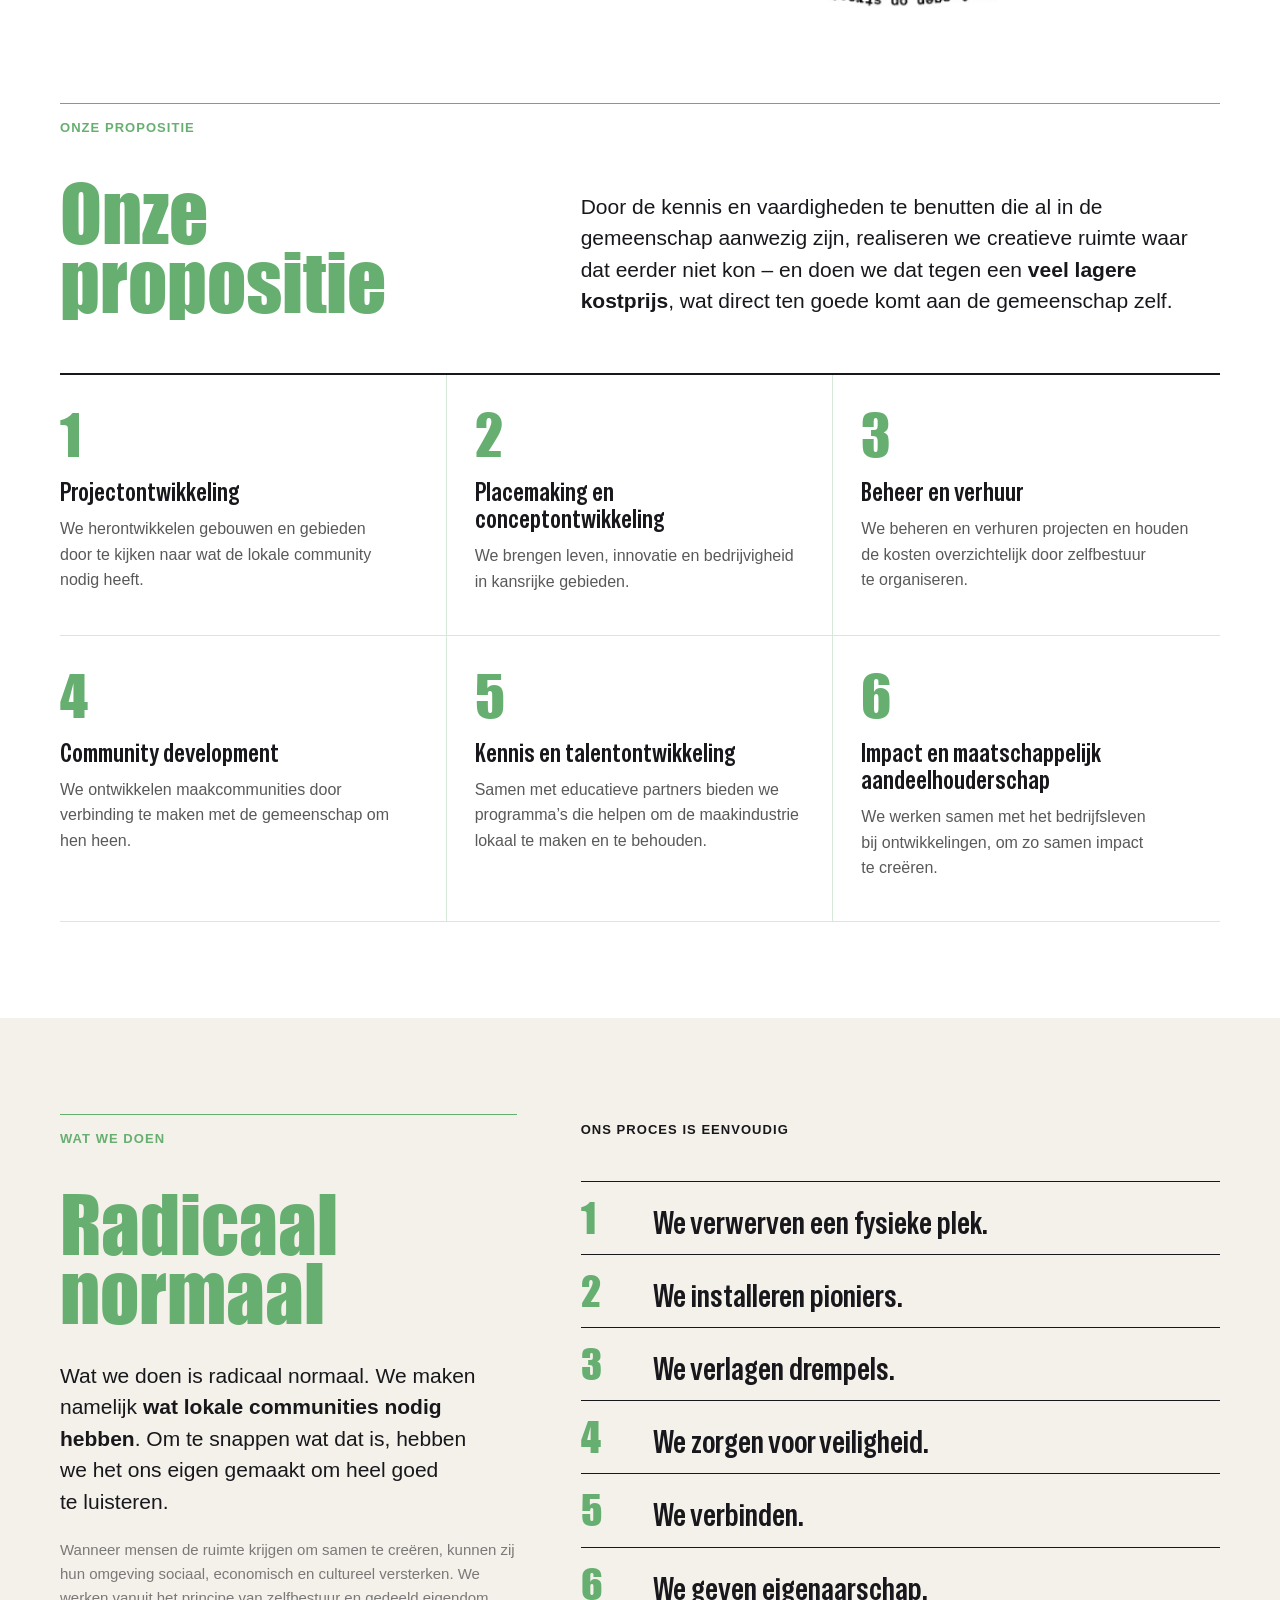
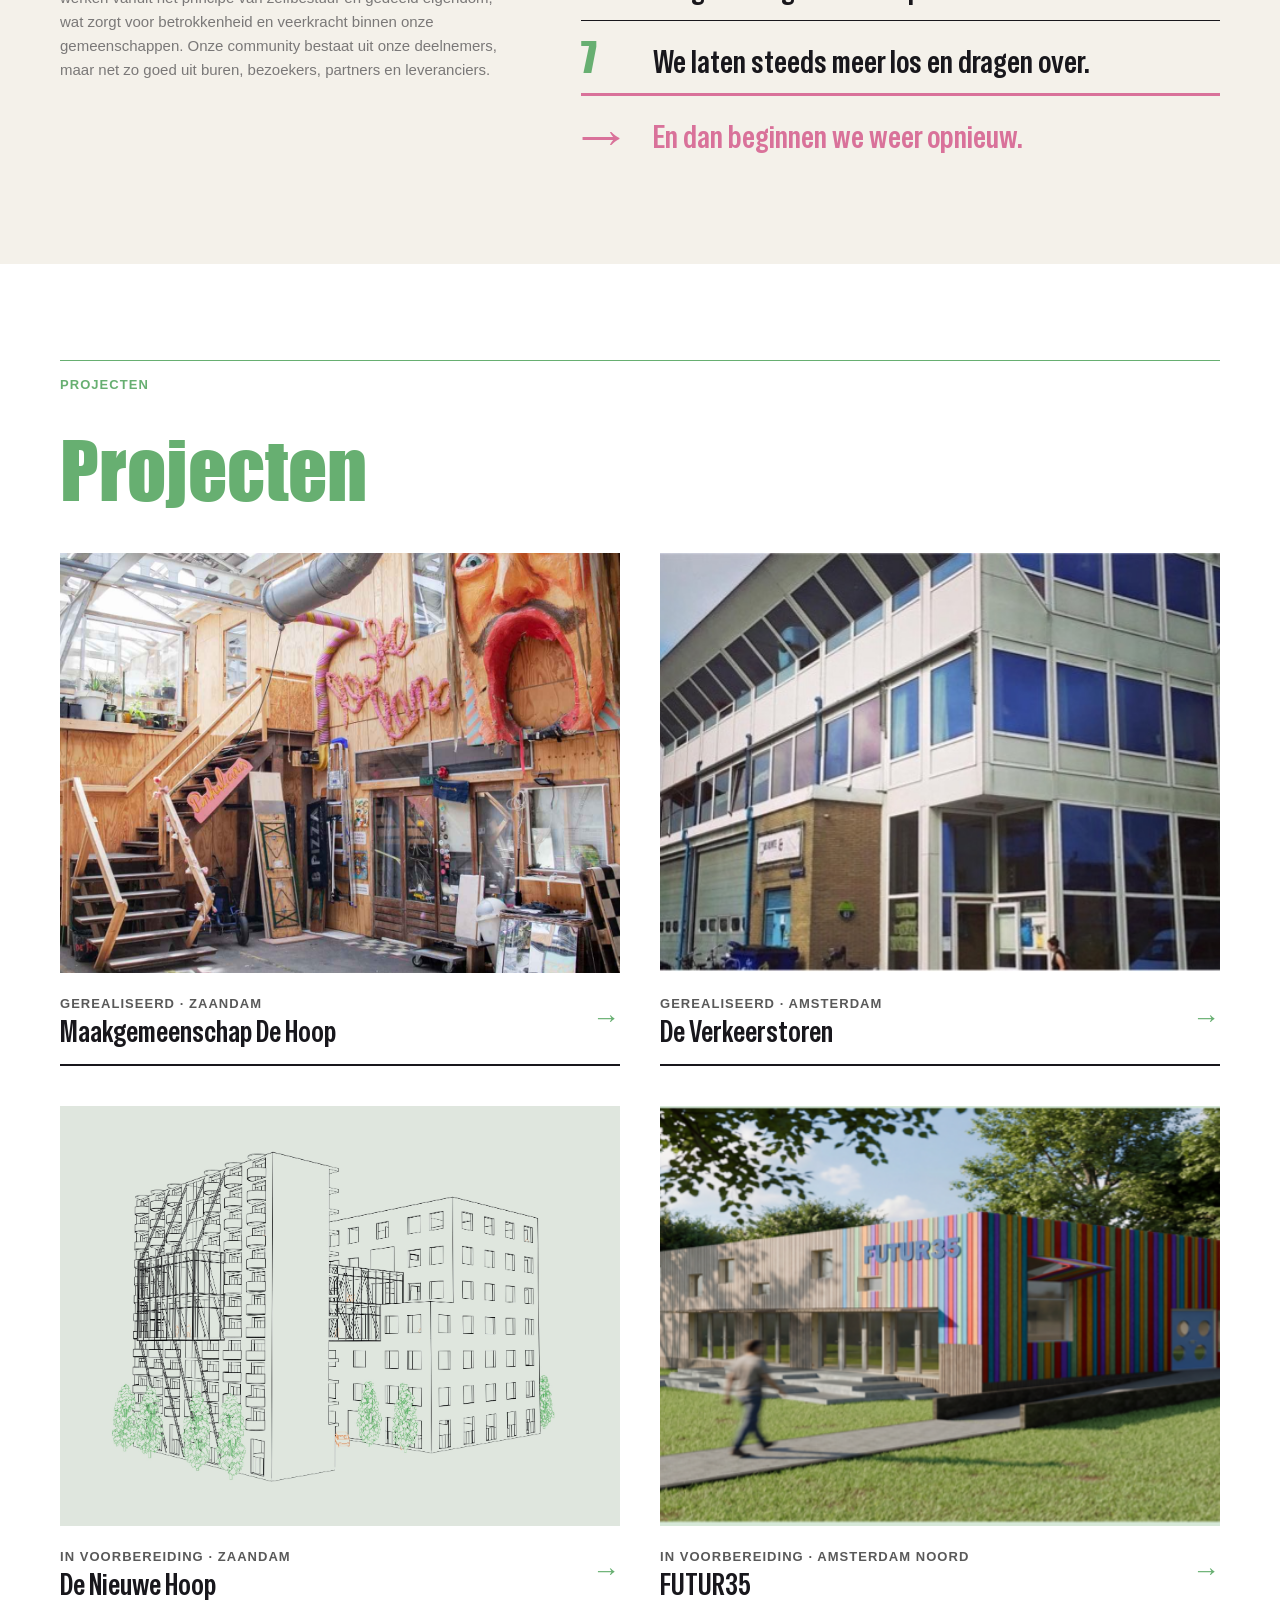
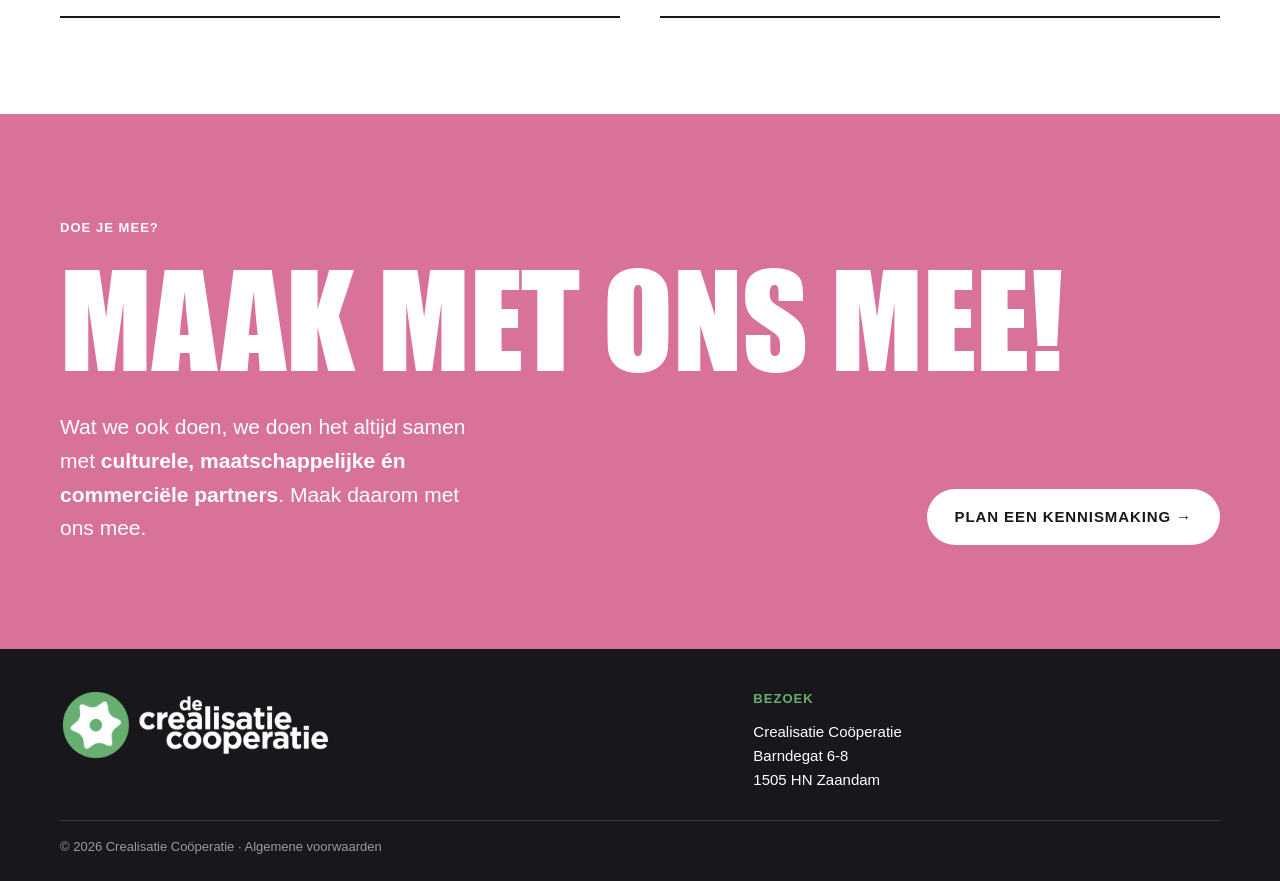
<file: schets-v1.html>
<!DOCTYPE html>
<html lang="nl">
<head>
<meta charset="utf-8">
<meta name="viewport" content="width=device-width,initial-scale=1">
<title>Crealisatie Coöperatie – Website schets</title>
<link rel="stylesheet" href="_ds/creaco-design-system/styles.css">
<script src="image-slot.js"></script>
<template id="__bundler_thumbnail" data-bg-color="#67AF71"><svg viewBox="0 0 1200 800" xmlns="http://www.w3.org/2000/svg"><rect width="1200" height="800" fill="#67AF71"/><text x="600" y="470" text-anchor="middle" font-family="Impact,sans-serif" font-size="260" fill="#fff">CreaCo</text></svg></template>
<style>
*{box-sizing:border-box}body{margin:0;background:#fff;color:#18171C;font-family:Arial,Arimo,sans-serif;font-size:17px;line-height:1.6}
a{color:#3F804A;text-decoration:none}a:hover{color:#18171C}
.wrap{max-width:1240px;margin:0 auto;padding:0 40px}
.disp{font-family:Impact,sans-serif;font-weight:400;line-height:.9;letter-spacing:0;margin:0;text-wrap:balance}
.sub{font-family:'Special Gothic Condensed One',sans-serif;font-weight:400;font-size:26px;line-height:1.05;margin:0}
.lbl{font-weight:700;font-size:13px;letter-spacing:.08em;text-transform:uppercase}
p{margin:0 0 1em;text-wrap:pretty}
.note{display:inline-block;background:#D9729A;color:#fff;font-size:13px;font-weight:700;padding:3px 10px;border-radius:999px;margin:4px 0}
.x{background:#D9729A;color:#fff;padding:0 6px;border-radius:999px;font-weight:700;font-size:.85em}
.opt{opacity:.55}
.btn{display:inline-flex;align-items:center;gap:10px;font-weight:700;font-size:15px;letter-spacing:.06em;text-transform:uppercase;padding:14px 26px;border-radius:999px;border:2px solid transparent;cursor:pointer;white-space:nowrap;flex-shrink:0;transition:background .15s cubic-bezier(.2,.8,.2,1)}
.btn-pink{background:#D9729A;color:#fff}.btn-pink:hover{background:#B85580;color:#fff}
.btn-out{border-color:#18171C;color:#18171C}.btn-out:hover{background:#D6E8D8;color:#18171C}
.btn-white{background:#fff;color:#18171C}.btn-white:hover{background:#18171C;color:#fff}
/* header */
header{position:sticky;top:0;z-index:10;background:#fff;border-bottom:2px solid #18171C}
header .wrap{display:flex;align-items:center;justify-content:space-between;gap:24px;height:84px}
header img{height:56px;display:block}
nav{display:flex;gap:28px;align-items:center}
nav a{color:#18171C;font-weight:700;font-size:14px;letter-spacing:.08em;text-transform:uppercase;padding:6px 0;border-bottom:3px solid transparent}
nav a:hover{color:#3F804A}nav a.on{border-color:#67AF71}
.page{display:none}.page.on{display:block}
/* hero */
.hero{background:#67AF71;color:#fff;padding:96px 0 88px}
.hero .disp{font-size:clamp(48px,9vw,140px);max-width:none}
.hero-grid{display:grid;grid-template-columns:minmax(0,1.2fr) minmax(0,1fr);gap:56px;align-items:end;margin-top:48px}
.hero-grid p{font-size:20px;line-height:1.5}
.hero .lbl{color:#fff;opacity:1}
section.blk{padding:96px 0}
.split{display:grid;grid-template-columns:minmax(0,1fr) minmax(0,1.4fr);gap:64px}
.h2{font-size:clamp(48px,6vw,84px);color:#67AF71}
.rule{border-top:1px solid #67AF71;padding-top:14px;margin-bottom:40px;color:#67AF71}
.lead{font-size:21px;line-height:1.5}
/* propositie */
.props{display:grid;grid-template-columns:repeat(3,minmax(0,1fr));gap:0;border-top:2px solid #18171C;margin-top:56px}
.prop{padding:32px 28px 40px 0;border-bottom:1px solid #D6E8D8}
.prop:not(:nth-child(3n)){border-right:1px solid #D6E8D8;margin-right:0}
.prop:nth-child(3n+2),.prop:nth-child(3n){padding-left:28px}
.prop .num{font-family:Impact,sans-serif;font-size:56px;line-height:1;color:#67AF71;display:block;margin-bottom:16px}
.prop .sub{margin-bottom:10px}.prop p{color:#595959;font-size:16px;margin:0}
/* radicaal normaal */
.paper{background:#F4F1EA}
.steps{list-style:none;margin:40px 0 0;padding:0;counter-reset:s}
.steps li{counter-increment:s;display:grid;grid-template-columns:72px 1fr;align-items:baseline;border-top:1px solid #18171C;padding:14px 0;font-family:'Special Gothic Condensed One',sans-serif;font-size:32px;line-height:1.1}
.steps li::before{content:counter(s);font-family:Impact,sans-serif;font-size:40px;color:#67AF71}
.steps li.last{color:#D9729A;border-top:3px solid #D9729A}.steps li.last::before{content:"→";color:#D9729A}
/* projecten cards */
.cards{display:grid;grid-template-columns:repeat(2,minmax(0,1fr));gap:40px;margin-top:48px}
.card{display:block;color:#18171C}
.card .img{aspect-ratio:4/3;position:relative;background:#D6E8D8}
.card .meta{display:flex;justify-content:space-between;align-items:center;gap:16px;border-bottom:2px solid #18171C;padding:16px 0}
.card .sub{font-size:30px}.card .arrow{font-size:28px;color:#67AF71;transition:transform .15s}
.card:hover .arrow{transform:translateX(6px)}.card:hover{color:#18171C}
/* cta */
.cta{background:#D9729A;color:#fff;padding:104px 0}
.cta .disp{font-size:clamp(64px,10vw,140px);text-transform:uppercase}
.cta-row{display:flex;justify-content:space-between;align-items:end;gap:40px;flex-wrap:wrap;margin-top:32px}
.cta p{font-size:21px;max-width:36ch;margin:0}
.cta-row img{height:110px}
/* footer */
footer{background:#18171C;color:#fff;padding:40px 0 24px;font-size:15px}
footer .grid{display:grid;grid-template-columns:minmax(0,1.4fr) minmax(0,1fr);gap:40px}
footer img{height:72px;width:auto;max-width:100%;display:block}footer a{color:#fff}footer a:hover{color:#67AF71}
footer .lbl{color:#67AF71;display:block;margin-bottom:10px}
footer .small{margin-top:28px;padding-top:16px;border-top:1px solid #3a3940;color:#9a99a0;font-size:13px}
/* page header */
.phead{padding:88px 0 56px;border-bottom:2px solid #18171C}
.phead .disp{font-size:clamp(72px,11vw,160px);color:#67AF71}
.crumb{display:flex;align-items:center;gap:10px;margin-bottom:28px;font-size:14px;color:#595959}
.crumb::before{content:"";width:10px;height:10px;border-radius:50%;background:#67AF71}
/* project detail */
.proj{display:grid;grid-template-columns:minmax(0,1fr) minmax(0,1fr);gap:64px;padding:88px 0;border-bottom:1px solid #D6E8D8;align-items:start}
.proj:nth-child(even) .pimg{order:2}
.pimg{aspect-ratio:4/5;position:relative;position:sticky;top:120px}
.proj .disp{font-size:clamp(44px,5vw,72px);color:#67AF71;margin:16px 0 28px}
.facts{display:flex;gap:10px;flex-wrap:wrap;margin-bottom:28px}
.facts span{border:2px solid #18171C;border-radius:999px;padding:4px 14px;font-weight:700;font-size:13px;letter-spacing:.06em;text-transform:uppercase}
.proj p{color:#3a3940}
/* org */
.flow{margin-top:56px;display:grid;gap:0}
.flow-top{display:grid;grid-template-columns:repeat(4,minmax(0,1fr));gap:16px}
.ent{border:2px solid #18171C;padding:22px 20px 24px;background:#fff}
.ent .sub{font-size:24px;margin-bottom:8px}.ent p{font-size:15px;color:#595959;margin:0}
.io{font-family:Arial,sans-serif;font-size:11px;font-weight:700;letter-spacing:.08em;text-transform:uppercase;background:#F4F1EA;padding:2px 8px;border-radius:999px;vertical-align:middle;margin-left:4px}
.conn{height:48px;display:grid;grid-template-columns:repeat(4,1fr);position:relative}
.conn span{border-right:2px dashed #18171C;width:50%}
.conn.one{grid-template-columns:1fr}.conn.one span{width:50%}
.ent.mid{background:#67AF71;border-color:#67AF71;color:#fff;display:grid;grid-template-columns:minmax(0,1fr) minmax(0,1.3fr);gap:32px;align-items:center;padding:32px}
.ent.mid .sub{font-size:36px}.ent.mid p{color:#fff;font-size:16px}
.ent.deep{background:#3F804A;border-color:#3F804A;color:#fff;padding:32px}
.ent.deep p{color:#fff;font-size:16px}
.mg{display:grid;grid-template-columns:repeat(2,minmax(0,1fr));gap:12px;margin-top:24px}
.mg div{border:2px dashed #fff;padding:14px 16px;font-family:'Special Gothic Condensed One',sans-serif;font-size:22px}
.team{display:grid;grid-template-columns:repeat(4,minmax(0,1fr));gap:40px 28px;margin-top:48px}
.person .ph{aspect-ratio:1;position:relative;margin-bottom:16px;background:#D6E8D8}
.person .sub{font-size:26px}.person .role{color:#67AF71;margin:4px 0 10px;display:block}
.person p{font-size:15px;color:#595959}
.grp{margin-top:72px}
@media (max-width:1100px){nav .btn{display:none}}
@media (max-width:900px){.wrap{padding:0 22px}.hero-grid,.split,.proj,.ent.mid{grid-template-columns:1fr;gap:28px}.props{grid-template-columns:1fr}.prop{border-right:0!important;padding-left:0!important}.cards{grid-template-columns:1fr}.flow-top,.mg{grid-template-columns:1fr 1fr}.conn{display:none}.flow{gap:16px}.team{grid-template-columns:1fr 1fr}.proj:nth-child(even) .pimg{order:0}.pimg{position:relative;top:0}nav{gap:16px}nav .btn{display:none}footer .grid{grid-template-columns:1fr}}
</style>
</head>
<body>
<header><div class="wrap">
<a href="#home" data-go="home"><img src="assets/logo-horizontal.png" alt="Crealisatie Coöperatie"></a>
<nav><a href="#home" data-go="home">Home</a><a href="#projecten" data-go="projecten">Projecten</a><a href="#organisatie" data-go="organisatie">Organisatie</a><a class="btn btn-pink" href="#kennismaken" data-go="home" data-anchor="kennismaken">Maak met ons mee</a></nav>
</div></header>

<main>
<!-- HOME -->
<div class="page" id="p-home" data-screen-label="01 Home">
<section class="hero"><div class="wrap">
<div class="lbl" style="margin-bottom:28px">Crealisatie Coöperatie</div>
<h1 class="disp"><span style="white-space:nowrap">Een <em>beweging</em></span><br><span style="white-space:nowrap">in ontwikkeling</span></h1>
<div class="hero-grid">
<div><p>De Crealisatie Coöperatie ontwikkelt creatieve maakgemeenschappen die werken als motor voor <strong>leefbaarheid, innovatie en lokale bedrijvigheid</strong>. Zo bestrijden we leegstand en leegloop en geven we kansrijke gebouwen en gebieden een duurzame culturele, economische en maatschappelijke impuls.</p>
<p style="margin:0">Samen met de projecten die we initiëren en culturele, commerciële en maatschappelijke partners vormen we <strong>privaat-publieke samenwerkingen</strong>. Zo laten we zien dat publiek en privaat elkaar kunnen versterken en vaak <strong>meer opleveren dan de som der delen</strong>.</p></div>
<div style="display:flex;gap:12px;flex-wrap:wrap;justify-content:flex-end"><a class="btn btn-white" href="#projecten" data-go="projecten">Bekijk projecten →</a></div>
</div>
</div></section>


<section class="blk"><div class="wrap">
<div class="split" style="align-items:start;margin-top:0">
<div>
<h2 class="disp h2">Alles wat we doen leidt tot verbinding</h2>
<p class="lead" style="margin-top:32px">Een maakgemeenschap is meer dan een gebouw vol ateliers. Waar wij beginnen, ontstaat een <strong>netwerk van wonen, werken en samenleven</strong> dat de hele omgeving raakt.</p>
<p>Van gedeelde werkplaatsen en betaalde klussen voor deelnemers tot gemeenschapstuinen, kennisdeling en ruimte voor kunst en cultuur: wat in onze gemeenschappen groeit, komt ten goede aan <strong>buren, bezoekers en partners</strong>. Zo versterken we de leefbaarheid, de lokale economie en een gezonde, veilige leefomgeving.</p>
</div>
<img src="assets/alles-draait-om-samen.png" alt="Alles draait om samen: mobiliteit, veiligheid, zelfbeschikking, identiteit, werk, community, natuur, voeding, onderwijs, zingeving, wonen, energie &amp; afval, gezondheid" style="width:100%;max-width:620px;height:auto;display:block;margin:0 auto">
</div>
</div></section>

<section class="blk" style="padding-top:0"><div class="wrap">
<div class="rule lbl">Onze propositie</div>
<div class="split" style="align-items:end">
<h2 class="disp h2">Onze propositie</h2>
<p class="lead" style="margin:0">Door de kennis en vaardigheden te benutten die al in de gemeenschap aanwezig zijn, realiseren we creatieve ruimte waar dat eerder niet kon – en doen we dat tegen een <strong>veel lagere kostprijs</strong>, wat direct ten goede komt aan de gemeenschap zelf.</p>
</div>
<div class="props">
<div class="prop"><span class="num">1</span><h3 class="sub">Projectontwikkeling</h3><p>We herontwikkelen gebouwen en gebieden door te kijken naar wat de lokale community nodig heeft.</p></div>
<div class="prop"><span class="num">2</span><h3 class="sub">Placemaking en conceptontwikkeling</h3><p>We brengen leven, innovatie en bedrijvigheid in kansrijke gebieden.</p></div>
<div class="prop"><span class="num">3</span><h3 class="sub">Beheer en verhuur</h3><p>We beheren en verhuren projecten en houden de kosten overzichtelijk door zelfbestuur te organiseren.</p></div>
<div class="prop"><span class="num">4</span><h3 class="sub">Community development</h3><p>We ontwikkelen maakcommunities door verbinding te maken met de gemeenschap om hen heen.</p></div>
<div class="prop"><span class="num">5</span><h3 class="sub">Kennis en talentontwikkeling</h3><p>Samen met educatieve partners bieden we programma’s die helpen om de maakindustrie lokaal te maken en te behouden.</p></div>
<div class="prop"><span class="num">6</span><h3 class="sub">Impact en maatschappelijk aandeelhouderschap</h3><p>We werken samen met het bedrijfsleven bij ontwikkelingen, om zo samen impact te creëren.</p></div>
</div>
</div></section>

<section class="blk paper"><div class="wrap split">
<div>
<div class="rule lbl">Wat we doen</div>
<h2 class="disp h2">Radicaal normaal</h2>
<p class="lead" style="margin-top:32px">Wat we doen is radicaal normaal. We maken namelijk <strong>wat lokale communities nodig hebben</strong>. Om te snappen wat dat is, hebben we het ons eigen gemaakt om heel goed te luisteren.</p>
<p class="opt" style="font-size:15px">Wanneer mensen de ruimte krijgen om samen te creëren, kunnen zij hun omgeving sociaal, economisch en cultureel versterken. We werken vanuit het principe van zelfbestuur en gedeeld eigendom, wat zorgt voor betrokkenheid en veerkracht binnen onze gemeenschappen. Onze community bestaat uit onze deelnemers, maar net zo goed uit buren, bezoekers, partners en leveranciers.</p>
</div>
<div>
<div class="lbl" style="margin-top:6px">Ons proces is eenvoudig</div>
<ol class="steps">
<li>We verwerven een fysieke plek.</li>
<li>We installeren pioniers.</li>
<li>We verlagen drempels.</li>
<li>We zorgen voor veiligheid.</li>
<li>We verbinden.</li>
<li>We geven eigenaarschap.</li>
<li>We laten steeds meer los en dragen over.</li>
<li class="last">En dan beginnen we weer opnieuw.</li>
</ol>
</div>
</div></section>

<section class="blk"><div class="wrap">
<div class="rule lbl">Projecten</div>
<h2 class="disp h2">Projecten</h2>
<div class="cards">
<a class="card" href="#projecten" data-go="projecten" data-anchor="pr-hoop"><div class="img"><img src="assets/de-hoop.png" alt="Maakgemeenschap De Hoop" style="width:100%;height:100%;object-fit:cover;display:block"></div><div class="meta"><div><span class="lbl" style="color:#595959">Gerealiseerd · Zaandam</span><h3 class="sub">Maakgemeenschap De Hoop</h3></div><span class="arrow">→</span></div></a>
<a class="card" href="#projecten" data-go="projecten" data-anchor="pr-distel"><div class="img"><img src="assets/distelweg-1.jpg" alt="Gebouw van De Verkeerstoren aan de Distelweg" style="width:100%;height:100%;object-fit:cover;display:block"></div><div class="meta"><div><span class="lbl" style="color:#595959">Gerealiseerd · Amsterdam</span><h3 class="sub">De Verkeerstoren</h3></div><span class="arrow">→</span></div></a>
<!-- UIT: De Vrede (later terugzetten: verwijder style display:none) --><a class="card" style="display:none" href="#projecten" data-go="projecten" data-anchor="pr-vrede"><div class="img"><img src="assets/de-vrede.png" alt="De Vrede aan het Noordzeekanaal" style="width:100%;height:100%;object-fit:cover;display:block"></div><div class="meta"><div><span class="lbl" style="color:#595959">In voorbereiding · Zaandam</span><h3 class="sub">Maakgemeenschap De Vrede</h3></div><span class="arrow">→</span></div></a>
<a class="card" href="#projecten" data-go="projecten" data-anchor="pr-herontw"><div class="img"><img src="assets/nieuwe-hoop.png" alt="Schets De Nieuwe Hoop" style="width:100%;height:100%;object-fit:cover;display:block"></div><div class="meta"><div><span class="lbl" style="color:#595959">In voorbereiding · Zaandam</span><h3 class="sub">De Nieuwe Hoop</h3></div><span class="arrow">→</span></div></a>
<a class="card" href="#projecten" data-go="projecten" data-anchor="pr-futur"><div class="img"><img src="assets/futur35-1.png" alt="Interieur FUTUR35" style="width:100%;height:100%;object-fit:cover;display:block"></div><div class="meta"><div><span class="lbl" style="color:#595959">In voorbereiding · Amsterdam Noord</span><h3 class="sub">FUTUR35</h3></div><span class="arrow">→</span></div></a>
</div>
</div></section>
</div>

<!-- PROJECTEN -->
<div class="page" id="p-projecten" data-screen-label="02 Projecten">
<section class="phead"><div class="wrap">
<div class="crumb">Crealisatie Coöperatie – Projecten</div>
<h1 class="disp">Projecten</h1>
</div></section>
<div class="wrap">
<article class="proj" id="pr-hoop"><div class="pimg"><img src="assets/de-hoop.png" alt="Maakgemeenschap De Hoop" style="width:100%;height:100%;object-fit:cover;display:block"></div><div>
<span class="lbl" style="color:#595959">01 · Gerealiseerd · Zaandam</span><h2 class="disp">Maakgemeenschap De Hoop</h2>
<div class="facts"><span>Sinds 2019</span><span>10.000 m²</span><span>170 ateliers</span><span>330+ makers</span></div>
<p class="lead">Aan de industriële rafelrand van Zaanstad ontstond in 2019 MAAKgemeenschap De Hoop, een <strong>atelierdorp in een voormalige kartonfabriek</strong>.</p>
<p>In het imposante gebouw van 10.000 m² huizen inmiddels 170 creatieve ateliers en werkplaatsen waar ruim 330 kunstenaars, makers en ambachtslieden actief zijn.</p>
<p>Onder beheer van de Crealisatie Coöperatie groeide De Hoop uit tot een levendige broedplaats met een rijk aanbod aan gemeenschappelijke werkplaatsen en voorzieningen: een houtwerkplaats, metaalwerkplaats, keramiekwerkplaats, kookwerkplaats, grafische werkplaats met zeefdrukfaciliteit, een bar en podiumruimte, community-keuken en vergaderruimtes.</p>
<p>De filosofie van Crealisatie krijgt hier tastbare vorm: een dynamisch netwerk van faciliteiten en initiatieven waar kunstenaars en ambachtslieden elkaar vinden, uitdagen en samen nieuwe mogelijkheden creëren.</p>
<img src="assets/partners/de-hoop-logo-black.png" alt="Maakgemeenschap De Hoop" style="height:90px;margin-top:16px">
</div></article>
<article class="proj" id="pr-distel"><div class="pimg" style="display:grid;grid-template-rows:1fr 1fr;gap:8px;background:none"><img src="assets/distelweg-1.jpg" alt="Gebouw van De Verkeerstoren aan de Distelweg" style="width:100%;height:100%;object-fit:cover;display:block"><img src="assets/distelweg-2.jpg" alt="Terras van De Verkeerstoren" style="width:100%;height:100%;object-fit:cover;display:block"></div><div>
<span class="lbl" style="color:#595959">02 · Gerealiseerd · Amsterdam, Distelweg</span><h2 class="disp">De Verkeerstoren</h2>
<div class="facts"><span>Collectieve kunstwerkplaats</span><span>Community 45+</span></div>
<p class="lead">De Verkeerstoren aan de Distelweg is een typische <strong>ruwe maakplaats</strong>, met nadruk op staal en houtbouw.</p>
<p>Op het buitenterrein en in de werkplaatsen werken makers, bouwers en kunstenaars zij aan zij. Er is ruimte voor <strong>groot en zwaar werk</strong>: lassen, zagen en bouwen gebeurt hier gewoon buiten, zonder dat de buren erover vallen.</p>
<p>Die ruwheid is precies <strong>de kracht van de plek</strong>. Juist hier ontstaan de decors, installaties en constructies die je elders in de stad terugziet, en blijft er in Noord ruimte voor maakwerk dat steeds moeilijker een plek vindt.</p>
<p>Inmiddels is de groep <strong>zelfstandig verder gegaan onder de naam De Vliegtuin</strong>.</p>
</div></article>
<!-- UIT: De Vrede --><article class="proj" id="pr-vrede" style="display:none"><div class="pimg"><img src="assets/de-vrede.png" alt="De Vrede aan het Noordzeekanaal" style="width:100%;height:100%;object-fit:cover;object-position:55% center;display:block"></div><div>
<span class="lbl" style="color:#595959">03 · In voorbereiding · Zaandam, Noordzeekanaal</span><h2 class="disp">Maakgemeenschap De Vrede</h2>
<div class="facts"><span>Industrieel erfgoed</span><span>8.500 m²</span></div>
<p class="lead">Op een steenworp afstand van De Hoop ligt haar iets oudere en knappere zusje: <strong>De Vrede</strong>. Een omvangrijk gebied aan het Noordzeekanaal met uitzicht op de NDSM-werf en Amsterdam CS, met daarop een pareltje van industrieel erfgoed.</p>
<p>Als opmaat naar de toekomst van dit gebied, waar <strong>cultuur, werken, leren, verblijven en leisure</strong> samenkomen, brengen we nu al bedrijvigheid naar de Achtersluispolder, met een <strong>broedplaats van 8.500 m²</strong>. Zo ontsluiten we het gebied voor stadse bedrijvigheid en behouden we een plek voor de kleine maakindustrie, een belangrijke economische motor van Zaandam.</p>
<p>Tegelijk leggen we de basis voor nieuwe ateliers en projectruimtes in latere fases.</p>
</div></article>
<article class="proj" id="pr-herontw"><div class="pimg" style="background:#DFE6DE"><img src="assets/nieuwe-hoop.png" alt="Schets De Nieuwe Hoop" style="width:100%;height:100%;object-fit:contain;display:block"></div><div>
<span class="lbl" style="color:#595959">03 · In voorbereiding · Zaandam</span><h2 class="disp">De Nieuwe Hoop</h2>
<div class="facts"><span>Met Synchroon &amp; Blink</span><span>10.000+ m²</span><span>56 woningen</span><span>54 ateliers</span></div>
<p class="lead">Samen met eigenaar Synchroon en ontwikkelaar Blink werken we aan De Nieuwe Hoop: de herontwikkeling van De Hoop tot een plek waar <strong>gewoond én gewerkt</strong> wordt.</p>
<p>In samenspraak met de gemeente Zaanstad ontstond een eerste visie. Daarin wordt De Hoop <strong>het culturele hart van het Sluiskwartier</strong>, een gebied dat de komende jaren uitgroeit tot nieuwe woonwijk.</p>
<p>De eerste schets telt ruim 10.000 m², met <strong>56 betaalbare woningen, 54 ateliers</strong> en een ontmoetingsprogramma dat samen met de buurt vorm krijgt.</p>
</div></article>
<article class="proj" id="pr-futur"><div class="pimg" style="display:grid;grid-template-rows:1fr 1fr;gap:8px;background:none"><img src="assets/futur35-1.png" alt="Interieur FUTUR35" style="width:100%;height:100%;object-fit:cover;display:block"><img src="assets/futur35-2.png" alt="Ontwerp FUTUR35 in Amsterdam Noord" style="width:100%;height:100%;object-fit:cover;display:block"></div><div>
<span class="lbl" style="color:#595959">04 · In voorbereiding · Amsterdam Noord</span><h2 class="disp">FUTUR35</h2>
<div class="facts"><span>Buurthuis / jongerencentrum</span><span>Community 50+</span></div>
<p class="lead">Met lokale jongeren uit Amsterdam-Noord werken we aan Maakkamer Noord (FUTUR35): een werkplaats waar <strong>zinvolle dagbesteding en lokale economie</strong> samenkomen.</p>
<p>Het project ontstaat <strong>vanuit de community zelf</strong>. Jongeren zonder passende opleiding, werk of vaste dagstructuur leren er in de praktijk, samen met makers, ondernemers en vakmensen uit de buurt.</p>
<p>Ze werken aan <strong>echte opdrachten voor echte klanten</strong>, en bouwen zo aan vakmanschap, een netwerk en een opstap naar opleiding, stage of betaald werk. Zo blijft <strong>talent uit Noord ook in Noord</strong>.</p>
</div></article>
</div>
</div>

<!-- ORGANISATIE -->
<div class="page" id="p-organisatie" data-screen-label="03 Organisatie">
<section class="phead"><div class="wrap">
<div class="crumb">Crealisatie Coöperatie – Organisatie</div>
<div style="max-width:760px">
<p class="lead" style="margin:0">De Crealisatie Coöperatie is een combinatie van organisaties. Doordat elke organisatie haar eigen functie, missie en aansturing heeft, blijven we als beweging <strong>wendbaar</strong> en kunnen we inspelen op de behoefte van onze communities.</p>
</div>
</div></section>

<section class="blk"><div class="wrap">
<div class="rule lbl">Zo zijn we georganiseerd</div>
<div class="flow">
<div class="flow-top">
<div class="ent"><h3 class="sub">Stichting Facilitaire Zaken</h3><p>Regelt het eigendom, de verhuur en distributie van onder meer mobiliteit, machines en roerende kapitale investeringen.</p></div>
<div class="ent"><h3 class="sub">CreaCo B.V.</h3><p>Ontwikkelt gebouwen en gebieden in opdracht van de Crealisatiestichtingen.</p></div>
<div class="ent"><h3 class="sub">Job shop <span class="io">i.o.</span></h3><p>Regelt en vertoont het werk dat wordt gedaan in de stichtingen en trekt projecten van derden aan.</p></div>
<div class="ent"><h3 class="sub">Sociaal Maatschappelijk Bouwfonds <span class="io">i.o.</span></h3><p>Regelt revolverende financiering van projecten met een sociaal-maatschappelijk doel, zowel ‘eigen’ als van partnerorganisaties.</p></div>
</div>
<div class="conn"><span></span><span></span><span></span><span></span></div>
<div class="ent mid"><h3 class="sub">Stichtingen Crealisatie<br>NL / ES / PL</h3><p style="margin:0">Regelen per land het initiëren en overdragen van projecten en het ontwikkelen van diensten en processen. De besturen adviseren en houden governance op de afzonderlijke maakgemeenschappen.</p></div>
<div class="conn one"><span></span></div>
<div class="ent deep"><h3 class="sub" style="font-size:36px">Maakgemeenschappen</h3><p style="margin:10px 0 0;max-width:70ch">In elke maakgemeenschap is het eigendom en beheer van gebouwen en gebied geregeld in een stichting met een eigen bestuur. Op termijn worden gebouwen en gebieden <strong>coöperatief eigendom van de deelnemers</strong>.</p>
<div class="mg"><div>De Hoop</div><div>De Verkeerstoren</div><div style="display:none">De Vrede</div><div>FUTUR35</div></div></div>
</div>
</div></section>

<section class="blk paper"><div class="wrap">
<div class="rule lbl">Team</div>
<div class="split" style="align-items:end"><h2 class="disp h2">Team</h2><div><span class="note">Allemaal een ‘enthousiast zinnetje’?</span> <span class="note">Alle teksten checken bij de betreffende personen</span></div></div>
<div class="team">
<div class="person"><div class="ph"><img src="assets/team-cyril.png" alt="Cyril Stom" style="width:100%;height:100%;object-fit:cover;display:block"></div><h3 class="sub">Cyril Stom</h3><span class="lbl role">Community manager De Hoop</span><p>Heeft een achtergrond in de marketingcommunicatie en was creatief producent van talloze culturele producties. Als community manager van De Hoop staat hij bekend als een echte spin-in-het-web. Door zijn niet-aflatende initiatief worden steeds weer nieuwe diensten, gebouwen en gebieden aan het aanbod van de CC toegevoegd.</p></div>
<div class="person"><div class="ph"><img src="assets/team-jacek.png" alt="Jacek Rajewski" style="width:100%;height:100%;object-fit:cover;display:block"></div><h3 class="sub">Jacek Rajewski</h3><span class="lbl role">Financiën &amp; Europees netwerk</span><p>Richtte in het verleden onder andere de Amsterdamse nachtclub Sugarfactory op. Als consultant en fondsenwerver is Jacek een bekende naam in het culturele circuit. Door zijn grote Europese netwerk is hij de drijvende kracht achter de ontwikkeling van de Crealisatie tot overkoepelende speler voor maakgemeenschappen. Hij is dagelijks verantwoordelijk voor het financiële reilen en zeilen.</p></div>
<div class="person"><div class="ph"><img src="assets/team-joris.png" alt="Joris Hofmans" style="width:100%;height:100%;object-fit:cover;display:block"></div><h3 class="sub">Joris Hofmans</h3><span class="lbl role">Strategie &amp; partnerships</span><p>Is creatief strategieconsultant en projectregisseur op het snijvlak van cultuur en commercie. Hij helpt teams complexe plannen te vertalen naar concrete strategieën en concepten. Binnen de Crealisatie is hij verantwoordelijk voor commerciële strategie, conceptontwikkeling en partnerships.</p></div>
</div>
<div class="grp"><div class="rule lbl">Toezicht &amp; advies</div>
<div class="team" style="margin-top:0">
<div class="person"><div class="ph"><img src="assets/rvt-erik.png" alt="Erik Duivenvoorden" style="width:100%;height:100%;object-fit:cover;display:block"></div><h3 class="sub">Erik Duivenvoorden</h3><span class="lbl role">Toezichthouder</span><p>Is socioloog, filosoof en publicist, gespecialiseerd in naoorlogse protestbewegingen en undergroundcultuur. Hij richtte onder andere Het Staatsarchief op en schreef standaardwerken over de kraakbeweging, het kroningsoproer van 1980, Provo, Robert Jasper Grootveld en rebelse jeugdsubculturen. Hij houdt zicht op de maatschappelijke missie en aanpak.</p></div>
<div class="person"><div class="ph"><img src="assets/rvt-maarten.png" alt="Maarten Meurkens" style="width:100%;height:100%;object-fit:cover;display:block"></div><h3 class="sub">Maarten Meurkens</h3><span class="lbl role">Toezichthouder</span><p>Is vastgoedondernemer, conceptontwikkelaar en mede-oprichter van Meurkens&amp;Meurkens, gespecialiseerd in tijdelijk en maatschappelijk vastgoedbeheer en broedplaatsontwikkeling in de regio Amsterdam. Hij houdt zicht op de nieuwe proposities, contracten en afspraken van de maakgemeenschappen en hun bestuur.</p></div>
<div class="person"><div class="ph"><img src="assets/rvt-rob.png" alt="Rob van der Leij" style="width:100%;height:100%;object-fit:cover;display:block"></div><h3 class="sub">Rob van der Leij</h3><span class="lbl role">Toezichthouder</span><p>Is directeur van Van der Leij Bouwbedrijven, gericht op onderhoud, renovatie, nieuwbouw en verduurzaming van vastgoed. Hij staat bekend als innovatief bouwer, met aandacht voor kwaliteitsborging en energiezuinige bouwconcepten. Hij houdt zicht op de bouwplannen en ontwikkelingen.</p></div>
<div class="person"><div class="ph"><img src="assets/rvt-micha.png" alt="Micha Wijngaarde" style="width:100%;height:100%;object-fit:cover;display:block"></div><h3 class="sub">Micha Wijngaarde</h3><span class="lbl role">Adviseur</span><p>Is strategisch adviseur in stedelijke gebieds- en vastgoedontwikkeling en oprichter van Urban Scouts, dat culturele instellingen, creatieve partijen en vastgoedpartners helpt betekenisvolle, rendabele en maatschappelijk impactvolle stadsprojecten te realiseren. Hij is adviseur en mogelijkmaker van nieuwe vastgoedprojecten.</p></div>
</div></div>
</div></section>
</div>
</main>

<section class="cta" id="kennismaken"><div class="wrap">
<div class="lbl" style="margin-bottom:24px">Doe je mee?</div>
<h2 class="disp">Maak met ons mee!</h2>
<div class="cta-row">
<p>Wat we ook doen, we doen het altijd samen met <strong>culturele, maatschappelijke én commerciële partners</strong>. Maak daarom met ons mee.</p>
<a class="btn btn-white" href="mailto:joris@crealisatiecooperatie.org">Plan een kennismaking →</a>
</div>
</div></section>

<footer><div class="wrap">
<div class="grid">
<div><img src="assets/logo-horizontal-reversed.png" alt="Crealisatie Coöperatie"></div>
<div><span class="lbl">Bezoek</span>Crealisatie Coöperatie<br>Barndegat 6-8<br>1505 HN Zaandam</div>
</div>
<div class="small">© 2026 Crealisatie Coöperatie · Algemene voorwaarden</div>
</div></footer>

<script>
const pages=['home','projecten','organisatie'];
function go(p,anchor){if(!pages.includes(p))p='home';pages.forEach(x=>document.getElementById('p-'+x).classList.toggle('on',x===p));document.querySelectorAll('nav a[data-go]:not(.btn)').forEach(a=>a.classList.toggle('on',a.dataset.go===p));const t=anchor&&document.getElementById(anchor);window.scrollTo({top:t?t.getBoundingClientRect().top+window.scrollY-90:0})}
document.addEventListener('click',e=>{const a=e.target.closest('[data-go]');if(!a)return;e.preventDefault();history.replaceState(null,'','#'+a.dataset.go);go(a.dataset.go,a.dataset.anchor)});
go(location.hash.slice(1));
</script>
</body>
</html>
</file>
<file: _ds/creaco-design-system/styles.css>
@import url('tokens/fonts.css');
@import url('tokens/colors.css');
@import url('tokens/typography.css');
@import url('tokens/spacing.css');
@import url('tokens/base.css');
</file>
<file: _ds/creaco-design-system/tokens/fonts.css>
@font-face{font-family:'Impact';font-style:normal;font-weight:400;font-display:swap;src:local('Impact'),url('../fonts/Impact.ttf') format('truetype');}
@font-face{font-family:'Impacted';font-style:normal;font-weight:400;font-display:swap;src:url('../fonts/Impacted.ttf') format('truetype');}
@font-face{font-family:'Arimo';font-style:italic;font-weight:400;font-display:swap;src:url('../fonts/Arimo-400i-latin-ext.woff2') format('woff2');unicode-range:U+0100-02BA, U+02BD-02C5, U+02C7-02CC, U+02CE-02D7, U+02DD-02FF, U+0304, U+0308, U+0329, U+1D00-1DBF, U+1E00-1E9F, U+1EF2-1EFF, U+2020, U+20A0-20AB, U+20AD-20C0, U+2113, U+2C60-2C7F, U+A720-A7FF;}
@font-face{font-family:'Arimo';font-style:italic;font-weight:400;font-display:swap;src:url('../fonts/Arimo-400i-latin.woff2') format('woff2');unicode-range:U+0000-00FF, U+0131, U+0152-0153, U+02BB-02BC, U+02C6, U+02DA, U+02DC, U+0304, U+0308, U+0329, U+2000-206F, U+20AC, U+2122, U+2191, U+2193, U+2212, U+2215, U+FEFF, U+FFFD;}
@font-face{font-family:'Arimo';font-style:normal;font-weight:400;font-display:swap;src:url('../fonts/Arimo-400-latin-ext.woff2') format('woff2');unicode-range:U+0100-02BA, U+02BD-02C5, U+02C7-02CC, U+02CE-02D7, U+02DD-02FF, U+0304, U+0308, U+0329, U+1D00-1DBF, U+1E00-1E9F, U+1EF2-1EFF, U+2020, U+20A0-20AB, U+20AD-20C0, U+2113, U+2C60-2C7F, U+A720-A7FF;}
@font-face{font-family:'Arimo';font-style:normal;font-weight:400;font-display:swap;src:url('../fonts/Arimo-400-latin.woff2') format('woff2');unicode-range:U+0000-00FF, U+0131, U+0152-0153, U+02BB-02BC, U+02C6, U+02DA, U+02DC, U+0304, U+0308, U+0329, U+2000-206F, U+20AC, U+2122, U+2191, U+2193, U+2212, U+2215, U+FEFF, U+FFFD;}
@font-face{font-family:'Arimo';font-style:normal;font-weight:700;font-display:swap;src:url('../fonts/Arimo-700-latin-ext.woff2') format('woff2');unicode-range:U+0100-02BA, U+02BD-02C5, U+02C7-02CC, U+02CE-02D7, U+02DD-02FF, U+0304, U+0308, U+0329, U+1D00-1DBF, U+1E00-1E9F, U+1EF2-1EFF, U+2020, U+20A0-20AB, U+20AD-20C0, U+2113, U+2C60-2C7F, U+A720-A7FF;}
@font-face{font-family:'Arimo';font-style:normal;font-weight:700;font-display:swap;src:url('../fonts/Arimo-700-latin.woff2') format('woff2');unicode-range:U+0000-00FF, U+0131, U+0152-0153, U+02BB-02BC, U+02C6, U+02DA, U+02DC, U+0304, U+0308, U+0329, U+2000-206F, U+20AC, U+2122, U+2191, U+2193, U+2212, U+2215, U+FEFF, U+FFFD;}
@font-face{font-family:'Special Gothic Condensed One';font-style:normal;font-weight:400;font-display:swap;src:url('../fonts/SpecialGothicCondensedOne-400-latin-ext.woff2') format('woff2');unicode-range:U+0100-02BA, U+02BD-02C5, U+02C7-02CC, U+02CE-02D7, U+02DD-02FF, U+0304, U+0308, U+0329, U+1D00-1DBF, U+1E00-1E9F, U+1EF2-1EFF, U+2020, U+20A0-20AB, U+20AD-20C0, U+2113, U+2C60-2C7F, U+A720-A7FF;}
@font-face{font-family:'Special Gothic Condensed One';font-style:normal;font-weight:400;font-display:swap;src:url('../fonts/SpecialGothicCondensedOne-400-latin.woff2') format('woff2');unicode-range:U+0000-00FF, U+0131, U+0152-0153, U+02BB-02BC, U+02C6, U+02DA, U+02DC, U+0304, U+0308, U+0329, U+2000-206F, U+20AC, U+2122, U+2191, U+2193, U+2212, U+2215, U+FEFF, U+FFFD;}
</file>
